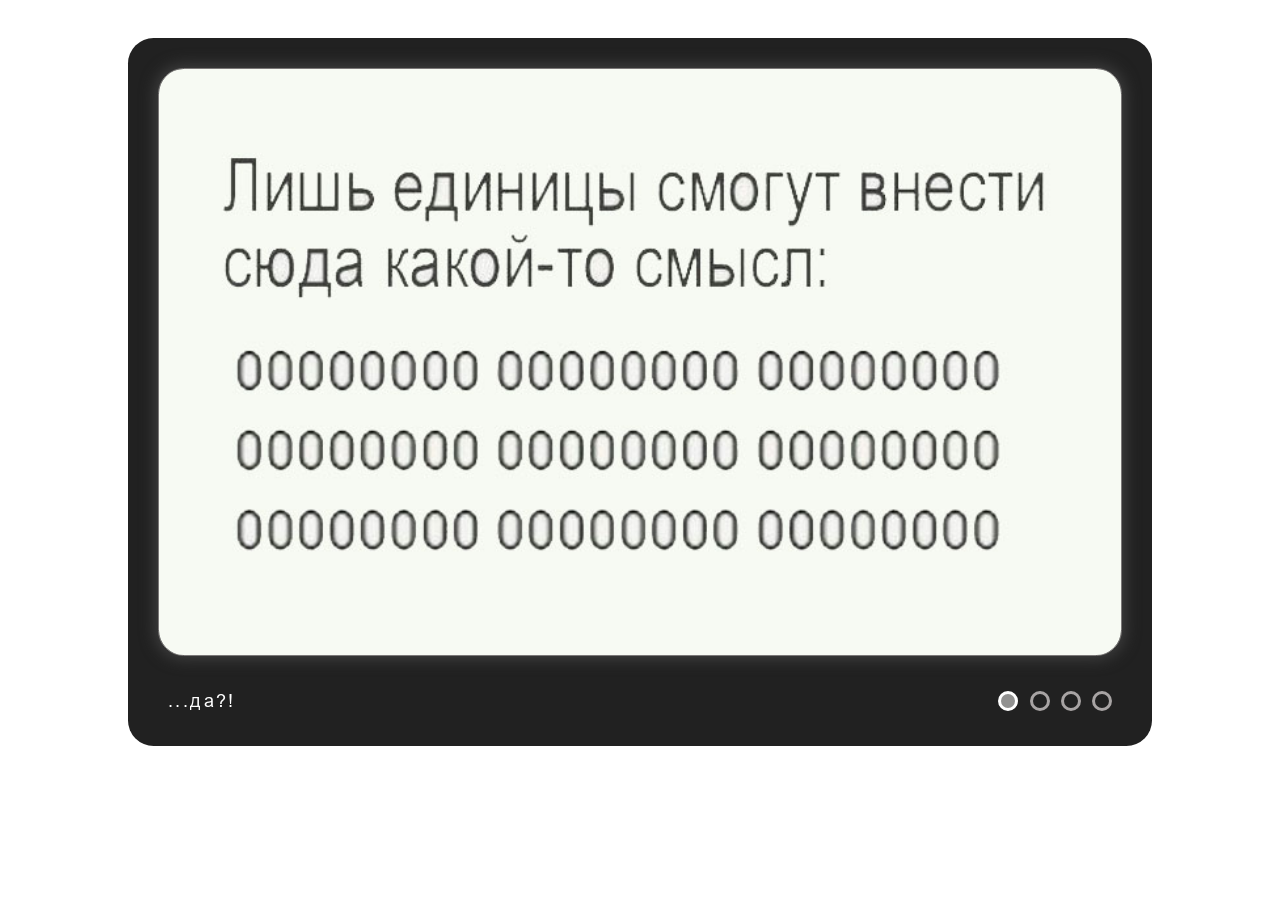
<file: projects/cssMemeSlider/index.html>
<!DOCTYPE html>
<html lang="en">

<head>
    <meta charset="UTF-8">
    <meta name="viewport" content="width=device-width, initial-scale=1.0">
    <link rel="stylesheet" href="./style.css">
    <title>CSS meme slider</title>
</head>

<body>
    <div class="up"></div>
    <div class="container">
        <div class="slider">
            <div class="images">
                <img class="img-slider" src="./img/1.jpg">
                <img class="img-slider" src="./img/2.jpg">
                <img class="img-slider" src="./img/3.jpg">
                <img class="img-slider" src="./img/4.jpg">
            </div>
        </div>
        <div class="control-comment">
            <div class="button">
                <span class="button_span bs1"></span>
                <span class="button_span bs2"></span>
                <span class="button_span bs3"></span>
                <span class="button_span bs4"></span>
            </div>
            <div class="comment">
                <p >...да?!</p>
                <p >Образование &#8800; воспитание,
                    <br>
                    образование = знания,
                    <br>
                    знания &#8800; умение применять знания,
                    <br>
                    умение применять знания = воспитание.
                </p>
                <p >Это мнение пессимиста или оптимиста?</p>
                <p >Как вариант</p>
            </div>
        </div>
    </div>
    <script src="./script.js"></script>
</body>

</html>
</file>
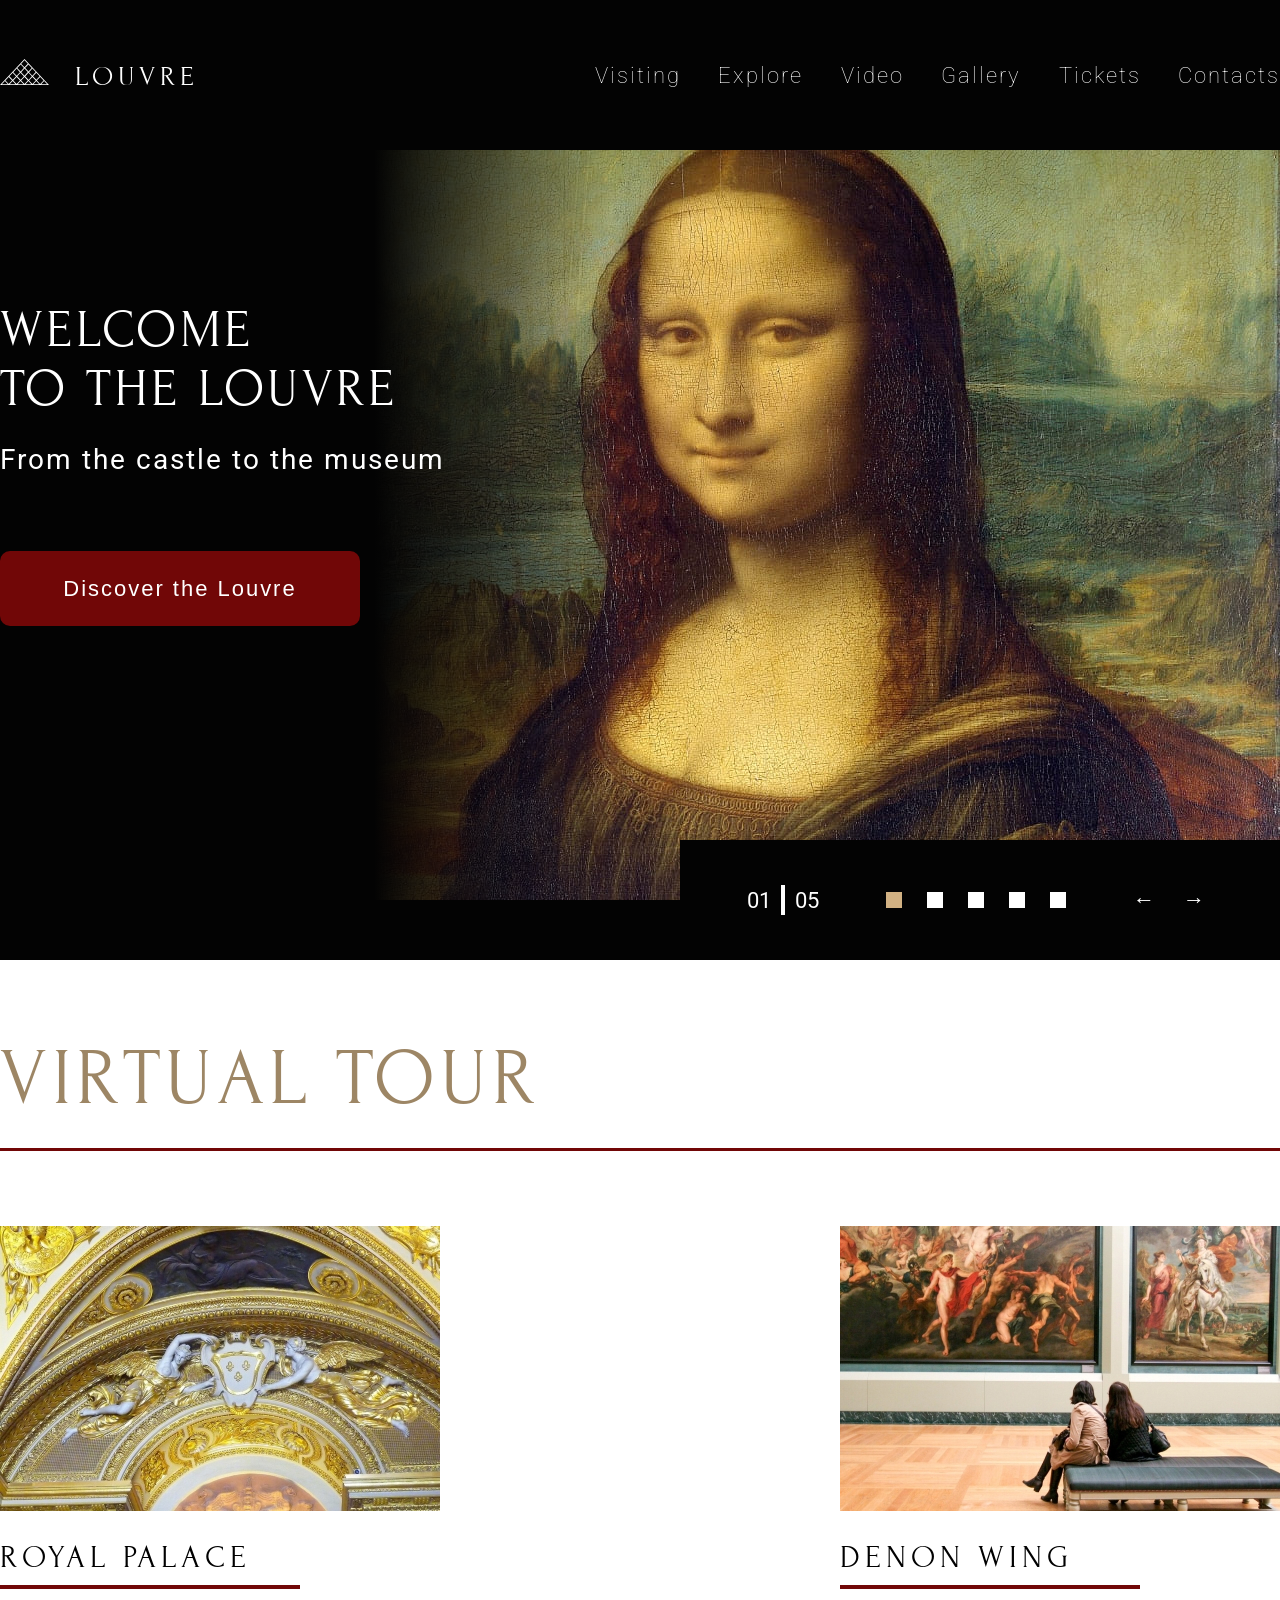
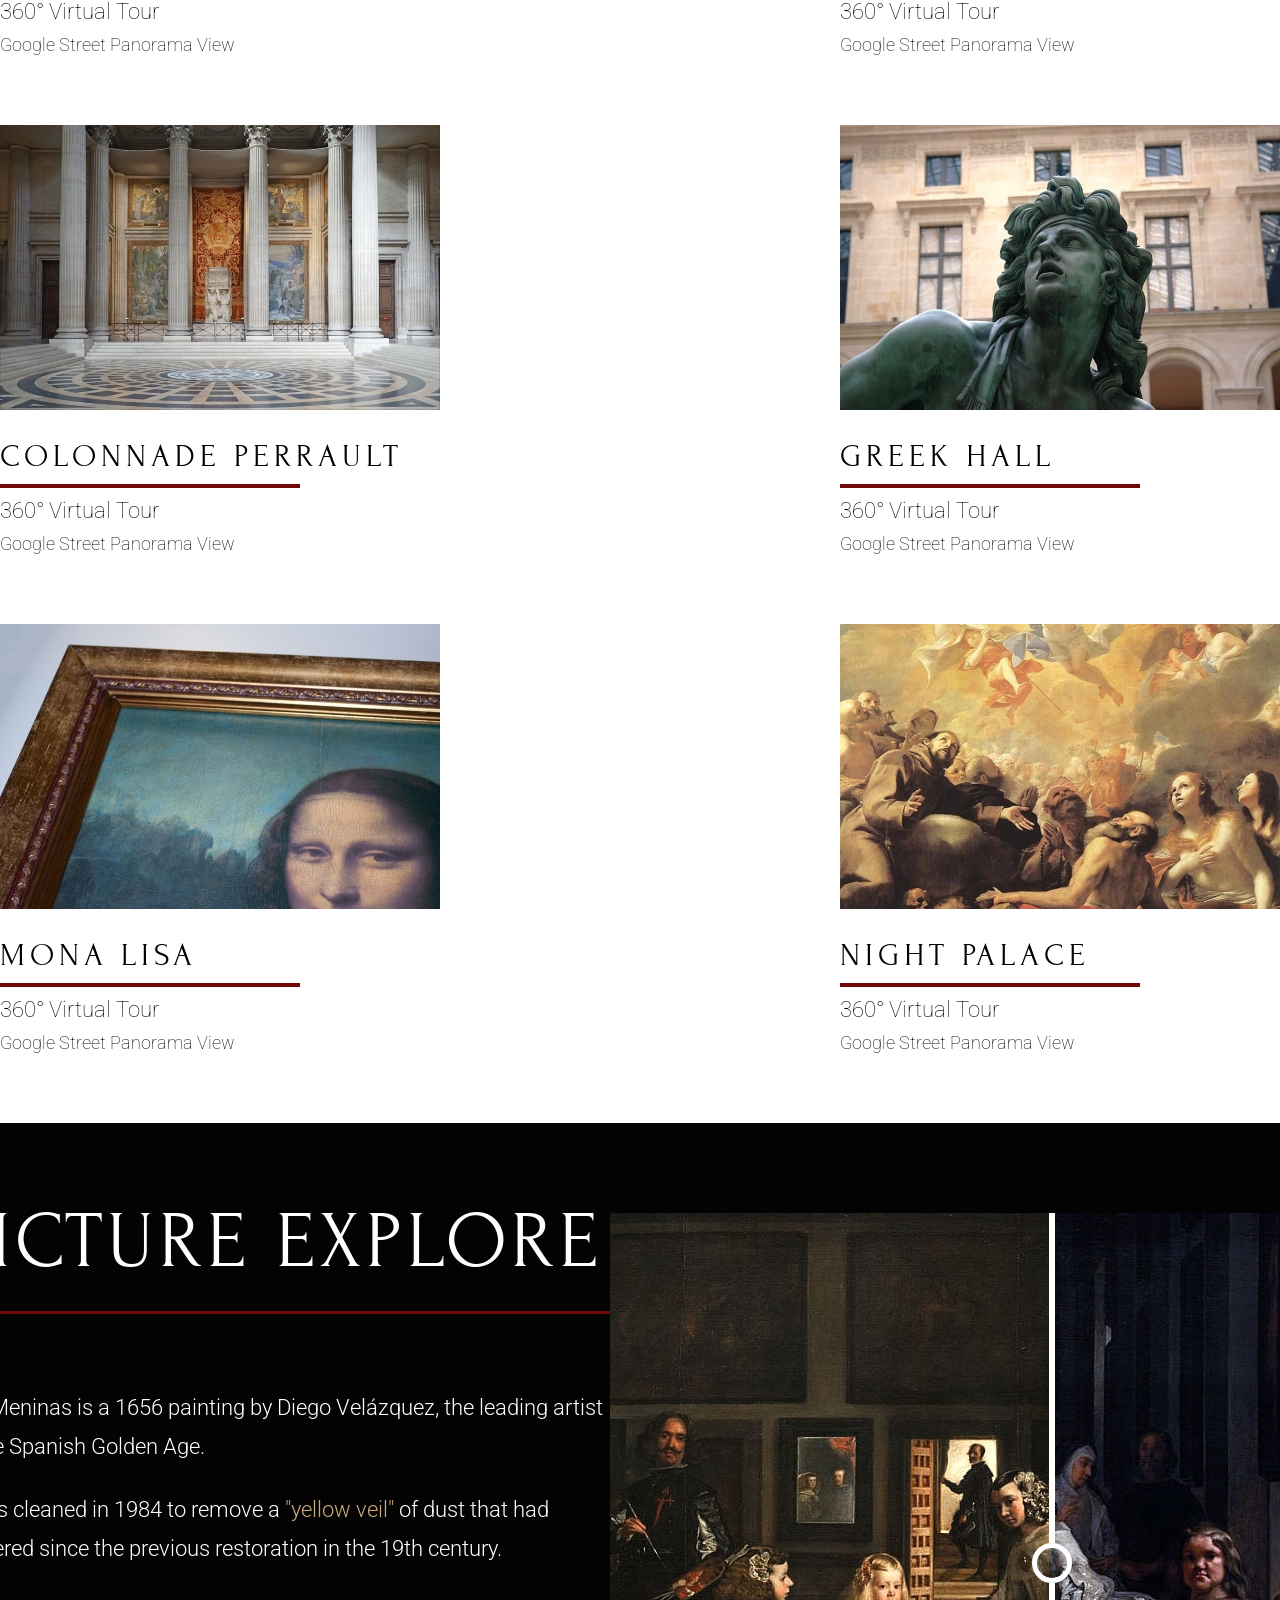
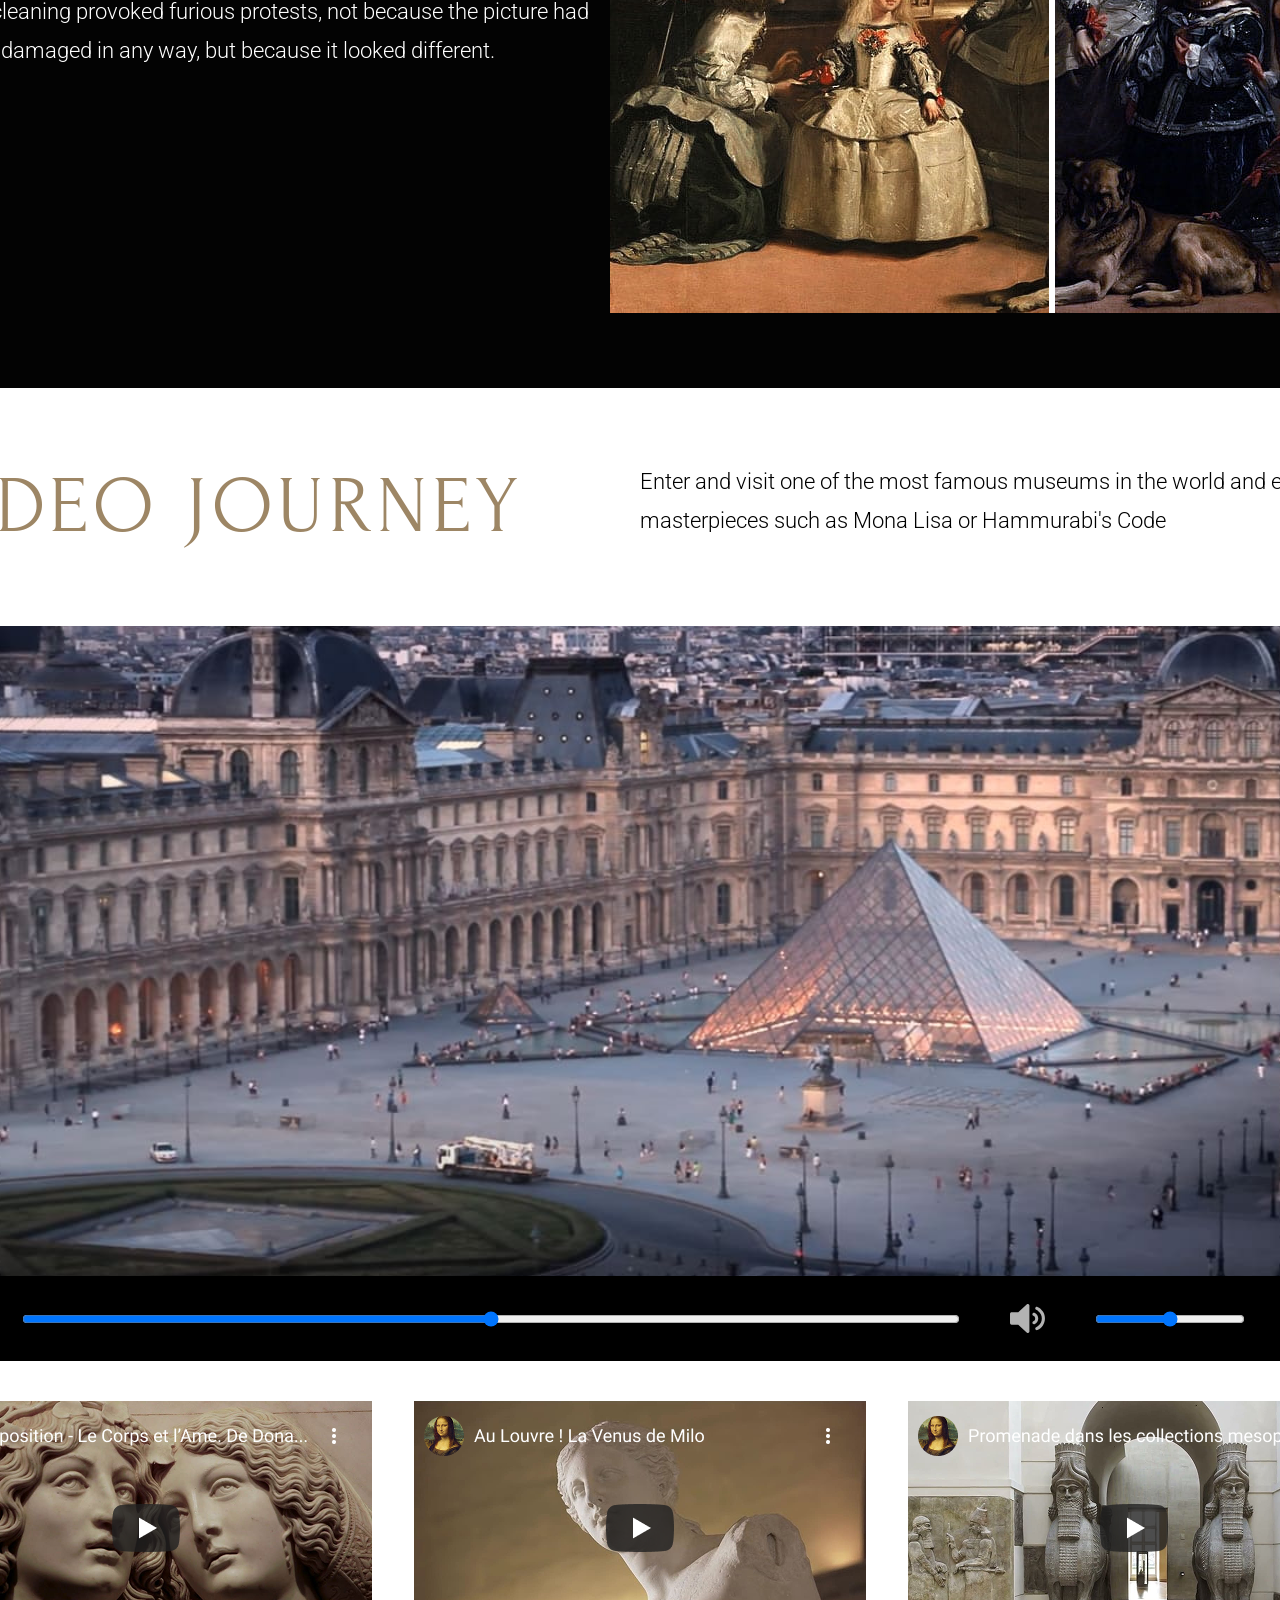
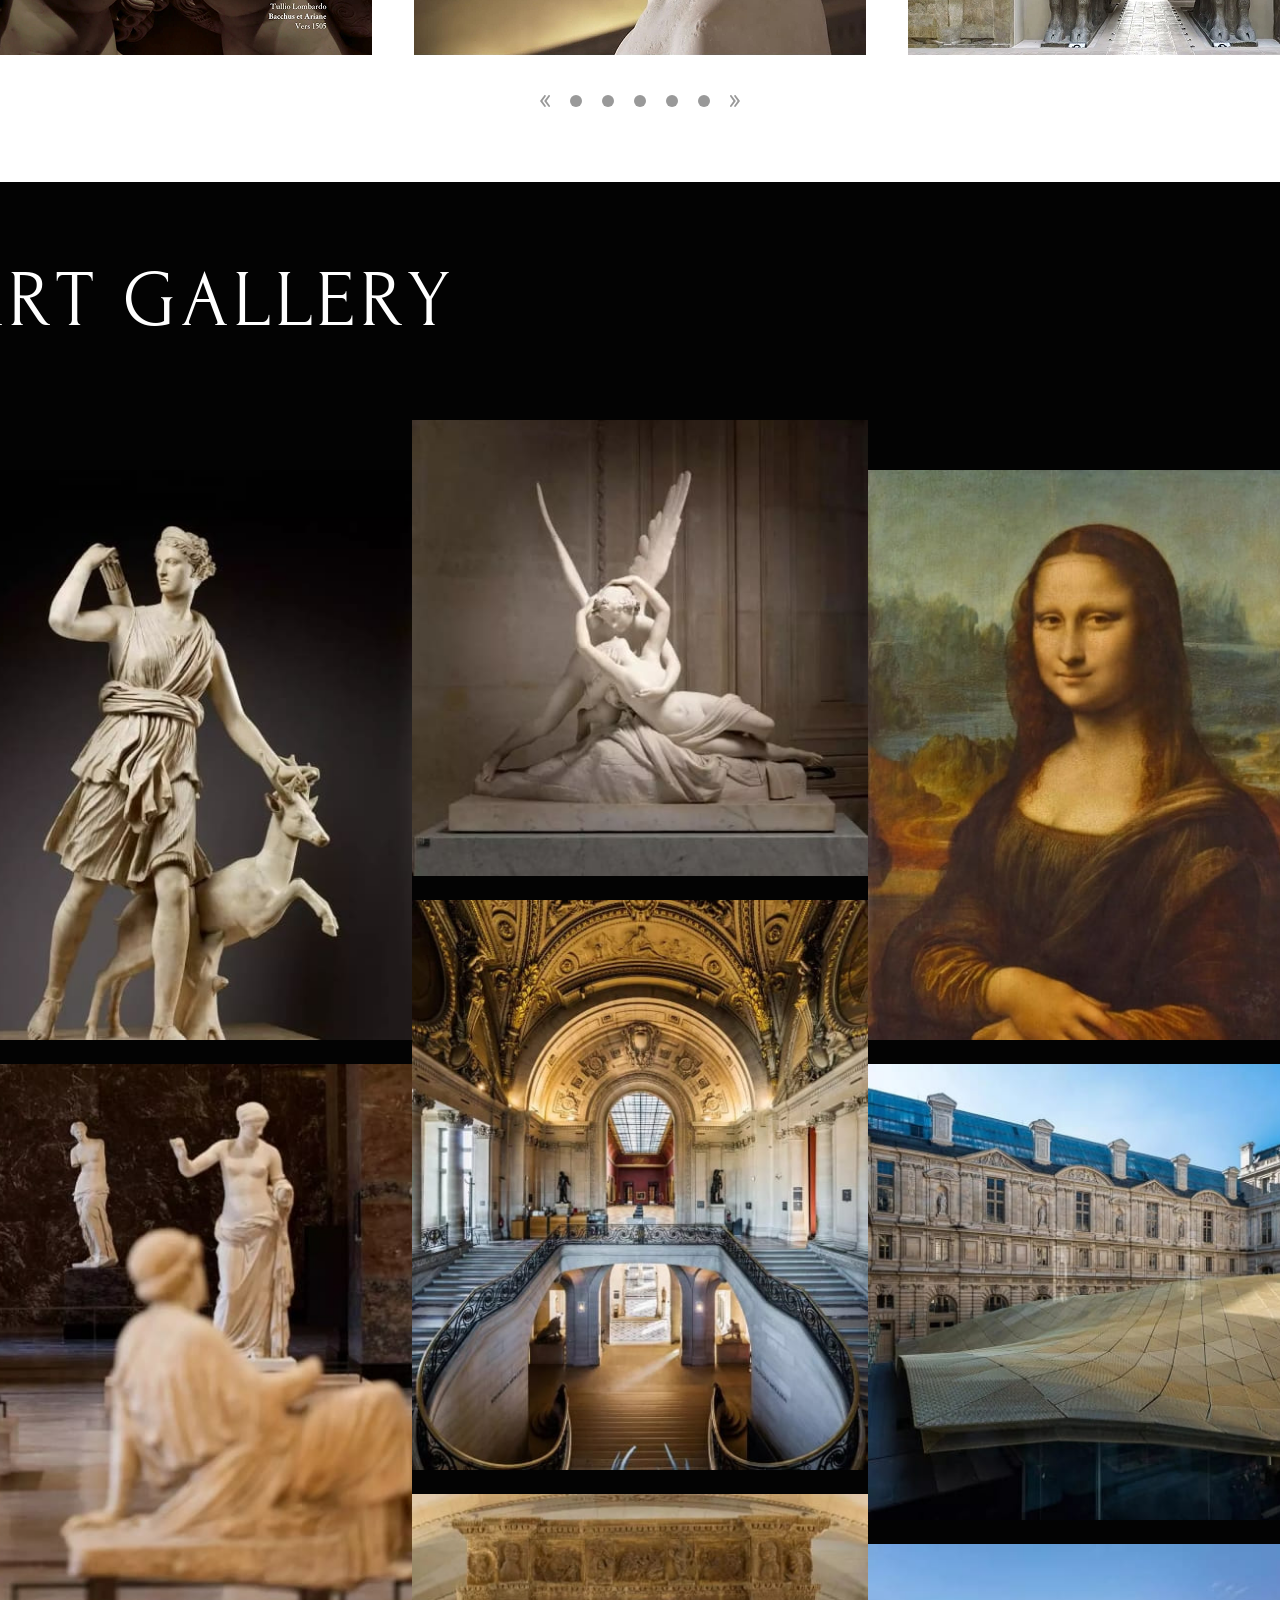
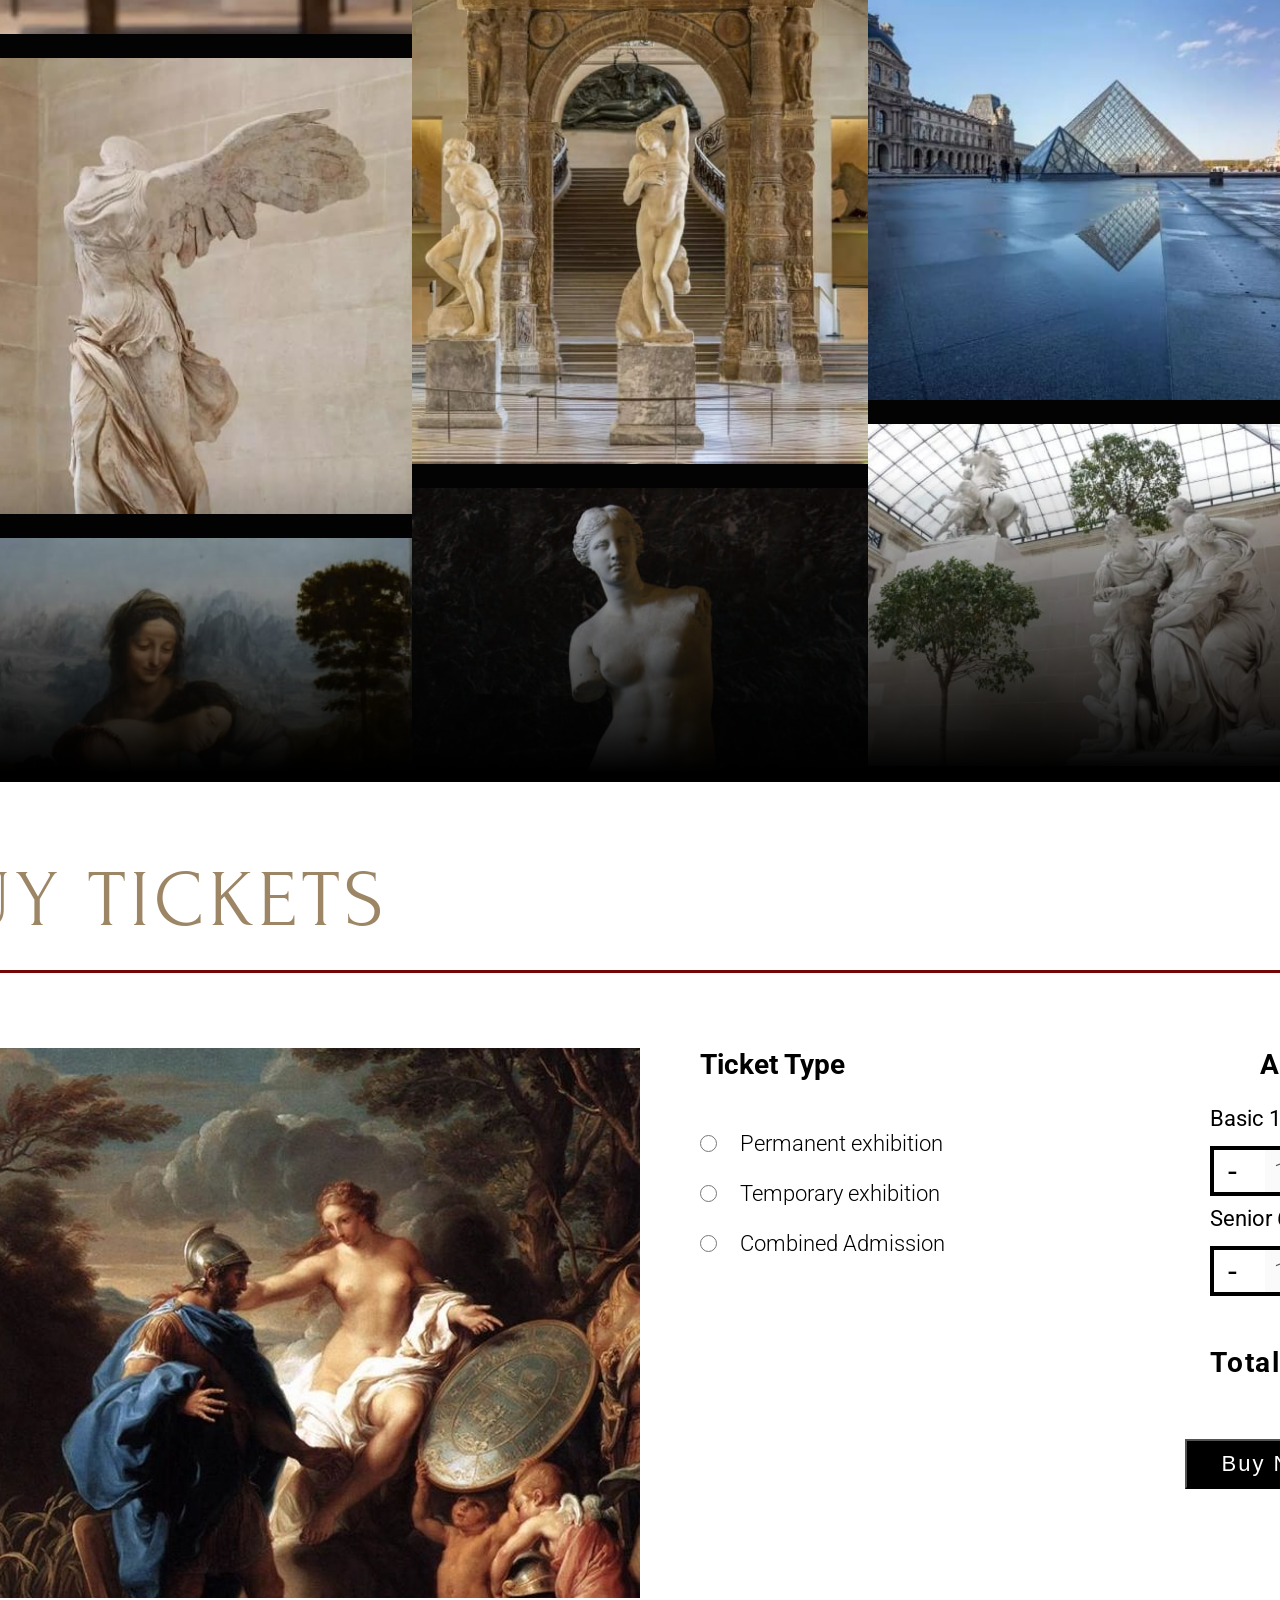
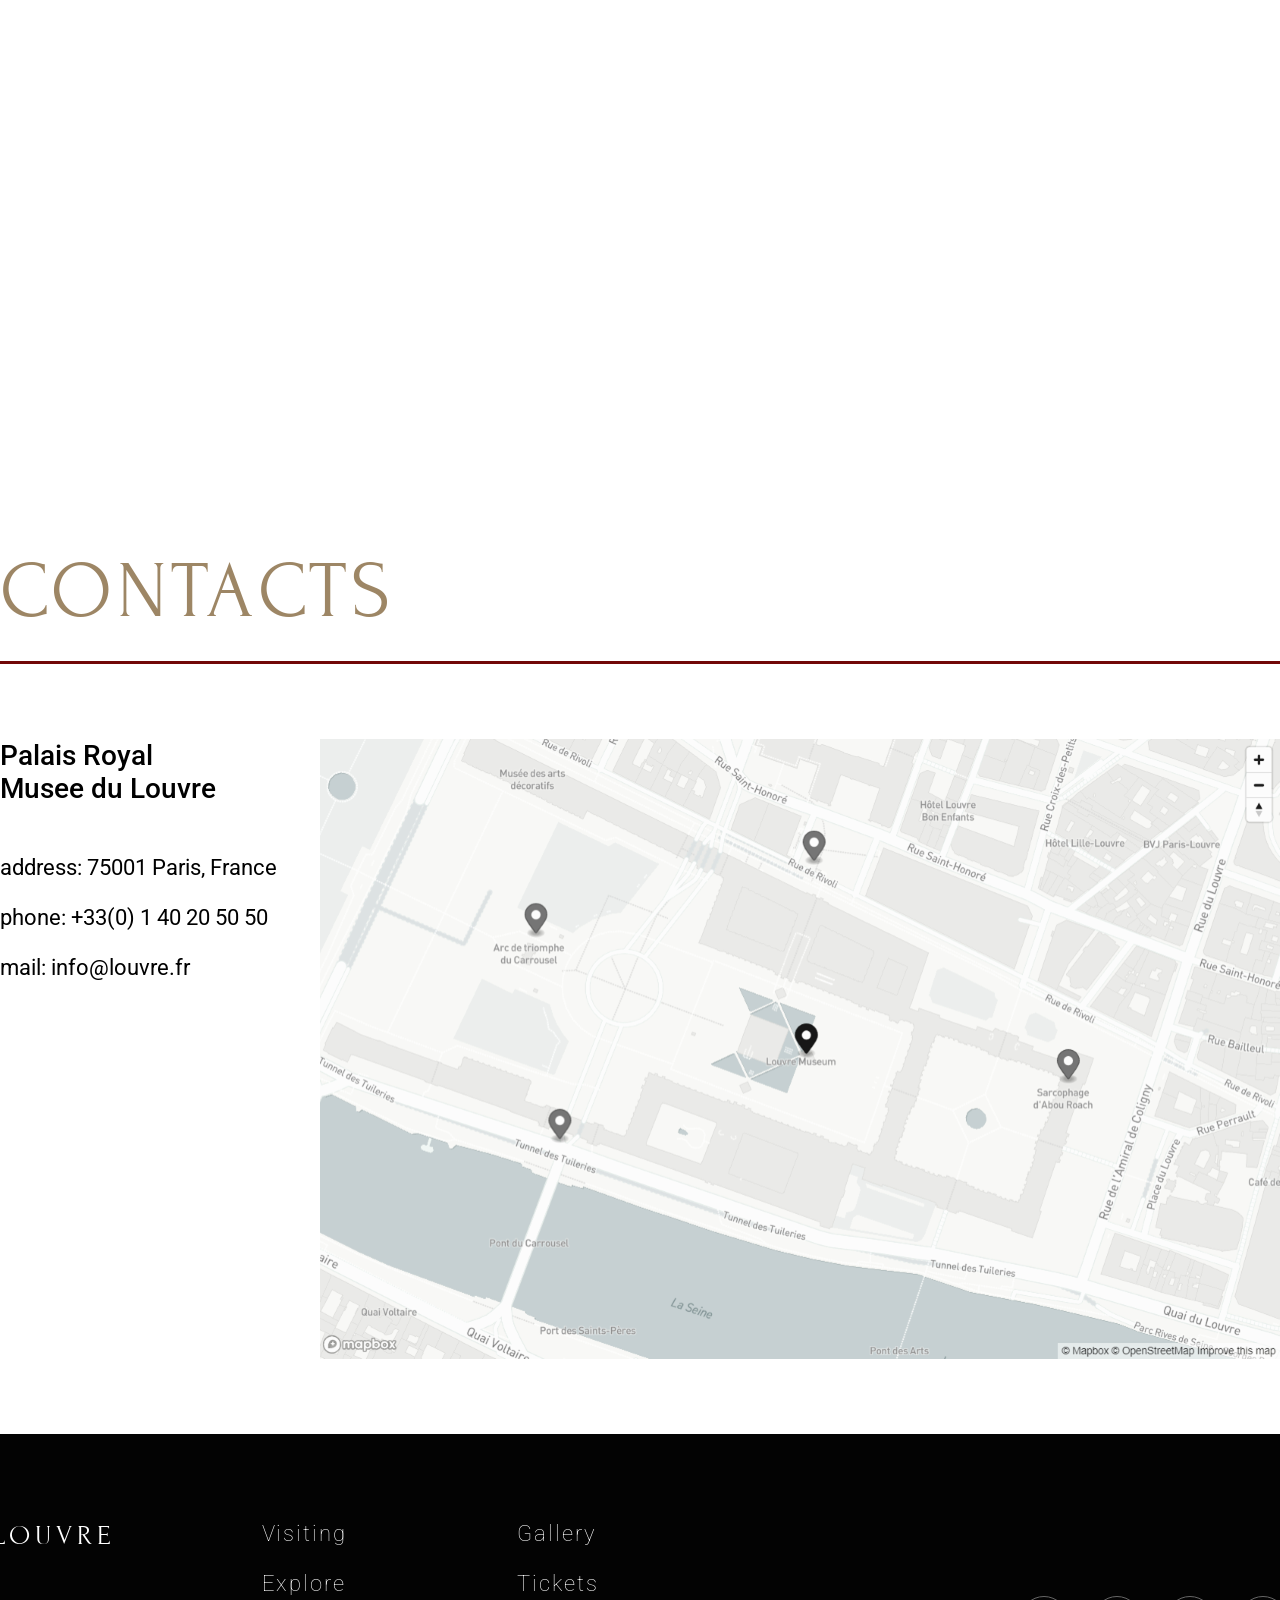
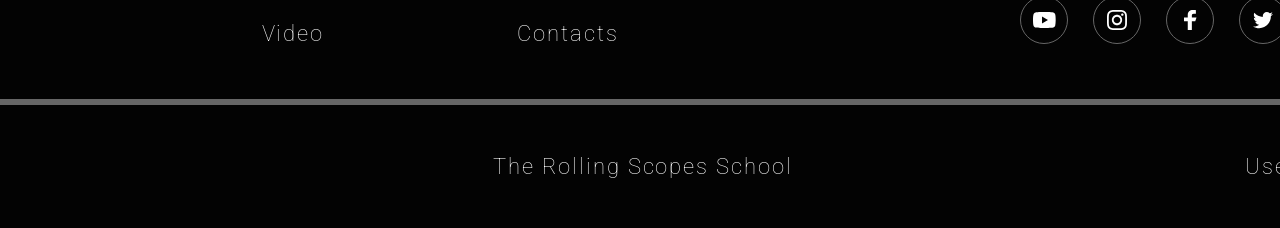
<file: projects/museum/index.html>
<!DOCTYPE html>
<html lang="en">
<head>
    <meta charset="UTF-8">
    <meta name="viewport" content="width=device-width, initial-scale=1.0">
    <title>Museum</title>
    <link rel="stylesheet" href="style.css">
    <link type="image/x-icon" rel="shortcut icon" href="./assets/favicon.ico">
</head>
<body>
    <header>
        <div class="wrapper">
            <div class="logo">
                <img src="./assets/logo.svg" alt="logo">
                <p>LOUVRE</p>
            </div>
            <nav class="burger-menu">
                <ul>
                    <li><a href="#visiting">Visiting</a></li>
                    <li><a href="#explore">Explore</a></li>
                    <li><a href="#video">Video</a></li>
                    <li><a href="#gallery">Gallery</a></li>
                    <li><a href="#tickets">Tickets</a></li>
                    <li><a href="#contacts">Contacts</a></li>
                </ul>
            </nav>
            <div class="burger-button" id="burgerButton">
                <span></span>
                <span></span>
                <span></span>
            </div>
        </div>
    </header>
    <main>
        <section class="welcome">
            <div class="wrapper">
                <div class="welcom_content">
                    <h1>WELCOME<br>TO THE LOUVRE</h1>
                    <p>From the castle to the museum</p>
                    <button type="button" onclick="window.location.href='https://www.google.com/maps/@48.8618159,2.3366818,3a,75y,81.55h,73.4t/data=!3m7!1e1!3m5!1sAF1QipOVxZQuSy3Bx9T_HpH_7FtBHDTXvI6SF-A10ocT!2e10!3e12!7i5472!8i2736'">Discover the Louvre</button>
                </div>
                <div class="img-welcome">
                    <img src="./assets/img/welcome-slider/1.jpg" alt="img">
                </div>
                <div class="slider-pagination">
                    <div class="pages">
                        <p>01</p>
                        <span class="line-vertical"></span>
                        <p>05</p>
                    </div>
                    <div class="carousel">
                        <span class="active"></span>
                        <span></span>
                        <span></span>
                        <span></span>
                        <span></span>
                    </div>
                    <div class="arrows">
                        <p>&#8592;</p>
                        <p>&#8594;</p>
                    </div>
                </div>
            </div>
        </section>
        <section class="visiting" id="visiting">
            <div class="wrapper">
                <h2>VIRTUAL TOUR</h2>
                <span class="line-horizontal-1"></span>
                <div class="visiting-box">
                    <a href="https://www.google.com/maps/@48.8606882,2.3356791,3a,90y,328.36h,87.55t/data=!3m7!1e1!3m5!1sAF1QipMZ9YgnArbwEIbTDANeSQYFu9gNqpW_2Sv8FBvY!2e10!3e12!7i4352!8i1815">
                        <div>
                            <img src="./assets/img/virtual-tour/Rectangle1.jpg" alt="Royal Palace">
                            <h3>ROYAL PALACE</h3>
                            <span class="line-horizontal-2"></span>
                            <p>360° Virtual Tour</p>
                            <p>Google Street Panorama View</p>
                        </div>
                    </a>
                    <a href="https://www.google.com/maps/@48.8563254,2.3352706,3a,75y,90t/data=!3m7!1e1!3m5!1sAF1QipNRj_CwP4coDMYdCHj6qHeBeJpI2VxU5BUsOX4F!2e10!3e12!7i11000!8i5500">
                        <div>
                            <img src="./assets/img/virtual-tour/Rectangle2.jpg" alt="Denon Wing">
                            <h3>DENON WING</h3>
                            <span class="line-horizontal-2"></span>
                            <p>360° Virtual Tour</p>
                            <p>Google Street Panorama View</p>
                        </div>
                    </a>
                    <a href="https://www.google.com/maps/@48.8601723,2.3395439,3a,88.4y,322.04h,84.25t/data=!3m7!1e1!3m5!1sAF1QipNMZGQuEA-pAUvIG_eP_2f3gWTKZEJ6XLVJ-Pgb!2e10!3e12!7i10240!8i5120">
                        <div>
                            <img src="./assets/img/virtual-tour/Rectangle3.jpg" alt="Colonnade Perrault">
                            <h3>COLONNADE PERRAULT</h3>
                            <span class="line-horizontal-2"></span>
                            <p>360° Virtual Tour</p>
                            <p>Google Street Panorama View</p>
                        </div>
                    </a>
                    <a href="https://www.google.com/maps/@48.860183,2.3356156,3a,90y,177.69h,95.61t/data=!3m7!1e1!3m5!1sAF1QipP7uFZnTITRe-7AEVAgHAfqiCL-03gvBHcYWgF3!2e10!3e12!7i5472!8i2736">
                        <div>
                            <img src="./assets/img/virtual-tour/Rectangle4.jpg" alt="Greek hall">
                            <h3>GREEK HALL</h3>
                            <span class="line-horizontal-2"></span>
                            <p>360° Virtual Tour</p>
                            <p>Google Street Panorama View</p>
                        </div>
                    </a>
                    <a href="https://www.google.com/maps/@48.8598788,2.3355157,3a,82.2y,7.53h,94t/data=!3m7!1e1!3m5!1sAF1QipO1wkUUbyzpPjj-OR0mR5etZJT-xl-40XK8rDQ3!2e10!3e12!7i10240!8i5120">
                        <div>
                            <img src="./assets/img/virtual-tour/Rectangle5.jpg" alt="Mona Lisa">
                            <h3>MONA LISA</h3>
                            <span class="line-horizontal-2"></span>
                            <p>360° Virtual Tour</p>
                            <p>Google Street Panorama View</p>
                        </div>
                    </a>
                    <a href="https://www.google.com/maps/@48.8563254,2.3352706,3a,90y,21.26h,79.91t/data=!3m7!1e1!3m5!1sAF1QipPpGAowYatVyk3MMGnZAaQkYm2EUk-Dlca06SS5!2e10!3e12!7i11304!8i5652">
                        <div>
                            <img src="./assets/img/virtual-tour/Rectangle6.jpg" alt="Night Palace">
                            <h3>NIGHT PALACE</h3>
                            <span class="line-horizontal-2"></span>
                            <p>360° Virtual Tour</p>
                            <p>Google Street Panorama View</p>
                        </div>
                    </a>
                </div>
            </div>
        </section>
        <section class="explore" id="explore">
            <div class="wrapper">
                <div class="explore-content">
                    <h2>PICTURE EXPLORE</h2>
                    <span class="line-horizontal-1"></span>
                    <div class="explore-text">
                        <p>Las Meninas is a 1656 painting by Diego Velázquez, the leading artist of the Spanish Golden Age.</p>
                        <p>It was cleaned in 1984 to remove a <span class="yellow">"yellow veil"</span> of dust that had gathered since the previous restoration in the 19th century.</p>
                        <p>The cleaning provoked furious protests, not because the picture had been damaged in any way, but because it looked different.</p>
                    </div>
                </div>
                <div class="explore-img">
                    <div class="explore-compare">
                        <div class="img-wrapper">
                            <div class="img-box after">
                                <img src="./assets/img/explore-slider/after.jpg" alt="Image after">
                            </div>
                            <div class="divider">
                                <span class="line-top"></span>
                                <span class="circle"></span>
                                <span class="line-bottom"></span>
                            </div>
                            <div class="img-box before">
                                <img src="./assets/img/explore-slider/before.jpg" alt="Image before">
                            </div>
                        </div>
                    </div>
                </div>
            </div>
        </section>
        <section class="video" id="video">
            <div class="wrapper">
                <div class="video-text">
                    <h2>VIDEO JOURNEY</h2>
                    <p>Enter and visit one of the most famous museums in the world and enjoy masterpieces such as Mona Lisa or Hammurabi's Code</p>
                </div>
                <div class="video-player">
                    <!-- <video src=""></video> -->
                    <div class="video-window">
                        <img src="./assets/video/poster0.jpg" alt="poster">
                    </div>
                    <div class="video-controls">
                        <div class="control_buttons">
                            <svg width="23" height="30" viewBox="0 0 23 30" fill="none" xmlns="http://www.w3.org/2000/svg">
                                <path d="M23 15.0051L0 0C0 22.6144 0 11.5158 0 30L23 15.0051Z" fill="#B3B3B3" />
                            </svg>
                            <input class="video" type="range">
                            <svg width="36" height="30" viewBox="0 0 36 30" fill="none" xmlns="http://www.w3.org/2000/svg">
                                <g clip-path="url(#clip0_1_34)">
                                    <path d="M18.3326 0C17.8816 0 17.4905 0.156374 17.1604 0.469123L8.48928 8.68426H1.66737C1.21531 8.68426 0.825273 8.84064 0.495164 9.15339C0.165055 9.46614 0 9.83665 0 10.2639V19.7361C0 20.1633 0.165055 20.5339 0.495164 20.8466C0.825273 21.1594 1.21636 21.3157 1.66737 21.3157H8.48928L17.1604 29.5309C17.4905 29.8436 17.8806 30 18.3326 30C18.7847 30 19.1747 29.8436 19.5048 29.5309C19.8349 29.2181 20 28.8486 20 28.4203V1.57968C20 1.15239 19.8349 0.781873 19.5059 0.469123C19.1768 0.156374 18.7857 0 18.3337 0H18.3326Z" fill="#B3B3B3" />
                                    <path d="M28.0399 18.515C28.7419 17.434 29.0929 16.266 29.0929 15.01C29.0929 13.754 28.7419 12.582 28.0399 11.492C27.3379 10.402 26.4099 9.63396 25.2529 9.18796C25.0879 9.10596 24.8809 9.06396 24.6339 9.06396C24.2049 9.06396 23.8329 9.21697 23.5189 9.52197C23.2049 9.82897 23.0479 10.203 23.0479 10.649C23.0479 10.996 23.1469 11.289 23.3459 11.528C23.5449 11.767 23.7829 11.974 24.0639 12.147C24.3439 12.32 24.6249 12.51 24.9059 12.717C25.1869 12.924 25.4259 13.216 25.6239 13.596C25.8219 13.976 25.9209 14.447 25.9209 15.008C25.9209 15.569 25.8219 16.04 25.6239 16.42C25.4259 16.8 25.1869 17.093 24.9059 17.299C24.6249 17.505 24.3439 17.696 24.0639 17.869C23.7829 18.042 23.5439 18.249 23.3459 18.488C23.1479 18.727 23.0479 19.021 23.0479 19.367C23.0479 19.813 23.2059 20.188 23.5189 20.494C23.8329 20.798 24.2039 20.953 24.6339 20.953C24.8809 20.953 25.0879 20.912 25.2529 20.829C26.4089 20.366 27.3379 19.594 28.0399 18.512V18.515Z" fill="#B3B3B3" />
                                    <path d="M33.8744 22.1208C35.2915 19.9463 36 17.5714 36 14.999C36 12.4276 35.2915 10.0547 33.8744 7.87713C32.4574 5.70262 30.5822 4.11727 28.2497 3.12618C28.0337 3.04274 27.8167 3 27.5997 3C27.1667 3 26.7913 3.15976 26.4744 3.47927C26.1574 3.79878 26 4.17629 26 4.61384C26 5.26914 26.325 5.76469 26.975 6.1015C27.9075 6.58891 28.5414 6.95828 28.8744 7.21063C30.1078 8.11829 31.0707 9.25592 31.762 10.6255C32.4534 11.9952 32.7996 13.4523 32.7996 15C32.7996 16.5457 32.4534 18.0038 31.762 19.3745C31.0707 20.7441 30.1078 21.8817 28.8744 22.7894C28.5414 23.0417 27.9075 23.4111 26.975 23.8985C26.325 24.2353 26 24.7298 26 25.3862C26 25.8227 26.1585 26.2012 26.4744 26.5207C26.7903 26.8402 27.1738 27 27.6239 27C27.8238 27 28.0327 26.9573 28.2487 26.8738C30.5811 25.8817 32.4574 24.2984 33.8734 22.1219L33.8744 22.1208Z" fill="#B3B3B3" />
                                </g>
                                <defs>
                                    <clipPath id="clip0_1_34">
                                        <rect width="36" height="30" fill="white"/>
                                    </clipPath>
                                </defs>
                            </svg>
                            <input class="volume" type="range">
                            <svg width="36" height="36" viewBox="0 0 36 36" fill="none" xmlns="http://www.w3.org/2000/svg">
                                <g clip-path="url(#clip0_1_28)">
                                    <path d="M31.744 31.7534H23.2432V35.9999H35.9995V23.2402H31.744V31.7534Z" fill="#B3B3B3" />
                                    <path d="M4.25546 23.2402H0V35.9999H12.7563V31.7534H4.25546V23.2402Z" fill="#B3B3B3" />
                                    <path d="M0 12.7597H4.25546V4.25656H12.7563V0H0V12.7597Z" fill="#B3B3B3" />
                                    <path d="M23.2432 0V4.25656H31.744V12.7597H35.9995V0H23.2432Z" fill="#B3B3B3" />
                                </g>
                                <defs>
                                    <clipPath id="clip0_1_28">
                                        <rect width="36" height="36" fill="white"/>
                                    </clipPath>
                                </defs>
                            </svg>
                        </div>
                    </div>
                </div>
                <div class="video-slide">
                    <img src="./assets/img/video/video_slide_item_1.png" alt="video">
                    <img src="./assets/img/video/video_slide_item_2.png" alt="video">
                    <img src="./assets/img/video/video_slide_item_3.png" alt="video">
                </div>
                <div class="video-nav">
                    <svg width="10" height="12" viewBox="0 0 10 12" fill="none" xmlns="http://www.w3.org/2000/svg">
                        <path fill-rule="evenodd" clip-rule="evenodd" d="M5.4777 0.219168C5.87773 0.564178 5.94259 1.19347 5.62256 1.62473L2.37578 6.00004L5.62256 10.3753C5.94259 10.8066 5.87773 11.4359 5.4777 11.7809C5.07766 12.1259 4.49394 12.056 4.17391 11.6247L0 6.00004L4.17391 0.375342C4.49394 -0.0559202 5.07766 -0.125842 5.4777 0.219168ZM9.65184 0.219168C10.0519 0.564178 10.1167 1.19347 9.7967 1.62473L6.54992 6.00004L9.7967 10.3753C10.1167 10.8066 10.0519 11.4359 9.65184 11.7809C9.2518 12.1259 8.66808 12.056 8.34805 11.6247L4.17414 6.00004L8.34805 0.375342C8.66808 -0.0559202 9.2518 -0.125842 9.65184 0.219168Z" fill="#999999" />
                    </svg>
                    <span class="video-circle active"></span>
                    <span class="video-circle"></span>
                    <span class="video-circle"></span>
                    <span class="video-circle"></span>
                    <span class="video-circle"></span>
                    <svg width="10" height="12" viewBox="0 0 10 12" fill="none" xmlns="http://www.w3.org/2000/svg">
                        <path fill-rule="evenodd" clip-rule="evenodd" d="M0.348163 0.219168C0.748196 -0.125842 1.33192 -0.0559202 1.65195 0.375342L5.82586 6.00004L1.65194 11.6247C1.33192 12.056 0.748195 12.1259 0.348162 11.7809C-0.0518709 11.4359 -0.116729 10.8066 0.203297 10.3753L3.45008 6.00004L0.203298 1.62473C-0.116728 1.19347 -0.05187 0.564177 0.348163 0.219168ZM4.5223 0.219168C4.92234 -0.125841 5.50606 -0.0559197 5.82609 0.375342L10 6.00004L5.82609 11.6247C5.50606 12.056 4.92234 12.1259 4.5223 11.7809C4.12227 11.4359 4.05741 10.8066 4.37744 10.3753L7.62422 6.00004L4.37744 1.62473C4.05741 1.19347 4.12227 0.564178 4.5223 0.219168Z" fill="#999999" />
                    </svg>
                </div>
            </div>
        </section>
        <section class="gallery" id="gallery">
            <div class="wrapper">
                <h2>ART GALLERY</h2>
                <div class="gallery-box">
                    <div class="column-1">
                        <img src="./assets/img/galery/galery2.jpg" alt="galery2">
                        <img src="./assets/img/galery/galery9.jpg" alt="galery9">
                        <img src="./assets/img/galery/galery4.jpg" alt="galery4">
                        <img src="./assets/img/galery/galery6.jpg" alt="galery6">
                    </div>
                    <div class="column-2">
                        <img src="./assets/img/galery/galery1.jpg" alt="galery1">
                        <img src="./assets/img/galery/galery8.jpg" alt="galery8">
                        <img src="./assets/img/galery/galery3.jpg" alt="galery3">
                        <img src="./assets/img/galery/galery5.jpg" alt="galery5">
                    </div>
                    <div class="column-3">
                        <img src="./assets/img/galery/galery7.jpg" alt="galery7">
                        <img src="./assets/img/galery/galery10.jpg" alt="galery10">
                        <img src="./assets/img/galery/galery15.jpg" alt="galery15">
                        <img src="./assets/img/galery/galery12.jpg" alt="galery12">
                    </div>
                    <div class="overlay-gradient"></div>
                </div>
            </div>
        </section>
        <section class="tickets" id="tickets">
            <div class="wrapper">
                <h2>BUY TICKETS</h2>
                <span class="line-horizontal-1"></span>
                <div class="tickets-content">
                    <div class="tickets-img-box">
                        <img src="./assets/img/tickets/tickets.png" alt="tickets image">
                    </div>
                    <div class="tickets-type">
                        <h3>Ticket Type</h3>
                        <label>
                            <input type="radio" name="exhibition" value="permanent">
                            Permanent exhibition
                        </label>
                        <label>
                            <input type="radio" name="exhibition" value="temporary">
                            Temporary exhibition
                        </label>
                        <label>
                            <input type="radio" name="exhibition" value="combined">
                            Combined Admission
                        </label>
                    </div>
                    <div class="tickets-amount">
                         <div class="box-amount">
                            <h3>Amount</h3>
                            <div class="counter-group">
                                <p class="counter-label">Basic 18+</p>
                                <div class="count">
                                    <button class="btn-minus">-</button>
                                    <input name="basic_18+" type="number" value="1" min="1" max="10" disabled>
                                    <button class="btn-plus">+</button>
                                </div>
                            </div>
                            <div class="counter-group">
                                <p class="counter-label">Senior 65+</p>
                                <div class="count">
                                    <button class="btn-minus">-</button>
                                    <input name="senior_65+" type="number" value="1" min="1" max="10" disabled>
                                    <button class="btn-plus">+</button>                                    
                                </div>
                            </div>
                            <h3 class="total">Total €220</h3>
                         </div>
                         <button>Buy Now</button>
                    </div>
                </div>
            </div>
        </section>
        <div class="parallax">
            <div>
                <img src="./assets/img/parallax.jpg" alt="parallax">
            </div>
        </div>
        <section class="contacts" id="contacts">
            <div class="wrapper">
                <h2>CONTACTS</h2>
                <span class="line-horizontal-1"></span>
                <div class="contacts-content">
                    <div class="contacts-text">
                        <h3>Palais Royal Musee du Louvre</h3>
                        <p>address: 75001 Paris, France</p>
                        <p>phone: <a href="tel:+330140205050">+33(0) 1 40 20 50 50</a></p>
                        <p>mail: <a href="mailto:info@louvre.fr">info@louvre.fr</a></p>
                    </div>
                    <div class="contacts-box-map">
                        <img src="./assets/img/map/map.png" alt="map">
                    </div>
                </div>
            </div>
        </section>
    </main>
    <footer>
        <div class="wrapper">
            <div class="footer-top">
                <div class="logo">
                    <img src="./assets/logo.svg" alt="logo">
                    <p>LOUVRE</p>
                </div>
                <div class="footer-nav">
                    <nav>
                        <ul>
                            <li><a href="#visiting">Visiting</a></li>
                            <li><a href="#explore">Explore</a></li>
                            <li><a href="#video">Video</a></li>
                            <li><a href="#gallery">Gallery</a></li>
                            <li><a href="#tickets">Tickets</a></li>
                            <li><a href="#contacts">Contacts</a></li>
                        </ul>
                    </nav>
                </div>
                <div class="social">
                    <nav>
                        <ul>
                            <li>
                                <a href="https://www.youtube.com/user/louvre">
                                    <svg width="24" height="24" viewBox="0 0 24 24" fill="none" xmlns="http://www.w3.org/2000/svg">
                                        <path d="M10.03 15.38V8.62L15.97 12L10.03 15.38ZM23.23 6.5C23.1026 6.01772 22.8508 5.57733 22.4998 5.22285C22.1488 4.86838 21.711 4.61222 21.23 4.48C19.46 4 12.35 4 12.35 4C12.35 4 5.25 4 3.48 4.48C2.99901 4.61222 2.56115 4.86838 2.21018 5.22285C1.85921 5.57733 1.60743 6.01772 1.48 6.5C1 8.28 1 12 1 12C1 12 1 15.72 1.47 17.5C1.5983 17.9835 1.85159 18.4247 2.20441 18.7793C2.55723 19.1338 2.99717 19.3893 3.48 19.52C5.25 20 12.36 20 12.36 20C12.36 20 19.46 20 21.23 19.52C21.711 19.3878 22.1488 19.1316 22.4998 18.7771C22.8508 18.4227 23.1026 17.9823 23.23 17.5C23.71 15.72 23.71 12 23.71 12C23.71 12 23.71 8.28 23.24 6.5H23.23Z" fill="white" />
                                    </svg>
                                </a>
                            </li>
                            <li>
                                <a href="https://www.instagram.com/museelouvre/">
                                    <svg width="24" height="24" viewBox="0 0 24 24" fill="none" xmlns="http://www.w3.org/2000/svg">
                                        <path d="M13.0202 2C14.8202 2 15.2002 2.02 16.1202 2.06C17.1802 2.11 17.9102 2.28 18.5402 2.53C19.2002 2.78 19.7602 3.13 20.3102 3.68C20.8702 4.23 21.2102 4.79 21.4702 5.45C21.7202 6.08 21.8802 6.81 21.9302 7.88C21.9802 8.83 21.9902 9.2 21.9902 11.2V12.8C21.9902 14.8 21.9802 15.17 21.9302 16.12C21.9144 16.9468 21.7589 17.7651 21.4702 18.54C21.2102 19.2 20.8702 19.76 20.3202 20.31C19.7602 20.87 19.2002 21.21 18.5402 21.47C17.9102 21.72 17.1802 21.88 16.1202 21.93C15.1702 21.98 14.7902 21.99 12.7902 21.99H11.2002C9.20015 21.99 8.83015 21.98 7.87015 21.93C7.04333 21.9141 6.22515 21.7586 5.45015 21.47C4.78376 21.2195 4.17981 20.8271 3.68015 20.32C3.16796 19.8186 2.77199 19.211 2.52015 18.54C2.23177 17.765 2.07626 16.9468 2.06015 16.12C2.01113 15.0874 1.99112 14.0537 2.00015 13.02V10.97C2.00015 9.17 2.02015 8.79 2.06015 7.87C2.11015 6.81 2.28015 6.08 2.52015 5.45C2.78015 4.79 3.12015 4.23 3.68015 3.68C4.17533 3.16743 4.78059 2.77418 5.45015 2.53C6.22461 2.23821 7.04278 2.07931 7.87015 2.06C8.79015 2.02 9.17015 2 10.9702 2H13.0202ZM13.0402 3.8H10.9502C9.22015 3.8 8.85015 3.82 7.95015 3.86C6.98015 3.9 6.45015 4.06 6.10015 4.2C5.63015 4.38 5.30015 4.6 4.95015 4.95C4.60015 5.3 4.38015 5.63 4.20015 6.1C4.07015 6.45 3.90015 6.98 3.86015 7.96C3.82015 8.86 3.80015 9.22 3.80015 10.96V13.04C3.80015 14.78 3.82015 15.14 3.86015 16.04C3.90015 17.01 4.06015 17.54 4.20015 17.89C4.38015 18.36 4.60015 18.69 4.95015 19.04C5.30015 19.39 5.63015 19.61 6.10015 19.79C6.45015 19.93 6.98015 20.09 7.96015 20.13C8.93015 20.18 9.28015 20.19 11.4402 20.19H12.5502C14.7202 20.19 15.0602 20.18 16.0402 20.13C17.0102 20.09 17.5402 19.93 17.8902 19.79C18.3602 19.61 18.6902 19.39 19.0402 19.04C19.3902 18.69 19.6102 18.36 19.7902 17.89C19.9302 17.54 20.0902 17.01 20.1302 16.04C20.1802 15.06 20.1902 14.72 20.1902 12.55V11.45C20.1902 9.28 20.1802 8.93 20.1302 7.95C20.0902 6.98 19.9302 6.45 19.7902 6.1C19.6292 5.66543 19.373 5.27246 19.0402 4.95C18.7179 4.61692 18.3249 4.3606 17.8902 4.2C17.2971 3.98317 16.6716 3.86822 16.0402 3.86C15.0409 3.81227 14.0405 3.79226 13.0402 3.8ZM12.0002 6.86C13.362 6.86 14.6681 7.40101 15.6311 8.36401C16.5941 9.32701 17.1352 10.6331 17.1352 11.995C17.1352 13.3569 16.5941 14.663 15.6311 15.626C14.6681 16.589 13.362 17.13 12.0002 17.13C10.6383 17.13 9.33216 16.589 8.36916 15.626C7.40616 14.663 6.86515 13.3569 6.86515 11.995C6.86515 10.6331 7.40616 9.32701 8.36916 8.36401C9.33216 7.40101 10.6383 6.86 12.0002 6.86ZM12.0002 8.66C11.1157 8.66 10.2674 9.01136 9.64195 9.6368C9.01652 10.2622 8.66515 11.1105 8.66515 11.995C8.66515 12.8795 9.01652 13.7278 9.64195 14.3532C10.2674 14.9786 11.1157 15.33 12.0002 15.33C12.8847 15.33 13.7329 14.9786 14.3584 14.3532C14.9838 13.7278 15.3352 12.8795 15.3352 11.995C15.3352 11.1105 14.9838 10.2622 14.3584 9.6368C13.7329 9.01136 12.8847 8.66 12.0002 8.66ZM17.3302 5.46C17.6484 5.46 17.9536 5.58643 18.1787 5.81147C18.4037 6.03652 18.5302 6.34174 18.5302 6.66C18.5302 6.97826 18.4037 7.28348 18.1787 7.50853C17.9536 7.73357 17.6484 7.86 17.3302 7.86C17.0119 7.86 16.7067 7.73357 16.4816 7.50853C16.2566 7.28348 16.1302 6.97826 16.1302 6.66C16.1302 6.34174 16.2566 6.03652 16.4816 5.81147C16.7067 5.58643 17.0119 5.46 17.3302 5.46Z" fill="white" />
                                    </svg>
                                </a>
                            </li>
                            <li>
                                <a href="https://www.facebook.com/museedulouvre">
                                    <svg width="24" height="24" viewBox="0 0 24 24" fill="none" xmlns="http://www.w3.org/2000/svg">
                                        <path d="M9.78 22L9.75 13.25H6V9.5H9.75V7C9.75 3.63 11.84 2 14.85 2C16.29 2 17.53 2.1 17.89 2.15V5.68H15.8C14.17 5.68 13.85 6.46 13.85 7.6V9.5H18.5L17.25 13.25H13.85V22H9.78Z" fill="white" />
                                    </svg>
                                </a>
                            </li>
                            <li>
                                <a href="http://twitter.com/museelouvre">
                                    <svg width="24" height="24" viewBox="0 0 24 24" fill="none" xmlns="http://www.w3.org/2000/svg">
                                        <path d="M22 5.88C21.25 6.25 20.5 6.38 19.62 6.5C20.5 6 21.12 5.25 21.37 4.25C20.5606 4.73131 19.6743 5.06959 18.75 5.25C17.9485 4.46227 16.8737 4.01446 15.75 4C13.62 4 11.75 5.88 11.75 8.13C11.75 8.5 11.75 8.75 11.88 9C10.2422 8.93823 8.63643 8.52707 7.17046 7.79408C5.70448 7.0611 4.41212 6.02321 3.38 4.75C3.00812 5.39563 2.83425 6.13634 2.88 6.88C2.89162 7.55196 3.06825 8.21077 3.39434 8.79842C3.72043 9.38608 4.18597 9.88456 4.75 10.25C4.12 10.25 3.5 10 2.87 9.75C2.87 11.75 4.25 13.38 6.12 13.75C5.75 13.88 5.37 13.88 5 13.88C4.75 13.88 4.5 13.88 4.25 13.75C4.75 15.38 6.25 16.63 8.13 16.63C6.67779 17.7963 4.8622 18.4156 3 18.38H2C3.87496 19.5591 6.03554 20.2056 8.25 20.25C15.75 20.25 19.88 14 19.88 8.62V8.12C20.7387 7.53355 21.4617 6.76969 22 5.88Z" fill="white" />
                                    </svg>
                                </a>
                            </li>
                            <li>
                                <a href="https://www.pinterest.fr/museedulouvre/">
                                    <svg width="24" height="24" viewBox="0 0 24 24" fill="none" xmlns="http://www.w3.org/2000/svg">
                                        <path d="M12.0002 2C9.67571 2.00824 7.42667 2.82602 5.63977 4.31277C3.85286 5.79952 2.63972 7.86234 2.20891 10.1466C1.77809 12.4309 2.15652 14.7939 3.27913 16.8293C4.40174 18.8648 6.1984 20.4456 8.36023 21.3C8.26023 20.51 8.19023 19.3 8.39023 18.43L9.56023 13.46C9.56023 13.46 9.26023 12.86 9.26023 11.98C9.26023 10.59 10.0702 9.56 11.0802 9.56C11.9302 9.56 12.3502 10.2 12.3502 10.96C12.3502 11.82 11.8002 13.1 11.5102 14.29C11.2702 15.29 12.0102 16.1 13.0002 16.1C14.7802 16.1 16.1402 14.23 16.1402 11.53C16.1402 9.13 14.4202 7.47 11.9602 7.47C11.3758 7.44433 10.7923 7.53734 10.2448 7.74342C9.69733 7.94951 9.19729 8.26438 8.77487 8.66904C8.35245 9.07371 8.01641 9.55977 7.78702 10.0979C7.55763 10.636 7.43966 11.215 7.44023 11.8C7.44023 12.66 7.77023 13.58 8.18023 14.08C8.26023 14.18 8.27023 14.27 8.24023 14.37L7.96023 15.5C7.92023 15.68 7.81023 15.73 7.63023 15.64C6.37023 15.05 5.59023 13.24 5.59023 11.76C5.59023 8.61 7.89023 5.72 12.2102 5.72C15.6702 5.72 18.3802 8.18 18.3802 11.49C18.3802 14.94 16.2002 17.71 13.1802 17.71C12.1802 17.71 11.2202 17.18 10.9002 16.56L10.2702 18.93C9.97509 19.8577 9.55811 20.7421 9.03023 21.56C10.4041 21.9816 11.8526 22.1021 13.2772 21.9133C14.7018 21.7245 16.069 21.2309 17.2856 20.4661C18.5023 19.7014 19.5398 18.6833 20.3275 17.4814C21.1152 16.2795 21.6346 14.9219 21.8504 13.5011C22.0661 12.0804 21.9731 10.6298 21.5776 9.24822C21.1822 7.86664 20.4936 6.58652 19.5588 5.49506C18.6241 4.40359 17.465 3.52642 16.1607 2.9233C14.8563 2.32017 13.4373 2.00525 12.0002 2Z" fill="white" />
                                    </svg>
                                </a>
                            </li>
                        </ul>
                    </nav>
                </div>
            </div>
            <span class="line-horizontal-3"></span>
            <div class="footer-bottom">
                <time datetime="2021">© 2021</time>
                <a href="https://rs.school/courses/javascript-ru">The Rolling Scopes School</a>
                <a href="#">Username</a>
            </div>
        </div>
    </footer>
    <script src="script.js"></script>
</body>
</html>
</file>
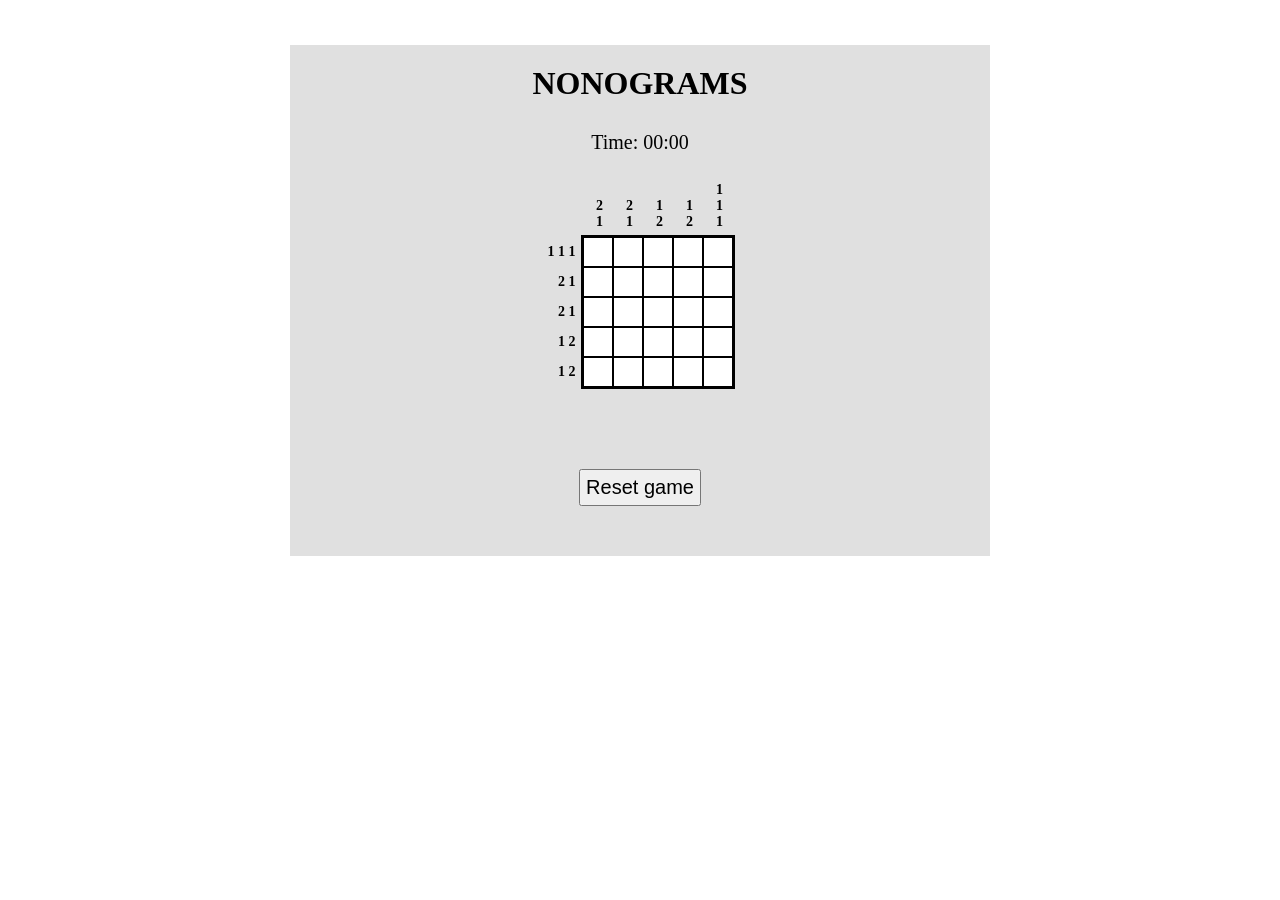
<file: projects/nonograms/index.html>
<!DOCTYPE html>
<html lang="en">
<head>
    <meta charset="UTF-8">
    <meta name="viewport" content="width=device-width, initial-scale=1.0">
    <title>Nonograms</title>
    <link rel="stylesheet" href="./styles.css">
    <link rel="icon" href="./favicon.ico" type="image/x-icon">
    <script src="./script.js" defer></script>
</head>
<body>
    
</body>
</html>
</file>
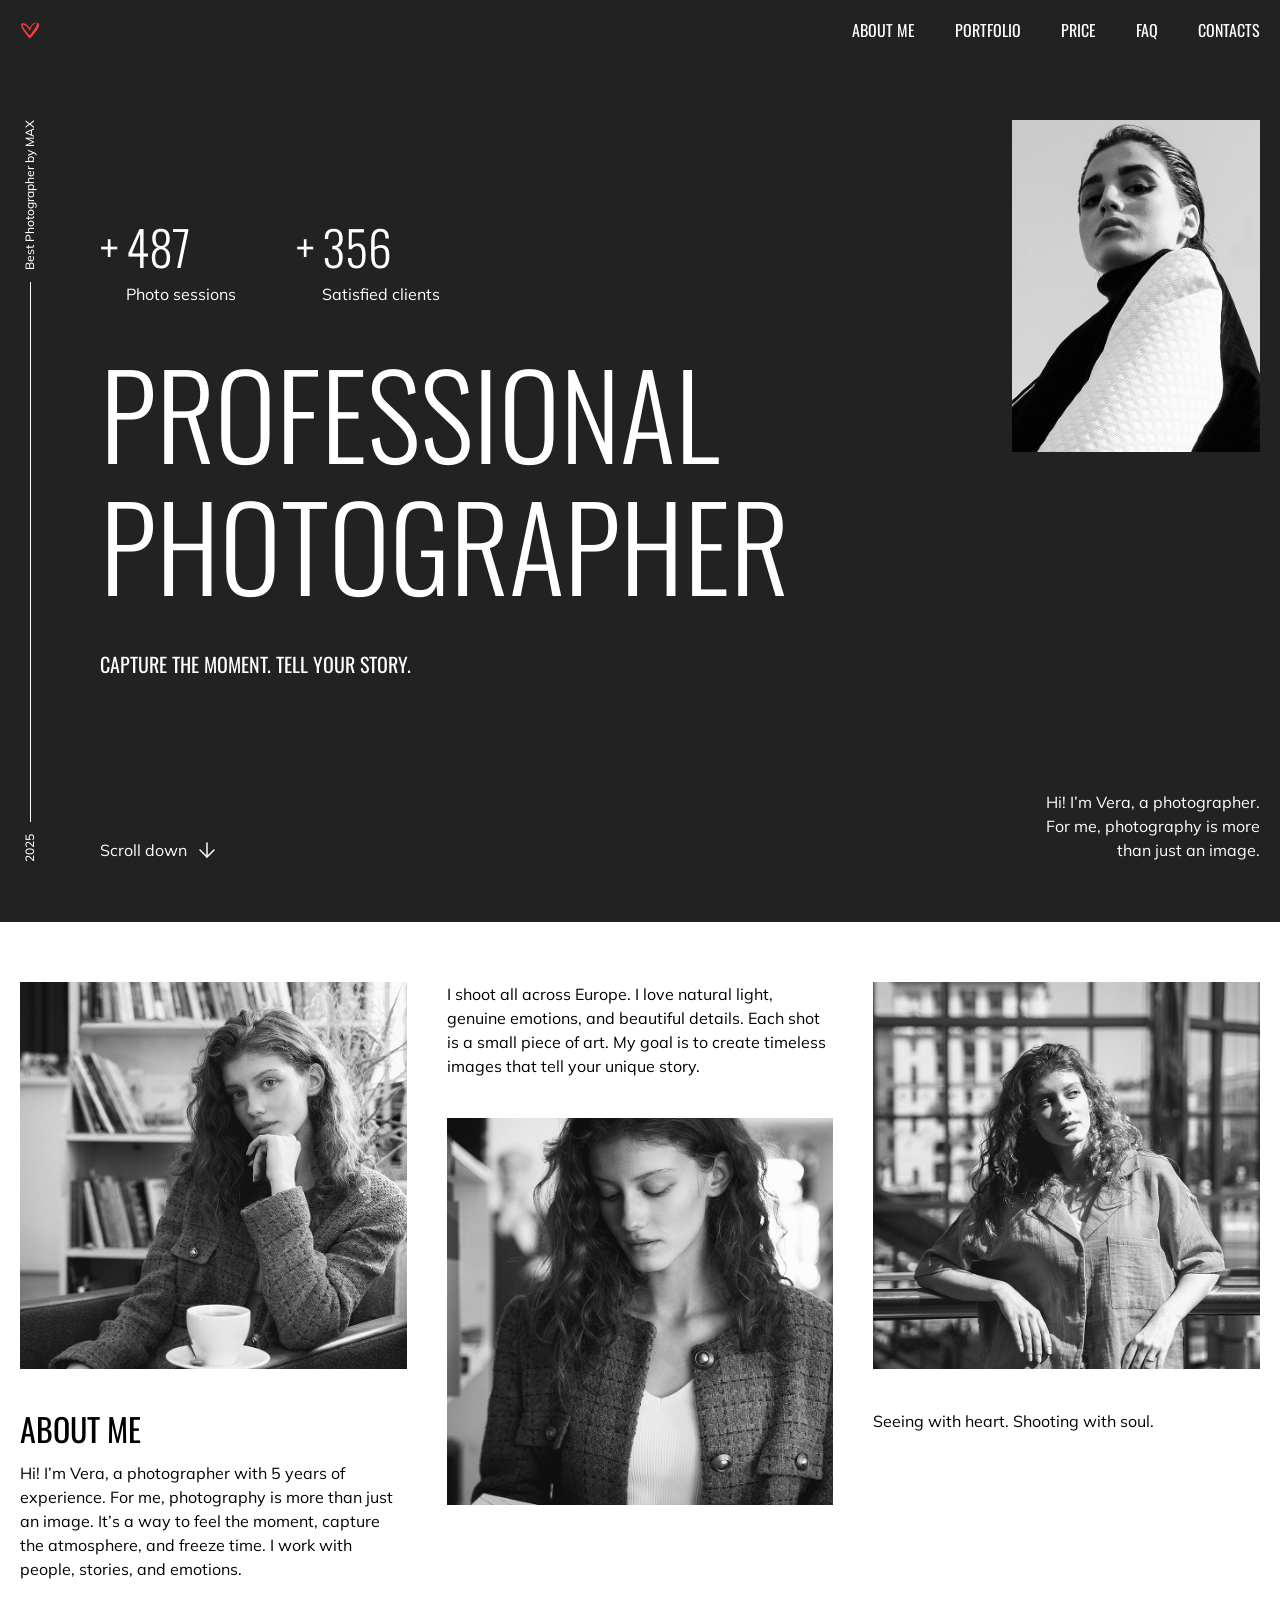
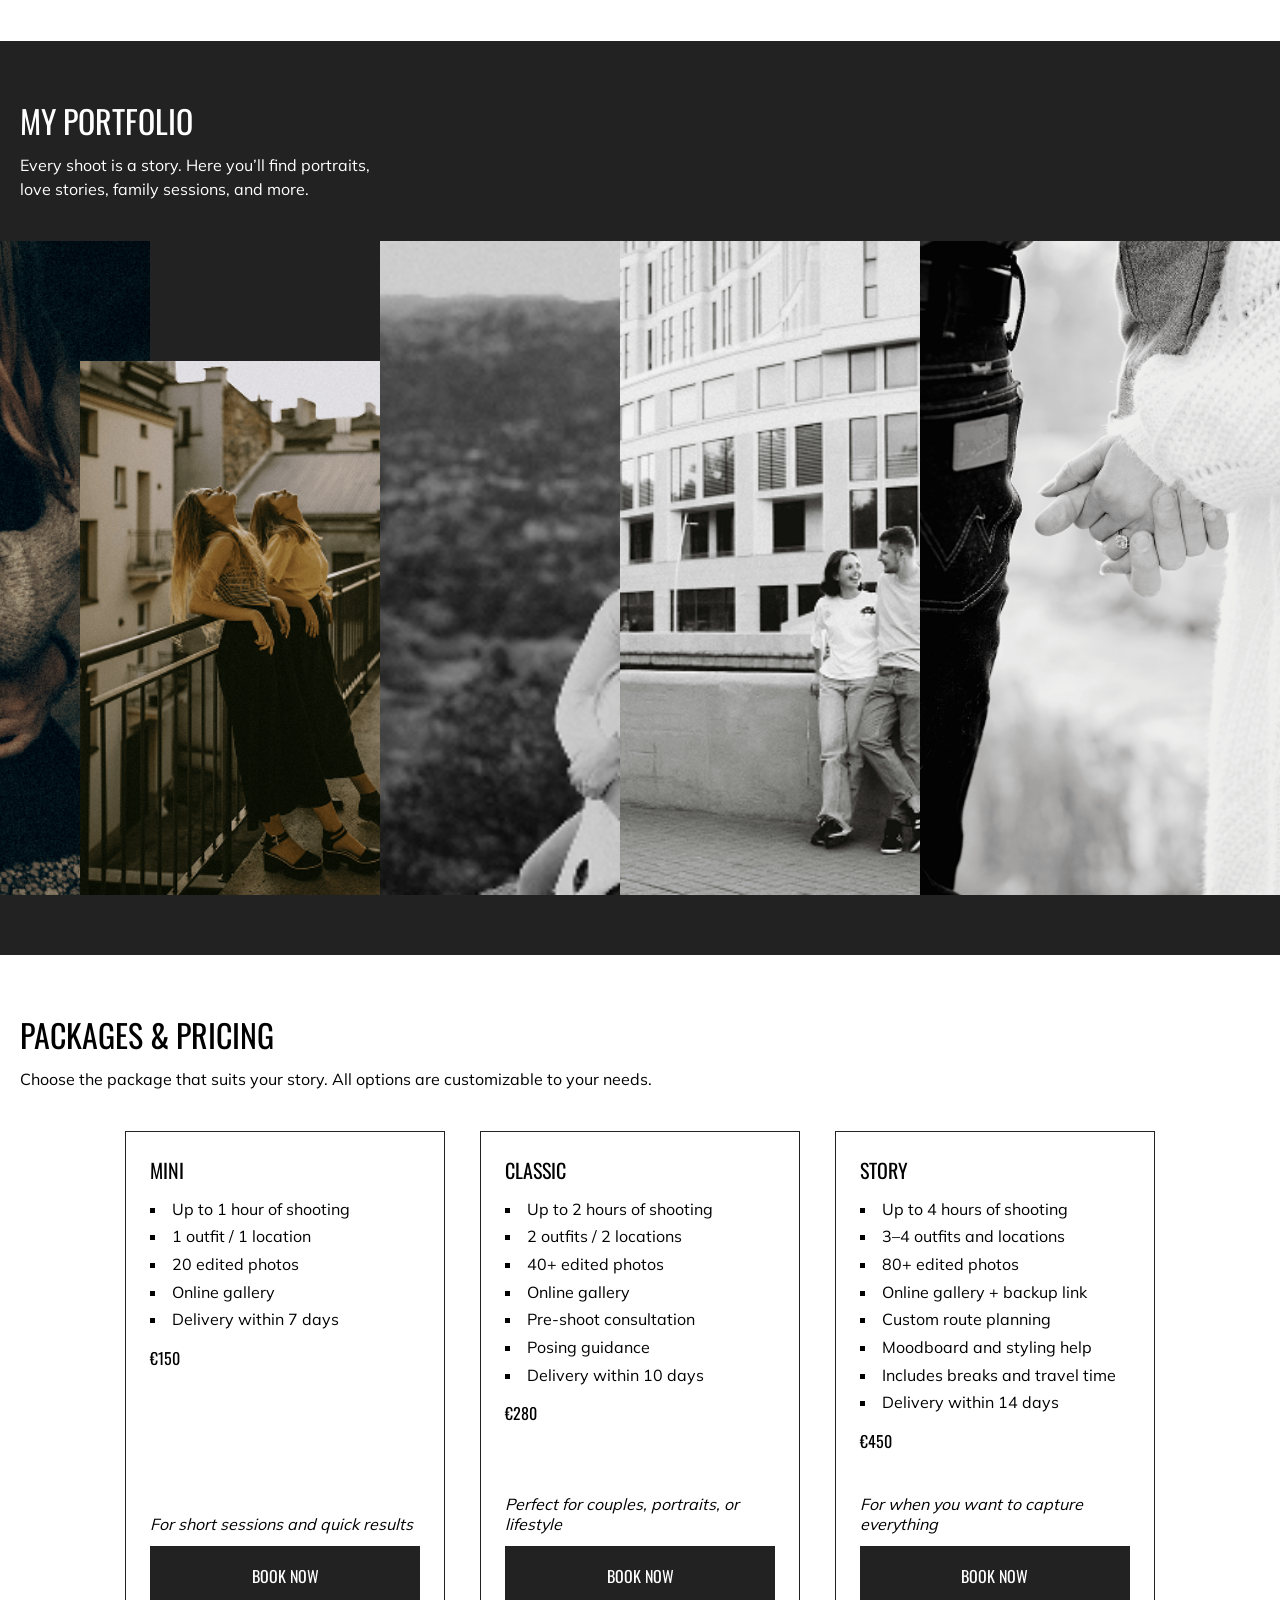
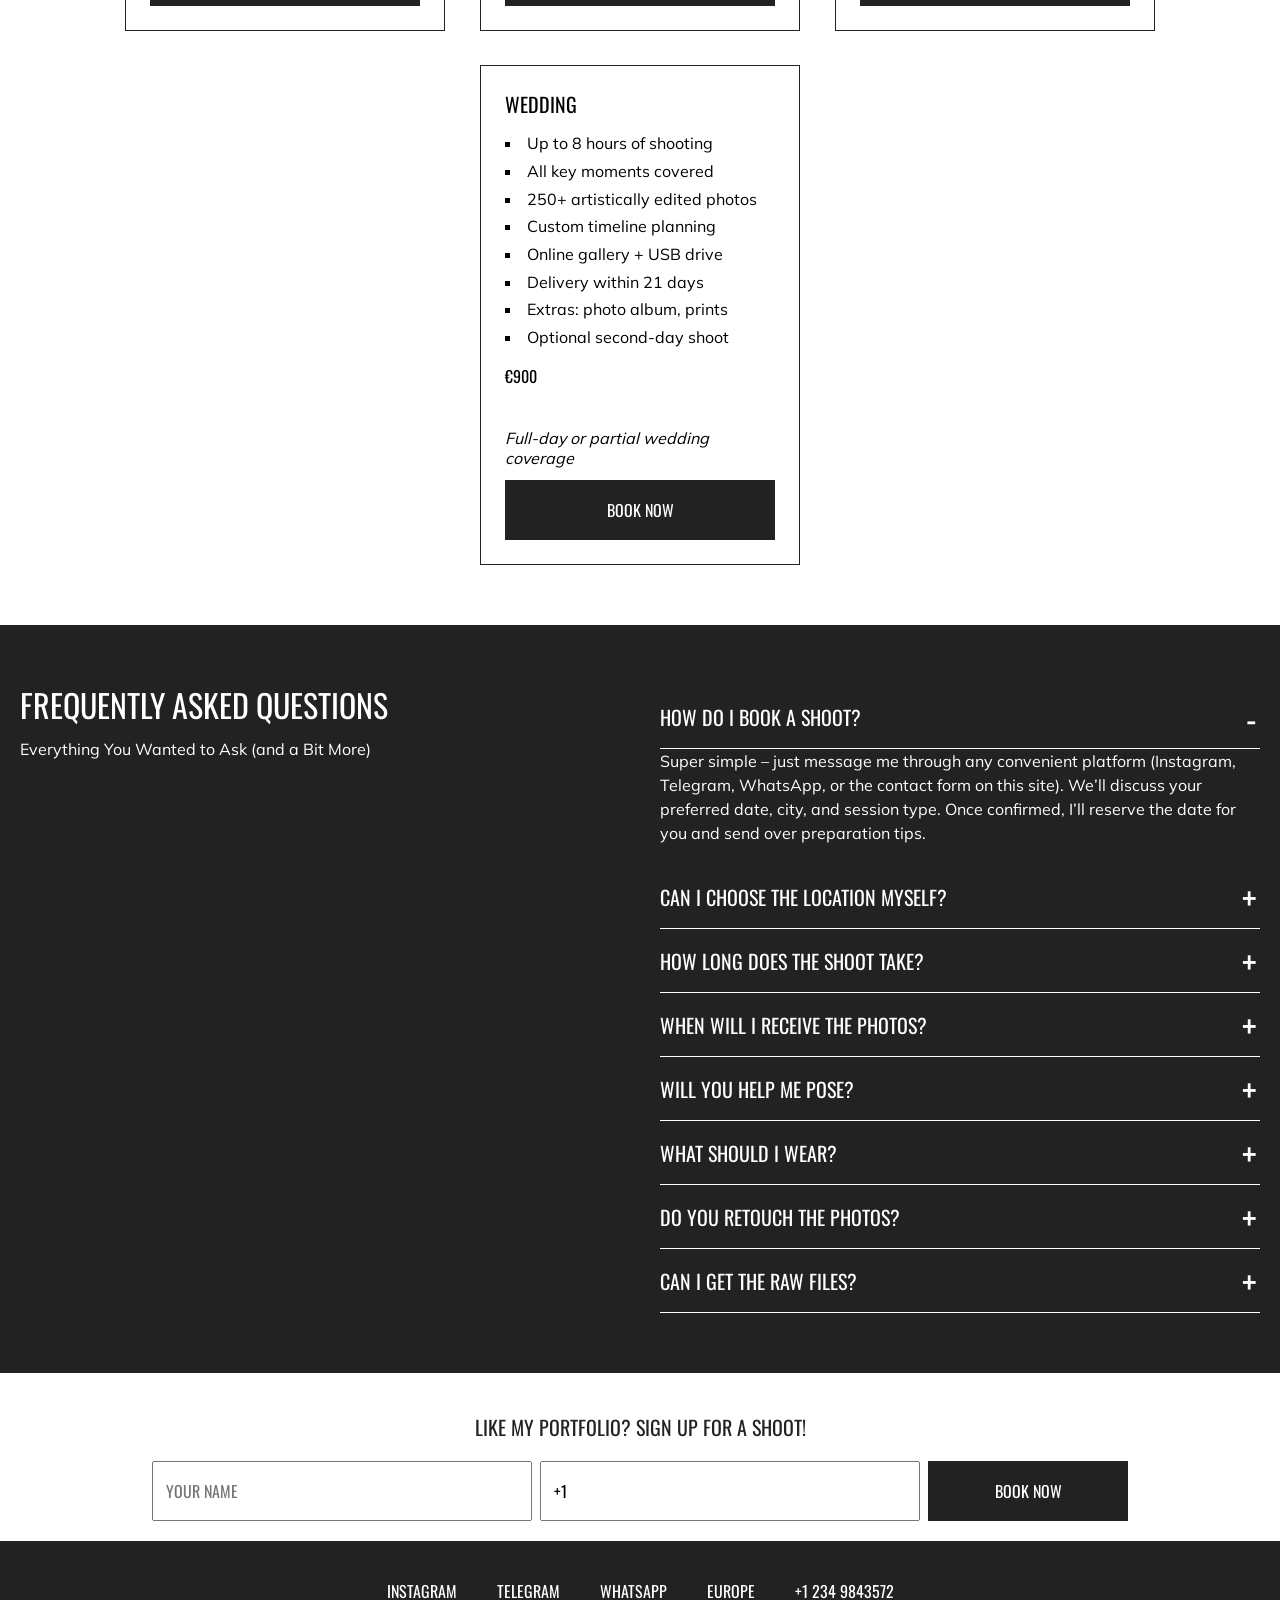
<file: projects/portfolio/index.html>
<!DOCTYPE html>
<html lang="en">
<head>
    <meta charset="UTF-8">
    <meta name="viewport" content="width=device-width, initial-scale=1.0">
    <title>Portfolio</title>
    <link rel="stylesheet" href="./style.css">
    <link type="image/x-icon" rel="shortcut icon" href="./favicon.ico">
</head>
<body>
    <header>
        <div class="wrapper">
            <div class="logo">
                <img src="./assets/icons/logo.svg" alt="logo">
            </div>
            <div class="burger-button">
                <span></span>
                <span></span>
            </div>
            <nav class="navigation">
                <ul>
                    <li><a href="#about">ABOUT ME</a></li>
                    <li><a href="#portfolio">PORTFOLIO</a></li>
                    <li><a href="#price">PRICE</a></li>
                    <li><a href="#faq">FAQ</a></li>
                    <li><a href="#contacts">CONTACTS</a></li>
                </ul>
            </nav>
        </div>
    </header>
    <main>
        <section class="hero">
            <div class="wrapper">
                <div class="vertical-container">
                    <p>2025</p>
                    <span></span>
                    <p>Best Photographer by MAX</p>
                </div>
                <div class="horizontal-container">
                    <div class="box-1">
                        <div>
                            <div class="meters">
                                <div class="counter-sessions">
                                    <p class="decoration">+</p>
                                    <div>
                                        <p class="decoration">487</p>
                                        <p>Photo sessions</p>
                                    </div>
                                </div>
                                <div class="content-clients">
                                    <p class="decoration">+</p>
                                    <div>
                                        <p class="decoration">356</p>
                                        <p>Satisfied clients</p>
                                    </div>
                                </div>
                            </div>
                            <h1>Professional photographer</h1>
                            <h3>Capture the Moment. Tell Your Story.</h3>
                        </div>
                        <div>
                            <p>Scroll down</p>
                            <svg width="24" height="24" viewBox="0 0 24 24" fill="none" xmlns="http://www.w3.org/2000/svg">
                                <path d="M12 5V19" stroke="white" stroke-width="1.5" stroke-linecap="round" stroke-linejoin="round"/>
                                <path d="M19 12L12 19L5 12" stroke="white" stroke-width="1.5" stroke-linecap="round" stroke-linejoin="round"/>
                            </svg>
                        </div>
                    </div>
                    <div class="box-2">
                        <img src="./assets/images/img_1.png" alt="image">
                    </div>
                    <div class="box-3">
                        <img src="./assets/images/img_2.png" alt="image">
                        <p>Hi! I’m Vera, a photographer. For me, photography is more than just an image.</p>
                    </div>
                </div>
            </div>
        </section>
        <section class="about" id="about">
            <div class="wrapper">
                <div class="about-first">
                    <img src="./assets/images/about-1.png" alt="image">
                    <h2>about me</h2>
                    <p>Hi! I’m Vera, a photographer with 5 years of experience. For me, photography is more than just an image. It’s a way to feel the moment, capture the atmosphere, and freeze time. I work with people, stories, and emotions.</p>
                </div>                
                <div class="about-second">
                    <p>I shoot all across Europe. I love natural light, genuine emotions, and beautiful details. Each shot is a small piece of art. My goal is to create timeless images that tell your unique story.</p>
                    <img src="./assets/images/about-2.png" alt="image">
                </div>                
                <div class="about-third">
                    <img src="./assets/images/about-3.png" alt="image">
                    <p>Seeing with heart. Shooting with soul.</p>
                </div>                
            </div>
        </section>
        <section class="portfolio" id="portfolio">
            <div class="wrapper">
                <div class="portfolio-content">
                    <h2>my portfolio</h2>
                    <p>Every shoot is a story. Here you’ll find portraits, love stories, family sessions, and more.</p>
                </div>
                <div class="slider">
                    <div class="slider-track">
                        <div>
                            <img src="./assets/images/slider-img-1.png" alt="image">
                        </div>
                        <div>
                            <img src="./assets/images/slider-img-2.png" alt="image">
                        </div>
                        <div>
                            <img src="./assets/images/slider-img-3.png" alt="image">
                        </div>
                        <div>
                            <img src="./assets/images/slider-img-4.png" alt="image">
                        </div>
                        <div>
                            <img src="./assets/images/slider-img-5.png" alt="image">
                        </div>
                        <div>
                            <img src="./assets/images/slider-img-6.png" alt="image">
                        </div>
                        <div>
                            <img src="./assets/images/slider-img-7.png" alt="image">
                        </div>
                        <div>
                            <img src="./assets/images/slider-img-8.png" alt="image">
                        </div>
                        <div>
                            <img src="./assets/images/slider-img-9.png" alt="image">
                        </div>
                        <div>
                            <img src="./assets/images/slider-img-10.png" alt="image">
                        </div>
                        <div>
                            <img src="./assets/images/slider-img-11.png" alt="image">
                        </div>
                        <div>
                            <img src="./assets/images/slider-img-12.png" alt="image">
                        </div>
                    </div>
                </div>
            </div>
        </section>
        <section class="price" id="price">
            <div class="wrapper">
                <div class="price-content">
                    <h2>Packages & Pricing</h2>
                    <p>Choose the package that suits your story. All options are customizable to your needs.</p>
                </div>
                <div class="price-cards">
                    <div class="card card-1">
                        <div>
                            <h3>Mini</h3>
                            <ul>
                                <li>Up to 1 hour of shooting</li>
                                <li>1 outfit / 1 location</li>
                                <li>20 edited photos</li>
                                <li>Online gallery</li>
                                <li>Delivery within 7 days</li>
                            </ul>
                            <h4>€150</h4>
                        </div>
                        <div>
                            <p>For short sessions and quick results</p>
                            <button>Book now</button>
                        </div>
                    </div>
                    <div class="card card-2">
                        <div>
                            <h3>Classic</h3>
                            <ul>
                                <li>Up to 2 hours of shooting</li>
                                <li>2 outfits / 2 locations</li>
                                <li>40+ edited photos</li>
                                <li>Online gallery</li>
                                <li>Pre-shoot consultation</li>
                                <li>Posing guidance</li>
                                <li>Delivery within 10 days</li>
                            </ul>
                            <h4>€280</h4>
                        </div>
                        <div>
                            <p>Perfect for couples, portraits, or lifestyle</p>
                            <button>Book now</button>
                        </div>
                    </div>
                    <div class="card card-3">
                        <div>
                            <h3>Story</h3>
                            <ul>
                                <li>Up to 4 hours of shooting</li>
                                <li>3–4 outfits and locations</li>
                                <li>80+ edited photos</li>
                                <li>Online gallery + backup link</li>
                                <li>Custom route planning</li>
                                <li>Moodboard and styling help</li>
                                <li>Includes breaks and travel time</li>
                                <li>Delivery within 14 days</li>
                            </ul>
                            <h4>€450</h4>
                        </div>
                        <div>
                            <p>For when you want to capture everything</p>
                            <button>Book now</button>
                        </div>
                    </div>
                    <div class="card card-4">
                        <div>
                            <h3>Wedding</h3>
                            <ul>
                                <li>Up to 8 hours of shooting</li>
                                <li>All key moments covered</li>
                                <li>250+ artistically edited photos</li>
                                <li>Custom timeline planning</li>
                                <li>Online gallery + USB drive</li>
                                <li>Delivery within 21 days</li>
                                <li>Extras: photo album, prints</li>
                                <li>Optional second-day shoot</li>
                            </ul>
                            <h4>€900</h4>
                        </div>
                        <div>
                            <p>Full-day or partial wedding coverage</p>
                            <button>Book now</button>
                        </div>
                    </div>
                </div>
            </div>
        </section>
        <section class="faq" id="faq">
            <div class="wrapper">
                <div>
                    <h2>Frequently Asked Questions</h2>
                    <p>Everything You Wanted to Ask (and a Bit More)</p>
                </div>
                <div class="questions">
                    <div>
                        <div>
                            <h3>How do I book a shoot?</h3>
                            <h3>-</h3>
                        </div>
                        <p>Super simple – just message me through any convenient platform (Instagram, Telegram, WhatsApp, or the contact form on this site). We’ll discuss your preferred date, city, and session type. Once confirmed, I’ll reserve the date for you and send over preparation tips.</p>
                    </div>
                    <div>
                        <div>
                            <h3>Can I choose the location myself?</h3>
                            <h3>+</h3>
                        </div>
                    </div>
                    <div>
                        <div>
                            <h3>How long does the shoot take?</h3>
                            <h3>+</h3>
                        </div>
                    </div>
                    <div>
                        <div>
                            <h3>When will I receive the photos?</h3>
                            <h3>+</h3>
                        </div>
                    </div>
                    <div>
                        <div>
                            <h3>Will you help me pose?</h3>
                            <h3>+</h3>
                        </div>
                    </div>
                    <div>
                        <div>
                            <h3>What should I wear?</h3>
                            <h3>+</h3>
                        </div>
                    </div>
                    <div>
                        <div>
                            <h3>Do you retouch the photos?</h3>
                            <h3>+</h3>
                        </div>
                    </div>
                    <div>
                        <div>
                            <h3>Can I get the raw files?</h3>
                            <h3>+</h3>
                        </div>
                    </div>
                </div>
            </div>
        </section>
    </main>
    <footer>
        <div>
            <div class="wrapper">
                <div class="form-container">
                    <h3>Like my portfolio? Sign up for a shoot!</h3>
                    <div>
                        <input name="username" type="text" placeholder="your name">
                        <input name="tel" type="tel" value="+1">
                        <button>book now</button>
                    </div>
                </div>
            </div>
        </div>
        <div>
            <div class="wrapper">
                <div class="contacts" id="contacts">
                    <a href="#">instagram</a>
                    <a href="#">telegram</a>
                    <a href="#">whatsapp</a>
                    <a href="#">Europe</a>
                    <a href="#">+1 234 9843572</a>
                </div>
            </div>
        </div>
    </footer>
    <script src="./script.js"></script>
</body>
</html>
</file>
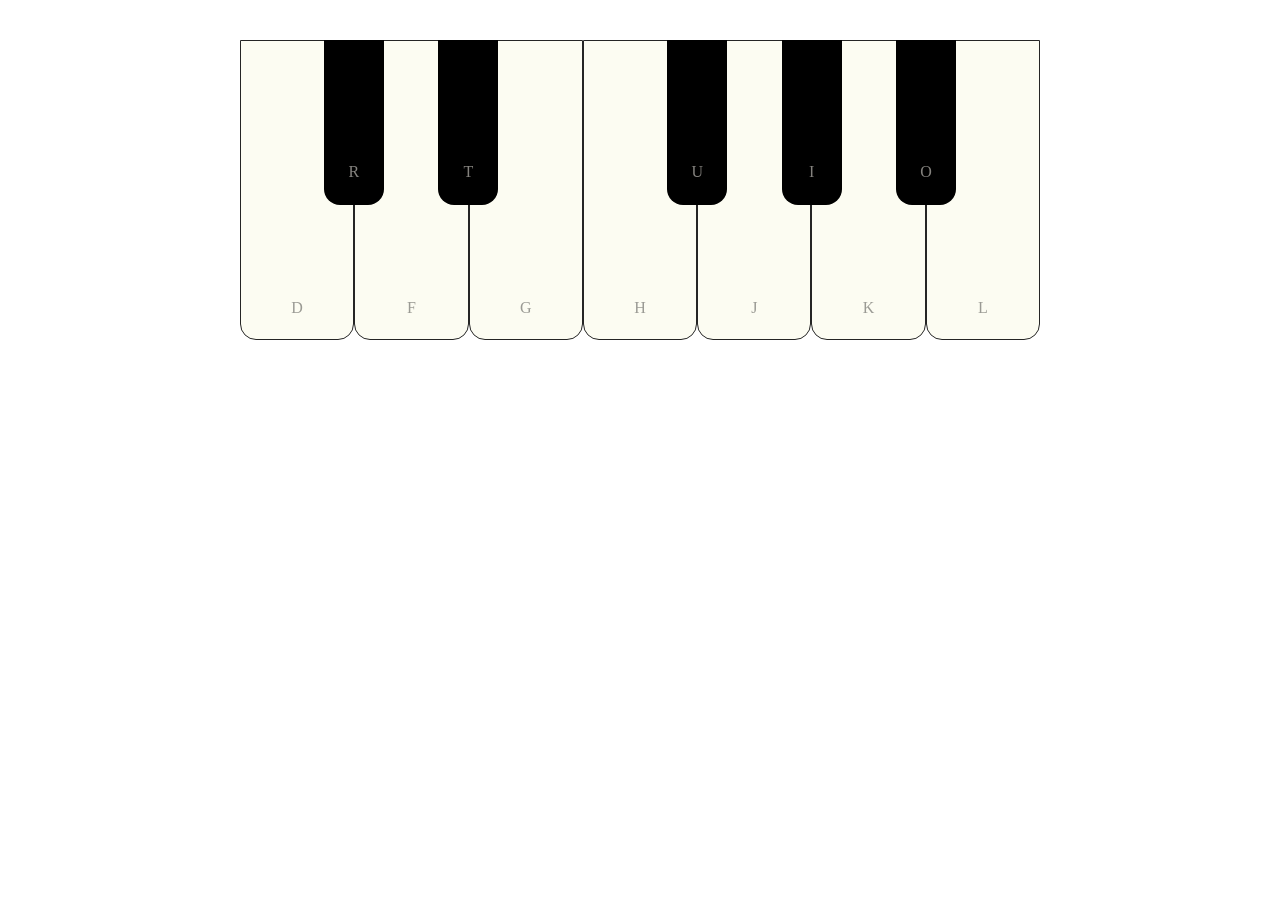
<file: projects/virtual-music-kit/index.html>
<!DOCTYPE html>
<html lang="en">
<head>
    <meta charset="UTF-8">
    <meta name="viewport" content="width=device-width, initial-scale=1.0">
    <link rel="stylesheet" href="style.css">
    <link rel="icon" href="favicon-32x32.png" type="image/x-icon">
    <title>Virual music kit</title>
</head>
<body>
    <script src="script.js"></script>
</body>
</html>
</file>
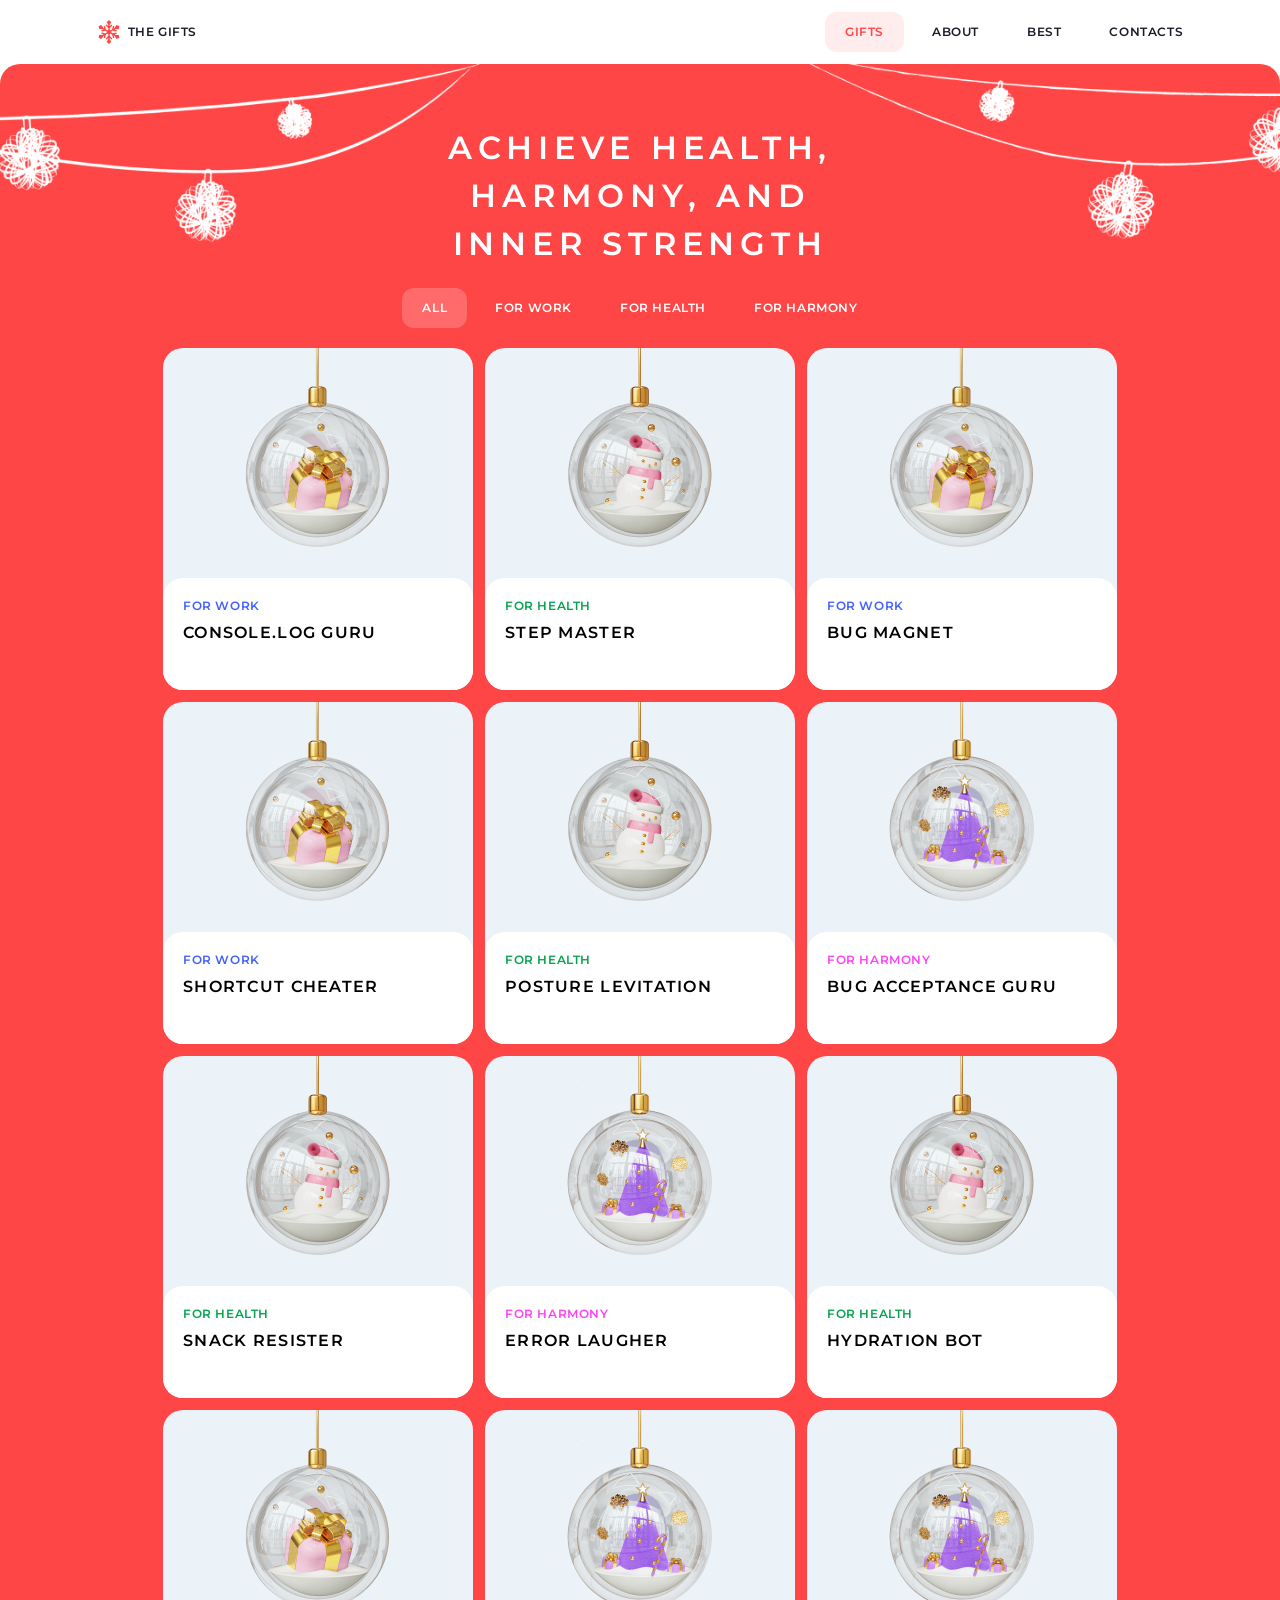
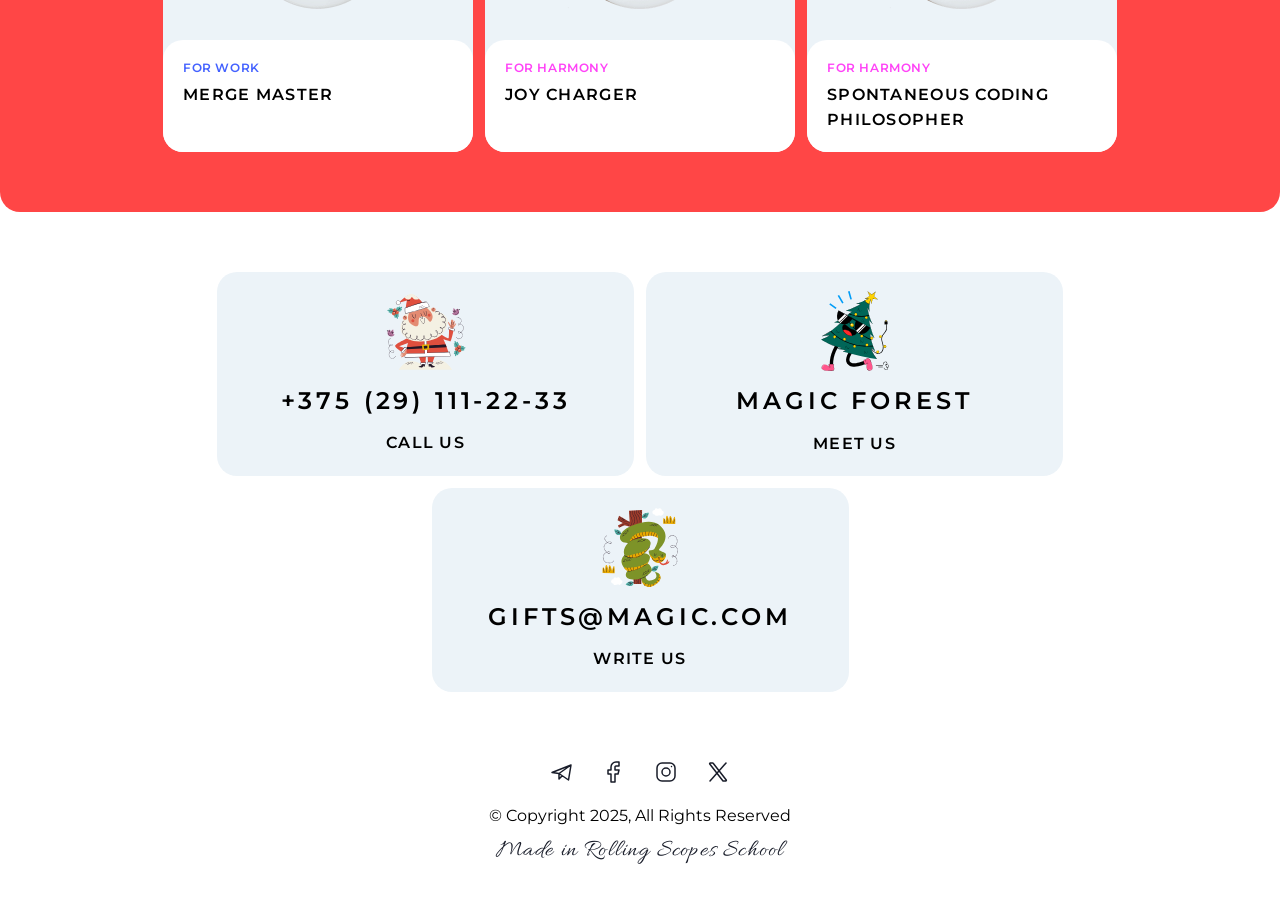
<file: projects/christmas-shop/pages/gifts/index.html>
<!DOCTYPE html>
<html lang="en">

<head>
    <meta charset="UTF-8">
    <meta name="viewport" content="width=device-width, initial-scale=1.0">
    <link type="image/x-icon" rel="shortcut icon" href="../../assets/icons/favicon-16x16.png">
    <link rel="stylesheet" href="style.css">
    <title>Christmas Shop</title>
</head>

<body>
    <header class="header wrapper">
        <div class="box">
            <a class="logo" href="../home/index.html">
                <img src="../../assets/icons/logo.png" alt="logo">
                <div class="action-small">THE GIFTS</div>
            </a>
            <nav class="navigation">
                <div class="burger" id="burgerButton">
                    <span class="burger__line"></span>
                    <span class="burger__line"></span>
                </div>
                <ul>
                    <li>
                        <p class="action-small active">GIFTS</p>
                    </li>
                    <li>
                        <a class="action-small" href="../home/index.html#about">ABOUT</a>
                    </li>
                    <li>
                        <a class="action-small" href="../home/index.html#best">BEST</a>
                    </li>
                    <li>
                        <a class="action-small" href="#contacts">CONTACTS</a>
                    </li>
                </ul>
            </nav>
            <nav class="burger-menu" id="burgerMenu">
                <ul class="burger-menu__list">
                    <li>
                        <p class="action-large active">GIFTS</p>
                    </li>
                    <li>
                        <a class="action-large" href="../home/index.html#about">ABOUT</a>
                    </li>
                    <li>
                        <a class="action-large" href="../home/index.html#best">BEST</a>
                    </li>
                    <li>
                        <a class="action-large" href="#contacts">CONTACTS</a>
                    </li>
                </ul>
            </nav>
        </div>
    </header>

    <section class="gifts wrapper">
        <div class="gifts-content">
            <div class="gifts-title">
                <h1>Achieve health, harmony, and inner strength</h1>
            </div>
            <div class="tabs">
                <div class="tab tab_activ action-small">All</div>
                <div class="tab tab_hover action-small">for work</div>
                <div class="tab tab_hover action-small">for health</div>
                <div class="tab tab_hover action-small">for harmony</div>
            </div>
            <div class="gifts-cards">
                <div class="card">
                    <img src="../../assets/images/gift-for-work.png" alt="Image gift for work">
                    <div class="card-content">
                        <h4 class="card-work">For work</h4>
                        <h3>Console.log Guru</h3>
                    </div>
                </div>
                <div class="card">
                    <img src="../../assets/images/gift-for-health.png" alt="Image gift for health">
                    <div class="card-content">
                        <h4 class="card-health">For health</h4>
                        <h3>Step Master</h3>
                    </div>
                </div>
                <div class="card">
                    <img src="../../assets/images/gift-for-work.png" alt="Image gift for work">
                    <div class="card-content">
                        <h4 class="card-work">For work</h4>
                        <h3>Bug Magnet</h3>
                    </div>
                </div>
                <div class="card">
                    <img src="../../assets/images/gift-for-work.png" alt="Image gift for work">
                    <div class="card-content">
                        <h4 class="card-work">For work</h4>
                        <h3>Shortcut Cheater</h3>
                    </div>
                </div>
                <div class="card">
                    <img src="../../assets/images/gift-for-health.png" alt="Image gift for health">
                    <div class="card-content">
                        <h4 class="card-health">For health</h4>
                        <h3>Posture Levitation</h3>
                    </div>
                </div>
                <div class="card">
                    <img src="../../assets/images/gift-for-harmony.png" alt="Image gift for harmony">
                    <div class="card-content">
                        <h4 class="card-harmony">For harmony</h4>
                        <h3>Bug Acceptance Guru</h3>
                    </div>
                </div>
                <div class="card">
                    <img src="../../assets/images/gift-for-health.png" alt="Image gift for health">
                    <div class="card-content">
                        <h4 class="card-health">For health</h4>
                        <h3>Snack Resister</h3>
                    </div>
                </div>
                <div class="card">
                    <img src="../../assets/images/gift-for-harmony.png" alt="Image gift for harmony">
                    <div class="card-content">
                        <h4 class="card-harmony">For harmony</h4>
                        <h3>Error Laugher</h3>
                    </div>
                </div>
                <div class="card">
                    <img src="../../assets/images/gift-for-health.png" alt="Image gift for health">
                    <div class="card-content">
                        <h4 class="card-health">For health</h4>
                        <h3>Hydration Bot</h3>
                    </div>
                </div>
                <div class="card">
                    <img src="../../assets/images/gift-for-work.png" alt="Image gift for work">
                    <div class="card-content">
                        <h4 class="card-work">For work</h4>
                        <h3>Merge Master</h3>
                    </div>
                </div>
                <div class="card">
                    <img src="../../assets/images/gift-for-harmony.png" alt="Image gift for harmony">
                    <div class="card-content">
                        <h4 class="card-harmony">For harmony</h4>
                        <h3>Joy Charger</h3>
                    </div>
                </div>
                <div class="card">
                    <img src="../../assets/images/gift-for-harmony.png" alt="Image gift for harmony">
                    <div class="card-content">
                        <h4 class="card-harmony">For harmony</h4>
                        <h3>Spontaneous Coding Philosopher</h3>
                    </div>
                </div>
            </div>
        </div>
    </section>

    <footer class="footer wrapper" id="contacts">
        <div class="footer-content">
            <div class="footer-box">
                <a class="footer-card" href="tel:+375291112233">
                    <img src="../../assets/icons/santa-claus.svg" alt="icon santa claus">
                    <span class="action-large">+375 (29) 111-22-33</span>
                    <h3>Call Us</h3>
                </a>
                <a class="footer-card" href="https://maps.app.goo.gl/bgTuiJ8fLsxG6Qs86" target="_blank">
                    <img src="../../assets/icons/christmas-tree.svg" alt="icon christmas tree">
                    <span class="action-large">Magic forest</span>
                    <h3>meet us</h3>
                </a>
                <a class="footer-card" href="mailto:gifts@magic.com">
                    <img src="../../assets/icons/snake.svg" alt="icon snake">
                    <span class="action-large">gifts@magic.com</span>
                    <h3>write us</h3>
                </a>
            </div>
            <div class="footer-info">
                <div class="social-links">
                    <a href="https://telegram.com" target="_blank" class="icon-svg">
                        <svg width="24" height="24" viewBox="0 0 24 24" fill="none"
                            xmlns="http://www.w3.org/2000/svg">
                            <path d="M21 5L2 12.5L9 13.5M21 5L18.5 20L9 13.5M21 5L9 13.5M9 13.5V19L12.2488 15.7229"
                            stroke-width="1.5" stroke-linecap="round" stroke-linejoin="round"/>
                        </svg>
                    </a>
                    <a href="https://facebook.com" target="_blank">
                        <svg width="24" height="24" viewBox="0 0 24 24" fill="none"
                        xmlns="http://www.w3.org/2000/svg">
                            <path d="M17 2H14C12.6739 2 11.4021 2.52678 10.4645 3.46447C9.52678 4.40215 9 5.67392 9 7V10H6V14H9V22H13V14H16L17 10H13V7C13 6.73478 13.1054 6.48043 13.2929 6.29289C13.4804 6.10536 13.7348 6 14 6H17V2Z"
                            stroke-width="1.5" stroke-linecap="round" stroke-linejoin="round"/>
                        </svg>
                    </a>
                    <a href="https://instagram.com" target="_blank">
                        <svg width="24" height="24" viewBox="0 0 24 24" fill="none"
                        xmlns="http://www.w3.org/2000/svg">
                            <path d="M12 16C14.2091 16 16 14.2091 16 12C16 9.79086 14.2091 8 12 8C9.79086 8 8 9.79086 8 12C8 14.2091 9.79086 16 12 16Z" 
                            stroke-width="1.5" stroke-linecap="round" stroke-linejoin="round"/>
                            <path d="M3 16V8C3 5.23858 5.23858 3 8 3H16C18.7614 3 21 5.23858 21 8V16C21 18.7614 18.7614 21 16 21H8C5.23858 21 3 18.7614 3 16Z"
                            stroke-width="1.5"/>
                            <path d="M17.5 6.51L17.51 6.49889"
                            stroke-width="1.5" stroke-linecap="round" stroke-linejoin="round"/>
                        </svg>
                    </a>
                    <a href="https://x.com" target="_blank">
                        <svg width="24" height="24" viewBox="0 0 24 24" fill="none" xmlns="http://www.w3.org/2000/svg">
                            <path d="M16.8198 20.7684L3.75317 3.96836C3.44664 3.57425 3.72749 3 4.22678 3H6.70655C6.8917 3 7.06649 3.08548 7.18016 3.23164L20.2468 20.0316C20.5534 20.4258 20.2725 21 19.7732 21H17.2935C17.1083 21 16.9335 20.9145 16.8198 20.7684Z"
                            stroke-width="1.5"/>
                            <path d="M20 3L4 21" 
                            stroke-width="1.5" stroke-linecap="round"/>
                        </svg>
                    </a>
                </div>
                <p class="copyright">© Copyright 2025, All Rights Reserved</p>
                <p class="caption"><a href="https://rs.school" target="_blank">Made in Rolling Scopes School</a></p>
            </div>
        </div>
    </footer>
    <script src="script.js"></script>

</body>

</html>
</file>
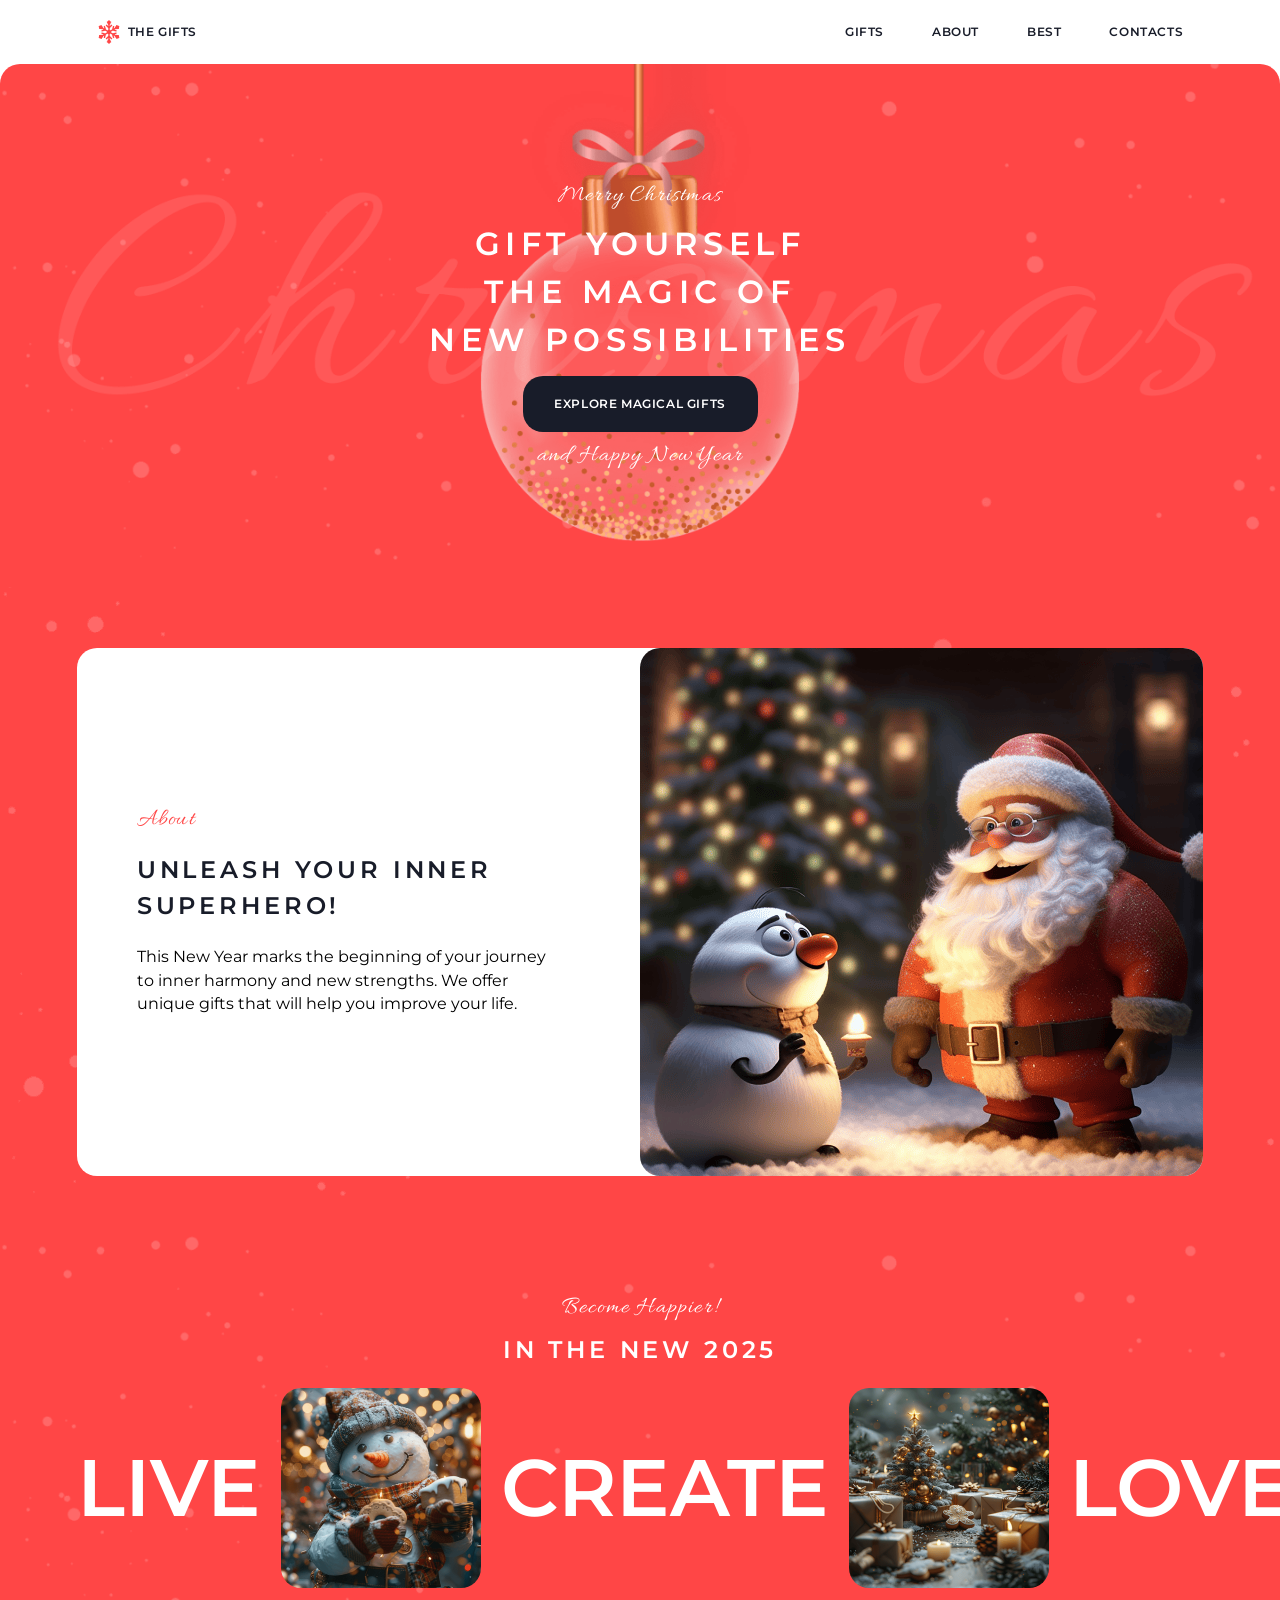
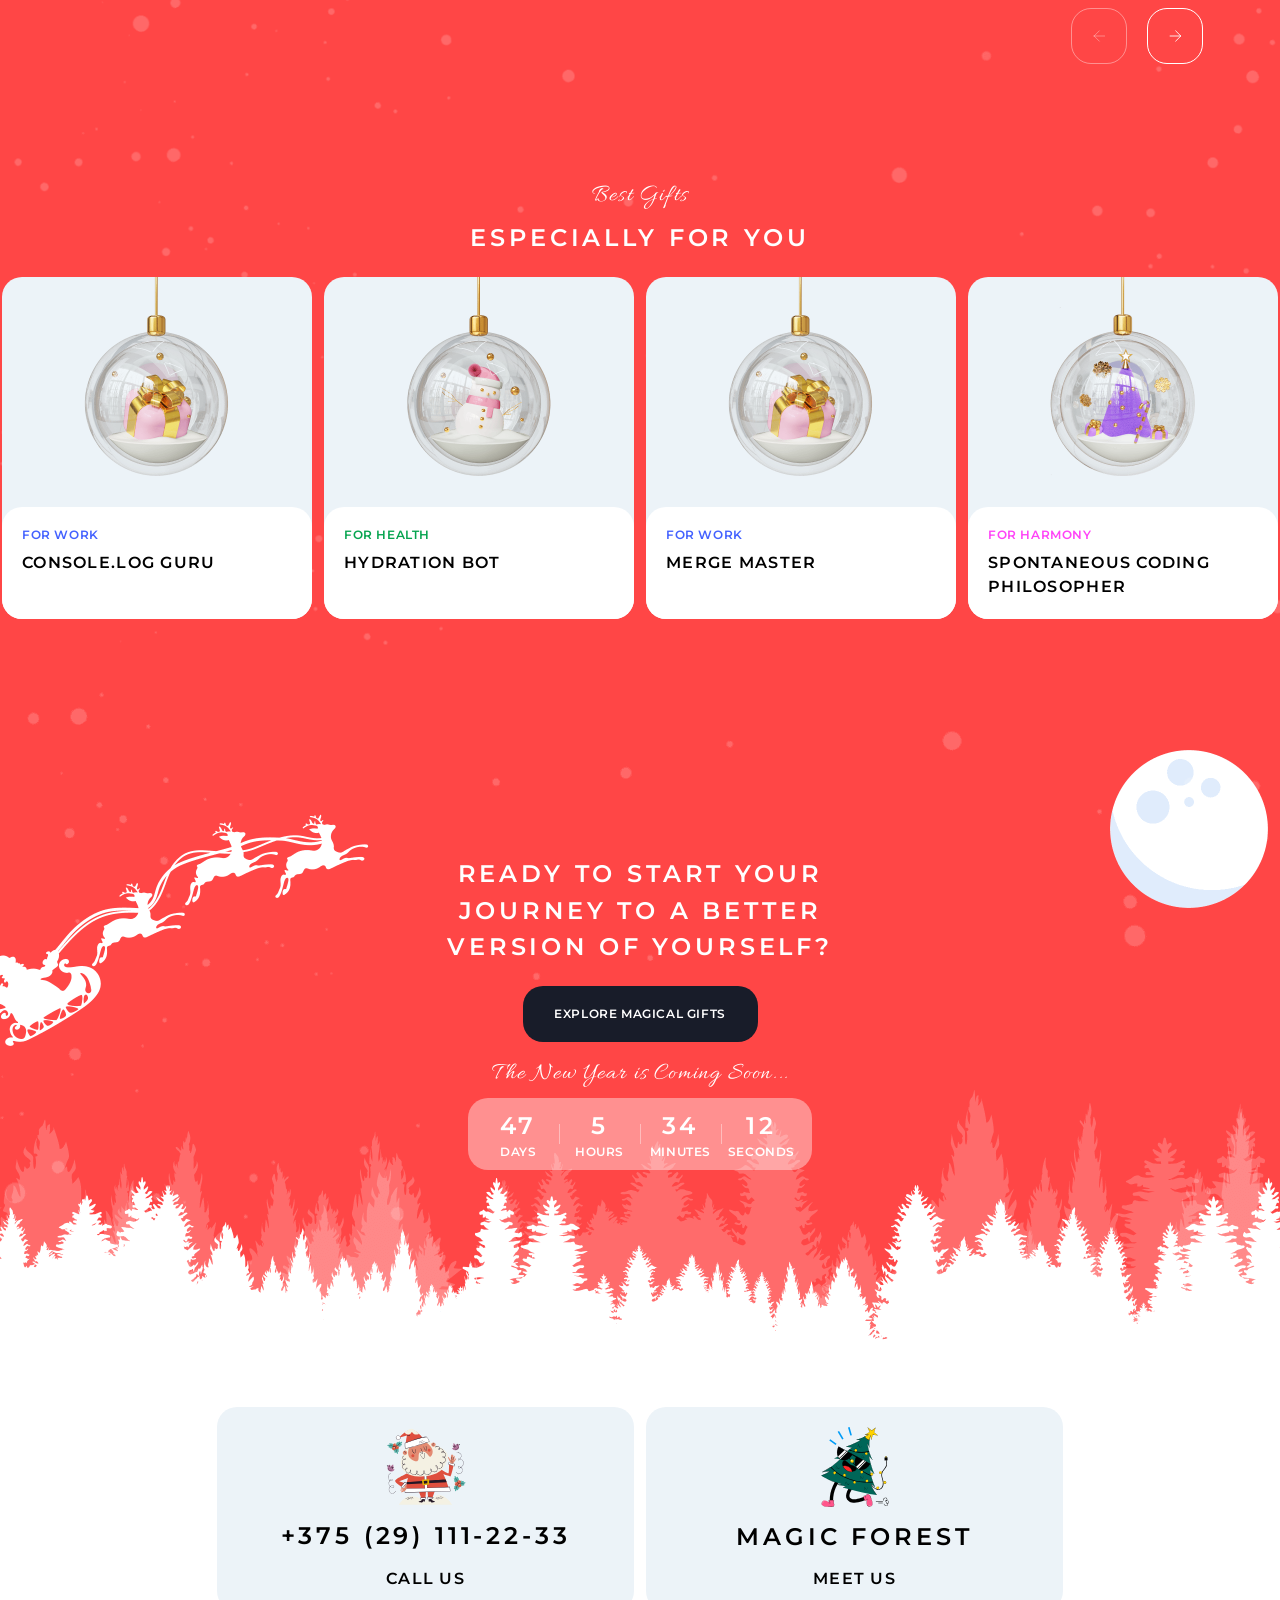
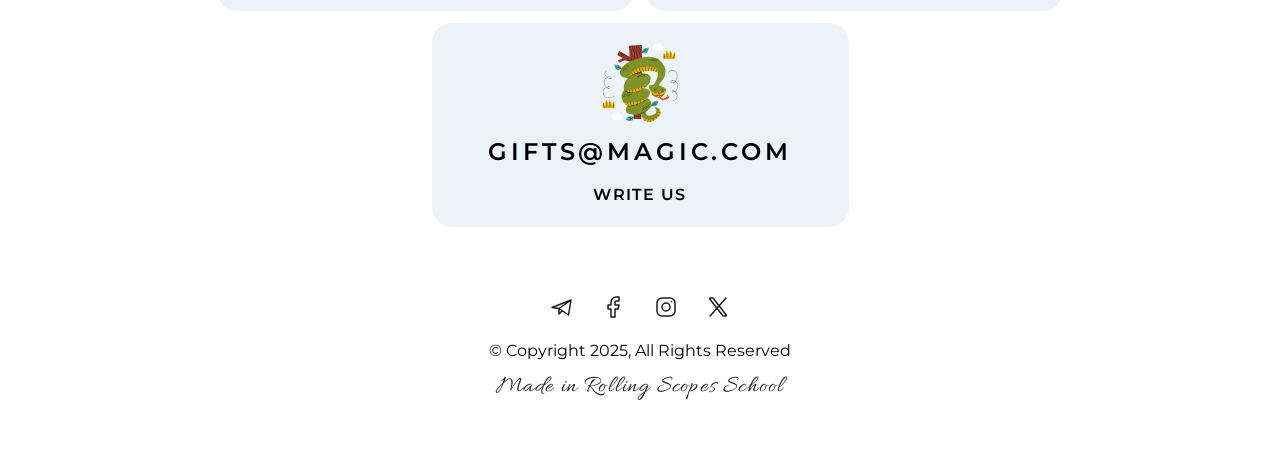
<file: projects/christmas-shop/pages/home/index.html>
<!DOCTYPE html>
<html lang="en">

<head>
    <meta charset="UTF-8">
    <meta name="viewport" content="width=device-width, initial-scale=1.0">
    <link type="image/x-icon" rel="shortcut icon" href="../../assets/icons/favicon-16x16.png">
    <link rel="stylesheet" href="style.css">
    <title>Christmas Shop</title>
</head>

<body>
    <header class="header wrapper">
        <div class="box">
            <a class="logo" href="../home/index.html">
                <img src="../../assets/icons/logo.png" alt="logo">
                <div class="action-small">THE GIFTS</div>
            </a>
            <nav class="navigation">
                <div class="burger" id="burgerButton">
                    <span class="burger__line"></span>
                    <span class="burger__line"></span>
                </div>
                <ul>
                    <li>
                        <a class="action-small" href="../gifts/index.html">GIFTS</a>
                    </li>
                    <li>
                        <a class="action-small" href="#about">ABOUT</a>
                    </li>
                    <li>
                        <a class="action-small" href="#best">BEST</a>
                    </li>
                    <li>
                        <a class="action-small" href="#contacts">CONTACTS</a>
                    </li>
                </ul>
            </nav>
            <nav class="burger-menu" id="burgerMenu">
                <ul class="burger-menu__list">
                    <li>
                        <a class="action-large" href="../gifts/index.html">GIFTS</a>
                    </li>
                    <li>
                        <a class="action-large" href="#about">ABOUT</a>
                    </li>
                    <li>
                        <a class="action-large" href="#best">BEST</a>
                    </li>
                    <li>
                        <a class="action-large" href="#contacts">CONTACTS</a>
                    </li>
                </ul>
            </nav>
        </div>
    </header>

    <section class="hero wrapper ">
        <div class="hero-content">
            <p class="caption">Merry Christmas</p>
            <h1>Gift yourself the magic of new possibilities</h1>
            <div class="button button-dark">
                <a class="action-small" href="../gifts/index.html">Explore Magical Gifts</a>
            </div>
            <p class="caption">and Happy New Year</p>
        </div>
    </section>

    <section class="about wrapper" id="about">
        <div class="about-content">
            <div class="about-content-box">
                <div class="about-text">
                    <p class="caption">About</p>
                    <h2>Unleash your inner superhero!</h2>
                    <p>This New Year marks the beginning of your journey to inner harmony and new strengths. We offer
                        unique
                        gifts that will help you improve your life.</p>
                </div>
            </div>
            <div class="image-container">
                <img src="../../assets/images/santa.png" alt="Image of Santa">
            </div>
        </div>
    </section>

    <section class="slider wrapper">
        <div class="slider-content">
            <div class="slider-subtitle">
                <p class="caption">Become Happier!</p>
                <h2>in the new 2025</h2>
            </div>
            <div class="slider-carousel">
                <p class="slider-text">Live</p>
                <img src="../../assets/images/snowman.png" alt="Image of snowman">
                <p class="slider-text">create</p>
                <img src="../../assets/images/christmas-trees.png" alt="Image of christmas trees">
                <p class="slider-text">Love</p>
                <img src="../../assets/images/christmas-tree-ball.png" alt="Image of christmas trees ball">
                <p class="slider-text">dream</p>
                <img src="../../assets/images/fairytale-house.png" alt="Image of fairytale house">
            </div>
            <div class="slider-bullet">
                <button class="slider-button slider-button_inactive" id="sliderButtonLeft">
                    <svg width="14" height="14" viewBox="0 0 14 14" fill="none" xmlns="http://www.w3.org/2000/svg">
                        <path d="M13.5 7H1M1 7L7 1M1 7L7 13" stroke="currentColor" stroke-linecap="round"
                            stroke-linejoin="round" />
                    </svg>
                </button>
                <button class="slider-button slider-button_active" id="sliderButtonRight">
                    <svg width="14" height="14" viewBox="0 0 14 14" fill="none" xmlns="http://www.w3.org/2000/svg">
                        <path d="M1 7H13.5M13.5 7L7.5 1M13.5 7L7.5 13" stroke="currentColor" stroke-linecap="round"
                            stroke-linejoin="round" />
                    </svg>
                </button>
            </div>
        </div>
    </section>

    <section class="best-gifts wrapper" id="best">
        <div class="best-gifts-content">
            <div class="best-gifts-subtitle">
                <p class="caption">Best Gifts</p>
                <h2>especially for you</h2>
            </div>
            <div class="best-gifts-cards">
                <div class="card">
                    <img src="../../assets/images/gift-for-work.png" alt="Image gift for work">
                    <div class="card-content">
                        <h4 class="card-work">For work</h4>
                        <h3>Console.log Guru</h3>
                    </div>
                </div>
                <div class="card">
                    <img src="../../assets/images/gift-for-health.png" alt="Image gift for health">
                    <div class="card-content">
                        <h4 class="card-health">For health</h4>
                        <h3>Hydration Bot</h3>
                    </div>
                </div>
                <div class="card">
                    <img src="../../assets/images/gift-for-work.png" alt="Image gift for work">
                    <div class="card-content">
                        <h4 class="card-work">For work</h4>
                        <h3>Merge Master</h3>
                    </div>
                </div>
                <div class="card">
                    <img src="../../assets/images/gift-for-harmony.png" alt="Image gift for harmony">
                    <div class="card-content">
                        <h4 class="card-harmony">For harmony</h4>
                        <h3>Spontaneous Coding Philosopher</h3>
                    </div>
                </div>
            </div>
        </div>
    </section>

    <section class="cta wrapper">
        <div class="cta-content">
            <h2>Ready to start your journey to a better version of yourself?</h2>
            <div class="button button-dark">
                <a class="action-small" href="../gifts/index.html">Explore Magical Gifts</a>
            </div>
            <div class="cta-timer">
                <p class="caption">The New Year is Coming Soon...</p>
                <div class="timer">
                    <div class="timer-box">
                        <h2>47</h2>
                        <h4>days</h4>
                    </div>
                    <div class="vertical-line"></div>
                    <div class="timer-box">
                        <h2>5</h2>
                        <h4>hours</h4>
                    </div>
                    <div class="vertical-line"></div>
                    <div class="timer-box">
                        <h2>34</h2>
                        <h4>minutes</h4>
                    </div>
                    <div class="vertical-line"></div>
                    <div class="timer-box">
                        <h2>12</h2>
                        <h4>seconds</h4>
                    </div>
                </div>
            </div>
        </div>
    </section>

    <footer class="footer wrapper" id="contacts">
        <div class="footer-content">
            <div class="footer-box">
                <a class="footer-card" href="tel:+375291112233">
                    <img src="../../assets/icons/santa-claus.svg" alt="icon santa claus">
                    <span class="action-large">+375 (29) 111-22-33</span>
                    <h3>Call Us</h3>
                </a>
                <a class="footer-card" href="https://maps.app.goo.gl/bgTuiJ8fLsxG6Qs86" target="_blank">
                    <img src="../../assets/icons/christmas-tree.svg" alt="icon christmas tree">
                    <span class="action-large">Magic forest</span>
                    <h3>meet us</h3>
                </a>
                <a class="footer-card" href="mailto:gifts@magic.com">
                    <img src="../../assets/icons/snake.svg" alt="icon snake">
                    <span class="action-large">gifts@magic.com</span>
                    <h3>write us</h3>
                </a>
            </div>
            <div class="footer-info">
                <div class="social-links">
                    <a href="https://telegram.com" target="_blank" class="icon-svg">
                        <svg width="24" height="24" viewBox="0 0 24 24" fill="none" xmlns="http://www.w3.org/2000/svg">
                            <path d="M21 5L2 12.5L9 13.5M21 5L18.5 20L9 13.5M21 5L9 13.5M9 13.5V19L12.2488 15.7229"
                                stroke-width="1.5" stroke-linecap="round" stroke-linejoin="round" />
                        </svg>
                    </a>
                    <a href="https://facebook.com" target="_blank">
                        <svg width="24" height="24" viewBox="0 0 24 24" fill="none" xmlns="http://www.w3.org/2000/svg">
                            <path
                                d="M17 2H14C12.6739 2 11.4021 2.52678 10.4645 3.46447C9.52678 4.40215 9 5.67392 9 7V10H6V14H9V22H13V14H16L17 10H13V7C13 6.73478 13.1054 6.48043 13.2929 6.29289C13.4804 6.10536 13.7348 6 14 6H17V2Z"
                                stroke-width="1.5" stroke-linecap="round" stroke-linejoin="round" />
                        </svg>
                    </a>
                    <a href="https://instagram.com" target="_blank">
                        <svg width="24" height="24" viewBox="0 0 24 24" fill="none" xmlns="http://www.w3.org/2000/svg">
                            <path
                                d="M12 16C14.2091 16 16 14.2091 16 12C16 9.79086 14.2091 8 12 8C9.79086 8 8 9.79086 8 12C8 14.2091 9.79086 16 12 16Z"
                                stroke-width="1.5" stroke-linecap="round" stroke-linejoin="round" />
                            <path
                                d="M3 16V8C3 5.23858 5.23858 3 8 3H16C18.7614 3 21 5.23858 21 8V16C21 18.7614 18.7614 21 16 21H8C5.23858 21 3 18.7614 3 16Z"
                                stroke-width="1.5" />
                            <path d="M17.5 6.51L17.51 6.49889" stroke-width="1.5" stroke-linecap="round"
                                stroke-linejoin="round" />
                        </svg>
                    </a>
                    <a href="https://x.com" target="_blank">
                        <svg width="24" height="24" viewBox="0 0 24 24" fill="none" xmlns="http://www.w3.org/2000/svg">
                            <path
                                d="M16.8198 20.7684L3.75317 3.96836C3.44664 3.57425 3.72749 3 4.22678 3H6.70655C6.8917 3 7.06649 3.08548 7.18016 3.23164L20.2468 20.0316C20.5534 20.4258 20.2725 21 19.7732 21H17.2935C17.1083 21 16.9335 20.9145 16.8198 20.7684Z"
                                stroke-width="1.5" />
                            <path d="M20 3L4 21" stroke-width="1.5" stroke-linecap="round" />
                        </svg>
                    </a>
                </div>
                <p class="copyright">© Copyright 2025, All Rights Reserved</p>
                <p class="caption"><a href="https://rs.school" target="_blank">Made in Rolling Scopes School</a></p>
            </div>
        </div>
    </footer>
    <script src="script.js"></script>

</body>

</html>
</file>
<file: projects/cssMemeSlider/style.css>
* {
    margin: 0;
    padding: 0;
    box-sizing: border-box;
}

@font-face {
    font-family: "Arial";
    font-weight: normal;
    font-style: normal;
    src: url("../cssMemeSlider/assets/fonts/arial/arial-regular.ttf")
}

p {
    font-family: Arial, sans-serif;
    font-size: 1.1rem;
    letter-spacing: 0.15rem;
}

.up {
    height: 3vw;
}

.container {
    max-width: 1024px;
    width: 90vw;
    height: auto;
    background-color: rgb(33, 33, 33);
    display: flex;
    flex-direction: column;
    justify-content: space-evenly;
    margin: auto;
    border-radius: 2vw;
}

.slider {
    max-height: 768px;
    margin: 30px 30px;
    overflow: hidden;
    display: flex;
    border: 1px solid rgb(123, 120, 120);
    box-shadow: 0 0 15px 3px rgb(64 64 64);
    border-radius: 2vw;
}

.images {
    display: flex;
    transition: transform 0.3s ease-in-out;
    height: auto;
}

.img-slider {
    min-width: 100%;
    width: 100%;
    height: auto;
    object-fit: contain;
    background-color: rgb(44, 44, 44);
}

.control-comment {
    display: flex;
    align-items: center;
    justify-content: space-between;
    margin: 0 40px 30px;
    height: auto;
    flex-direction: row-reverse;
    min-height: 30px;
}

.button {
    display: flex;
    gap: 0.7rem;
}

.button_span {
    display: inline-block;
    border-radius: 50%;
    height: 20px;
    width: 20px;
    border: 3px solid rgb(168, 164, 164);
    cursor: pointer;
    transition: 0.3s;
}

.button_span:hover {
    border: 3px solid white;
    transition: 0.3s;
}

.button_span::after {
    display: flex;
    content: '';
    transform: translate(-25%, -40%);
    width: 30px;
    height: 60px;
}

.button_span.active {
    border: 3px solid white;
    background: rgb(145, 145, 144);
    transition: 0.3s;
}

.comment {
    color: white;
}

.comment p {
    opacity: 0;
    height: 0;
    visibility: hidden;
    transition: opacity 0.4s ease;
}

.comment p.active {
    opacity: 1;
    height: auto;
    visibility: visible;    
}

@media (max-width: 1024px) {
    .control-comment {
        margin: 0 4vw 30px;
    }
}

@media (max-width: 568px) {

    .control-comment {
        flex-direction: column;
        margin: 0 8vw 10vw 8vw;
        height: auto;
        gap: 30px;
    }

    .comment {
        width: 100%;
    }
}
</file>
<file: projects/museum/style.css>
* {
    box-sizing: border-box;
    margin: 0;
    padding: 0;
    text-decoration: none;
    list-style-type: none;
}

a {
    text-decoration: none;
    color: #FFFFFF;
    transition: 0.3s;
}

a:hover {
    color: #CAAA7D;
    transition: 0.3s;
}

@font-face {
    font-family: 'Roboto';
    src: url("./fonts/roboto/Roboto-Thin.woff2") format("woff2");
    font-weight: 100;  /* Thin */
    font-style: normal;
    font-display: swap;
}

@font-face {
    font-family: 'Roboto';
    src: url("./fonts/roboto/Roboto-Light.woff2") format("woff2");
    font-weight: 300;   /* Light */
    font-style: normal;
    font-display: swap;
}

@font-face {
    font-family: 'Roboto';
    src: url("./fonts/roboto/Roboto-Regular.woff2") format("woff2");
    font-weight: 400;   /* Normal */
    font-style: normal;
    font-display: swap;
}

@font-face {
    font-family: 'Roboto';
    src: url("./fonts/roboto/Roboto-Medium.woff2") format("woff2");
    font-weight: 500;   /* Medium */
    font-style: normal;
    font-display: swap;
}

@font-face {
    font-family: 'Roboto';
    src: url("./fonts/roboto/Roboto-Bold.woff2") format("woff2");
    font-weight: 700;   /* Bold */
    font-style: normal;
    font-display: swap;
}    

@font-face {
    font-family: 'Forum';
    src: url("./fonts/forum/Forum.woff2") format("woff2");
    font-weight: 400;   /* Normal */
    font-style: normal;
    font-display: swap;
}

html {
    scroll-behavior: smooth;
}

.wrapper {
    width: 1440px;
}

.line-horizontal-1 {
    display: flex;
    border-top: 3px solid #710707;
    margin: 25px 0 75px 0;
}

body {
    display: flex;
    flex-direction: column;
    margin: 0 auto;
    font-family: Roboto, Arial, sans-serif;
}

header {
    width: 100%;
    display: flex;
    height: 150px;
    background-color: #030303;
    justify-content: center;
}

header .wrapper {
    display: flex;
    align-items: center;
    background-color: #030303;
    justify-content: space-between;
}

header .logo {
    display: flex;
    justify-content: space-between;
    height: 33px;
    width: 199px;
}

header .logo img {
    height: 26px;
    width: 49px;
    margin-bottom: 7px;
}

header .logo p {
    margin-top: 2px;
    text-align: center;
    font-family: Forum;
    font-size: 28px;
    letter-spacing: 0.18em;
    color: #FFFFFF;
}

header ul {    
    display: flex;
    column-gap: 2.92vw;
}

header li {
    font-weight: 100;
    font-size: 22px;
    color: #FFFFFF;
    letter-spacing: 0.091em;
}

.burger-button {
    display: none;
}

/*   main section Welcome */

.welcome {
    background-color: #030303;
    height: 810px;
    display: flex;
    justify-content: center;
}

.welcome .wrapper {
    display: flex;
    justify-content: space-between;
    background-image: url('./assets/img/welcome-slider/1.jpg');
    background-repeat: no-repeat;
    background-position: top right;
    background-size: auto;
    align-items: self-end;
}

.welcom_content {
    display: flex;
    flex-direction: column;
    height: 100%;
    width: 100%;
    padding-top: 150px;
    background: linear-gradient(to right, #030303 55%, #03030300 90%);
    color: #FFFFFF;
}

.welcom_content h1 {
    font-family: Forum;
    font-weight: 400;
    letter-spacing: 0.063em;
    font-size: 4.17vw;
    margin-bottom: 25px;
}

.welcom_content p {
    font-size: 28px;
    letter-spacing: 0.071em;
    margin-bottom: 75px;
}

.welcome .img-welcome {
    display: none;
}

.welcom_content button {
    width: 360px;
    height: 75px;
    background-color: #710707;
    border-width: 0;
    border-radius: 10px;
    color: #FFFFFF;
    font-size: 22px;
    font-weight: 300;
    letter-spacing: 0.09em;
    transition: 0.3s;
}

.welcom_content button:hover {
    background-color: #9D8665;
    transition: 0.3s;
}

.welcome .slider-pagination {
    background-color: #030303;
    display: flex;
    justify-content: space-evenly;
    align-items: center;
    height: 120px;
    min-width: 600px;
    font-size: 22px;
}

.welcome .pages {
    display: flex;
    column-gap: 10px;
}

.welcome .slider-pagination p {
    margin: auto 0;
    color: #FFFFFF;
}

.welcome .line-vertical {
    display: flex;
    height: 30px;
    border: 2px solid #FFFFFF;
}

.welcome .carousel {
    display: flex;
    align-items: center;
    column-gap: 25px;
}

.welcome .carousel span {
    display: inline-block;
    height: 16px;
    width: 16px;
    background-color: #FFFFFF;
    transition: 0.3s;
}

.welcome .slider-pagination .active {
    background-color: #D2B183;
    transition: 0.3s;
}

.welcome .slider-pagination .active:hover,
.welcome .carousel span:hover {
    background-color: #9D8665;
    transition: 0.3s;
}

.welcome .arrows {
    display: flex;
    align-items: center;
    column-gap: 20px;
}

.welcome .arrows p {
    display: flex;
    align-items: center;
    margin-bottom: 0;
    width: 30px;
    height: 16px;
    background-color: rgba(255, 255, 255, 0);
    transition: 0.3s;
}

.welcome .arrows p:hover {
    cursor: pointer;
    color: #9D8665;
    transition: 0.3s;
}

 /*   main section Visiting */

.visiting {
    color: red;
    background-color: #ffffff;
    display: flex;
    justify-content: center;
}

.visiting .wrapper {
    display: flex;
    flex-direction: column;
}

.visiting h2 {
    font-family: Forum;
    font-weight: 400;
    font-size: 80px;
    letter-spacing: 0.06em;
    color: #9D8665;
    margin-top: 75px;
}

.visiting-box {
    display: flex;
    flex-direction: row;
    flex-wrap: wrap;
    justify-content: space-between;
    row-gap: 75px;
    margin-bottom: 75px;
}

.visiting-box div {
    height: 424px;
}

.visiting-box h3 {
    font-family: Forum;
    font-weight: 400;
    font-size: 32px;
    letter-spacing: 0.157em;
    color: #000000;
    margin-top: 25px;
    transition: 0.3s;
}

.visiting-box div:hover h3 {
    color: #9D8665;
    transition: 0.3s;
}


.visiting-box .line-horizontal-2 {
    display: flex;
    border: 2px solid #710707;
    width: 300px;
    margin-top: 10px;
    transition: 0.3s;
}

.visiting-box div:hover .line-horizontal-2 {
    width: 100%;
    transition: 0.5s;
}

.visiting-box .line-horizontal-2 + p {    
    font-size: 22px;
    font-weight: 100;
    color: #000000;
    margin-top: 10px;
}

.visiting-box p {    
    font-size: 18px;
    font-weight: 100;
    color: #000000;
    margin-top: 10px;
}

 /*   main section Explore */

.explore {
    background-color: #030303;
    height: 865px;
    display: flex;
    justify-content: center;
}

.explore .wrapper {
    display: flex;
    flex-direction: row;
    justify-content: space-between;
}

.explore-content h2 {
    font-family: Forum;
    font-weight: 400;
    font-size: 80px;
    letter-spacing: 0.06em;
    color: #FFFFFF;
    margin-top: 75px;
}

.yellow {
    color: #CAAA7D;
}

.explore-text {
    width: 660px;
}

.explore-text p {
    color: #FFFFFF;
    font-size: 22px;
    font-weight: 300;
    line-height: 1.75em;
    margin-bottom: 25px;
}

.explore-img {
    width: 720px;
    height: 700px;
    margin-top: 90px;
}

.explore-compare {
    position: relative;
    width: 100%;
    height: 100%;
    overflow: hidden;
}

.img-wrapper {
    width: 100%;
    height: 100%;
    position: relative;
}

.img-box {
    position: absolute;
    top: 0;
    height: 100%;
    overflow: hidden;
}

.img-box img {
    height: 100%;
    object-fit: cover;
    display: block;
}

.img-box.after {
    z-index: 1;
    width: 39%;
    right: 0;
}

.img-box.after img {
    width: 100%;
    object-position: right;
}

.img-box.before {
    z-index: 1;
    width: 61%;
    left: 0;
}

.img-box.before img {
    width: 100%;
    object-position: left;
}

.divider {
    position: absolute;
    top: 0;
    left: 61%;
    height: 100%;
    background-color: transparent;
    z-index: 2;
    display: flex;
    flex-direction: column;
    align-items: center;
    justify-content: center;
    row-gap: 40px;
}

.divider:hover .line-top,
.divider:hover .line-bottom,
.divider:hover .circle {
    cursor: pointer;
    border-color: #9D8665;
    transition: 0.3s;
}

.line-top,
.line-bottom {
    border: 3px solid #FFFFFF;
    height: 100%;
    width: 0;
    transition: 0.3s;
}

.circle {
    position: absolute;
    z-index: 2;
    width: 40px;
    height: 40px;
    background-color: transparent;
    border: 5px solid #FFFFFF;
    border-radius: 50%;
    transition: 0.3s;
}

/*   main section Video */

.video {
    background-color: #FFFFFF;
    height: auto;
    display: flex;
    justify-content: center;
}

.video-text {
    display: flex;
    flex-direction: row;
    justify-content: space-between;
    margin-top: 75px;
}

.video-text h2 {
    font-family: Forum;
    font-weight: 400;
    font-size: 80px;
    letter-spacing: 0.06em;
    color: #9D8665;
}

.video-text p {
    color: #000000;
    font-size: 22px;
    font-weight: 300;
    line-height: 1.75em;
    width: 720px;
}

.video-window {
    display: flex;
    height: 650px;
    width: 100%;
    overflow: hidden;
    margin-top: 75px;
}

.video-track {
    display: none;
}

.video-player img {
    width: 100%;
    height: auto;
    object-fit: cover;
}

.video-controls {
    display: flex;
    justify-content: center;
    height: 85px;
    background-color: #000000;
}

.control_buttons {
    width: 100%;
    display: flex;
    flex-direction: row;
    flex-wrap: nowrap;
    align-items: center;
    justify-content: space-between;
    column-gap: 50px;
    margin: 25px 30px;
}

.control_buttons svg {
    height: 35px;
}

.control_buttons .video {
    width: 70%;
}

.control_buttons .volume {
    width: 155px;
}

.video-slide {
    display: flex;
    flex-direction: row;
    align-items: center;
    height: 254px;
    width: 100%;
    margin-top: 40px;
    column-gap: 42px;
}

.video-nav {
    display: flex;
    justify-content: center;
    column-gap: 20px;
    margin-top: 40px;
    margin-bottom: 75px;
}

.video-circle {
    display: flex;
    width: 12px;
    height: 12px;
    border-radius: 50%;
    background-color: #999999;
    transition: 0.3s;
}

.video-circle:hover {
    background-color: #710707;
    transition: 0.3s;
}

/*   main section Gallery */

.gallery {
    background-color: #030303;
    height: 2200px;
    display: flex;
    justify-content: center;    
    overflow: hidden;
}

.gallery h2 {
    font-family: Forum;
    font-weight: 400;
    font-size: 80px;
    letter-spacing: 0.06em;
    color: #FFFFFF;
    margin: 75px 0;
}

.gallery-box {
    height: 100%;
    display: flex;
    flex-direction: row;
    justify-content: space-between;
    position: relative;
}

.gallery-box div {
    display: flex;
    flex-direction: column;
    row-gap: 24px;
}

.gallery-box img {
    width: 456px;
}

.column-1,
.column-3 {
    margin-top: 50px;
}

.overlay-gradient {
    position: absolute;
    bottom: 0;
    left: 0;
    width: 100%;
    height: 25%;
    background: linear-gradient(to top, rgba(0, 0, 0) 45%, transparent);
    pointer-events: none;
    z-index: 1;
}

/*   main section Tickets */

.tickets {
    background-color: #FFFFFF;
    display: flex;
    justify-content: center;    
    overflow: hidden;
}

.tickets h2 {
    font-family: Forum;
    font-weight: 400;
    font-size: 80px;
    letter-spacing: 0.06em;
    color: #9D8665;
    margin-top: 75px;
}

.tickets-content {
    display: flex;
    justify-content: space-between;
    margin-bottom: 75px;
}

.tickets-img-box {
    height: 550px;
    width: 720px;
}

.tickets-type {
    width: 270px;
    display: flex;
    flex-direction: column;
    margin-left: 60px;
}

.tickets-type h3 {
    margin-bottom: 50px;
    font-size: 28px;
    font-weight: 700;
}

.tickets-type label {
    margin-bottom: 25px;
    display: flex;
    align-items: center;
    gap: 23px;
    font-size: 22px;
    font-weight: 300;
    transition: 0.3s;
}

.tickets-type label:hover {
    cursor: pointer;
    color: #9D8665;
    transition: 0.3s;
}

.tickets-type input {
    width: 17px;
    height: 17px;
}

.tickets-amount {
    width: 390px;
}

.tickets-amount,
.box-amount {
    display: flex;
    flex-direction: column;
    align-items: flex-end;    
}

.box-amount h3 {
    font-size: 28px;
    font-weight: 700;
    margin-bottom: 25px;
}

.counter-group {
    display: flex;
    flex-direction: column;
}

.total {
    letter-spacing: 0.06em;
    margin-top: 40px;
}

.counter-label {
    font-size: 22px;
}

.counter-group .count {
    height: 50px;
    display: flex;
    flex-direction: row;
    justify-content: space-around;
    align-items: center;
    min-width: 150px;
    font-size: 32px;
    border: 4px solid #000000;
    margin-top: 15px;
    margin-bottom: 10px;
    transition: 0.3s;
}

.counter-group .count:hover {
    cursor: pointer;
    border: 4px solid #9D8665;
    transition: 0.3s;
}

.count button {
    all: unset;
    cursor: pointer;
}

.count input[type="number"]::-webkit-outer-spin-button,
.count input[type="number"]::-webkit-inner-spin-button {
    -webkit-appearance: none;
}

.count input {
    font-family: Roboto;
    font-weight: 300;
    text-align: center;
    border: none;
    height: 100%;
    font-size: 22px;
    width: 30px;
    cursor: default;
}


.box-amount + button {
    margin-top: 35px;
    font-size: 22px;
    font-weight: 300;
    letter-spacing: 0.09em;
    width: 175px;
    height: 50px;
    background-color: #000000;
    color: #FFFFFF;
    transition: 0.3s;
}

.box-amount + button:hover {
    background-color: #9D8665;
    color: #000000;
    transition: 0.3s;
}

/*   main section Parallax */

.parallax div {
    height: 400px;    
    overflow: hidden;
    position: relative;
}

.parallax img {
    width: 100vw;
    height: 100vh;
    object-fit: cover;
    position: fixed;
    bottom: 0;
    z-index: -1;
}

/*   main section Contacts */

.contacts {
    background-color: #FFFFFF;
    display: flex;
    justify-content: center;    
    overflow: hidden;
}

.contacts h2 {
    font-family: Forum;
    font-weight: 400;
    font-size: 80px;
    letter-spacing: 0.06em;
    color: #9D8665;
    margin-top: 75px;
}

.contacts-content {
    display: flex;
    flex-direction: row;
    justify-content: space-between;
    margin-bottom: 75px;
}

.contacts-text h3 {
    font-size: 28px;
    font-weight: 500;
    width: 227px;
    margin-bottom: 50px;
}

.contacts-text p {
    font-size: 22px;
    margin-bottom: 25px;
}

.contacts-text a {
    color: #000000;
    transition: 0.3s;
}

.contacts-text a:hover {
    color: #9D8665;
    transition: 0.3s;
}

.contacts-box-map {
    width: 960px;
    height: 620px;
}

/*   footer */

footer {
    background-color: #030303;   
    display: flex;
    justify-content: center;
    color: #FFFFFF;
    position: relative;
}

footer .wrapper {
    display: flex;
    flex-direction: column;
}

.footer-top {
    height: 265px;
    display: flex;
}

footer .logo {
    margin-top: 84px;
    display: flex;
    justify-content: space-between;
    height: 33px;
    width: 199px;
}

footer .logo img {
    height: 26px;
    width: 49px;
    margin-bottom: 7px;
}

footer .logo p {
    margin-top: 2px;
    text-align: center;
    font-family: Forum;
    font-size: 28px;
    letter-spacing: 0.18em;
    color: #FFFFFF;
}

.footer-nav {
    margin-top: 87px;
    margin-left: 145px;
    display: flex;
    width: 363px;
    height: 128px;
}

.footer-nav ul {
    display: grid;
    grid-auto-flow: column;
    grid-auto-rows: auto;
    grid-template-rows: repeat(3, auto);
    gap: 25px 170px;
}

.footer-nav li {
    font-size: 22px;
    font-weight: 100;
    letter-spacing: 0.09em;

}

.footer-top .social {
    margin-top: 162px;
    margin-left: 400px;
}

.footer-top .social ul {
    display: flex;
    flex-direction: row;
    column-gap: 25px;
}

.footer-top .social li {
    display: flex;
    align-items: center;
    justify-content: center;
    border: 1px solid #666666;
    height: 48px;
    width: 48px;
    border-radius: 50%;
    transition: 0.3s;
}

.footer-top .social a {
    display: flex;
    align-items: center;
    justify-content: center;
}

.footer-top .social li:hover {
    cursor: pointer;
    border: 1px solid #9D8665;
    fill: #9D8665;
    transition: 0.3s;
}

.footer-top .social li path {
    transition: 0.3s;
}

.footer-top .social li:hover path {
    fill: #9D8665;
    transition: 0.3s;
}

footer .line-horizontal-3 {
    position: absolute;
    left: 0;
    top: 265px;
    display: flex;
    width: 100%;
    border: 3px solid #666666;
}

.footer-bottom {
    margin-top: 5px;
    display: flex;
    height: 124px;
    justify-content: space-between;
    align-items: center;    
}

.footer-bottom time,
.footer-bottom a {
    color: #FFFFFF;
    font-size: 22px;
    font-weight: 100;
    letter-spacing: 0.09em;
}

.footer-bottom time + a {
    margin-left: 38px;
}

.footer-bottom a {
    transition: 0.3s;
}

.footer-bottom a:hover {
    color: #9D8665;
    transition: 0.3s;   
}



/*    Ширина до 1024px   */

@media (max-width: 1030px) {
    .wrapper {
        max-width: 984px;
    }

    .no_scroll {
        overflow: hidden;
    }

    header {
        position: relative;
        height: 130px;
    }

    .burger-menu {
        position: absolute;
        top: 100%;
        left: -160px;
        z-index: 1;
        margin: 35px auto auto 35px;
        width: 122px;
        transition: 0.3s linear;
    }
    
    .burger-menu.active {
        left: 0;
        transition: 0.3s linear;
    }

    .burger-menu ul {
        flex-direction: column;
        row-gap: 1.47em;
    }

    .burger-menu li {
        font-size: 20px;
        display: flex;
        justify-content: space-between;
        transition: 0.3s;
    }

    .burger-menu li::after {
        content: '>';
    }
    
    .burger-menu li:hover,
    .burger-menu li:hover a {
        cursor: pointer;
        color: #CAAA7D;
        transition: 0.3s;
    }

    .burger-button {
        position: relative;
        background: transparent;
        display: flex;
        flex-direction: column;
        height: 25px;
        width: 25px;
        row-gap: 6px;
        align-items: flex-end;
        justify-content: center;
    }

    .burger-button:hover {
        cursor: pointer;
    }
    
    .burger-button span {
        transform-origin: center;
        background-color: #FFFFFF;
        width: 32px;
        height: 2px;
        transition: 0.3s all;
    }
    
    .burger-button.pressed {
        position: relative;
        background: transparent;
        transition: 0.3s all;
    }
    
    .burger-button.pressed span {
        position: absolute;
        justify-content: center;
        transform-origin: center;
    }
    
    .burger-button.pressed span:first-child {
        transform: rotate(45deg);
        transition: 0.3s all;
    }
    
    .burger-button.pressed span:nth-child(2) {
        display: none;
    }
    
    .burger-button.pressed span:last-child {
        transform: rotate(-45deg);
        transition: 0.3s all;
    }

    .welcome {
        height: 585px;
    }

    .welcome .wrapper {
        background-size: 700px;
        flex-direction: column;
        position: relative;
    }

    .welcom_content {
    padding-top: 50px;
    background: linear-gradient(to right, #030303 29%, #03030300 55%);
    }

    .welcom_content h1 {
        font-size: 50px;
        margin-bottom: 25px;
        line-height: 1.8em;
        letter-spacing: 0.1em;
    }

    .welcom_content p {
        font-size: 24px;
        letter-spacing: 0.083em;
        margin-bottom: 50px;
    }

    .not_visible {
        display: none;
        transition: 0.3s;
    }

    .welcom_content button {
        height: 60px;
        width: 300px;
        font-size: 20px;
        letter-spacing: 0.1em;
    }

    .welcome .slider-pagination {
        width: 700px;
        position: absolute;
        bottom: 0;
        right: 0;
        justify-content: flex-end;
        column-gap: 45px;
        padding-right: 75px;
    }

    .welcome .carousel span {
        height: 12px;
        width: 12px;
    }

    .line-horizontal-1 {
        margin: 25px 0 60px 0;
    }

    .visiting .wrapper {
        height: auto;
    }
    
    .visiting-box {
        justify-content: space-evenly;
        margin-bottom: 57px;
        row-gap: 60px;
    }

    .visiting-box img {
        height: 215px;
        width: 100%;
    }

    .visiting-box div {
        height: auto;
        max-width: 330px;
    }

    .visiting h2,
    .explore-content h2,
    .video-text h2,
    .gallery h2,
    .tickets h2,
    .contacts h2 {
        font-size: 50px;
        letter-spacing: 0.1em;
        margin-top: 73px;
    }
    
    .visiting-box h3 {
        font-size: 28px;
        letter-spacing: 0.107em;
        margin-top: 21px;
    }

    .visiting-box .line-horizontal-2 {
        margin-top: 8px;
        width: 150px;
    }

    .visiting-box .line-horizontal-2 + p {
        font-size: 20px;
    }

    .visiting-box p {
        font-size: 16px;
    }

    .explore {
        height: auto;
    }

    .explore .wrapper {
        flex-direction: column;
    }

    .explore-text {
        width: 100%;
    }

    .explore-text p {
        font-size: 20px;
        margin-bottom: 0;
    }

    .explore-text p:nth-child(3n) {
        display: none;
    }

    .explore-img {
        margin: 63px auto;
    }

    .video {
        height: auto;
    }

    .video-text {
        margin-top: 0;
    }

    .video-text p {
        display: none;
    }

    .video-window {
        margin-top: 45px;
        height: auto;
    }

    .video-player img {
        height: 444px;
    }

    .video-controls {
        height: 60px;
    }

    .control_buttons {
        column-gap: 30px;
        margin: auto 40px;
    }

    .control_buttons .volume {
        width: 143px;
    }

    .video-slide {
        height: 170px;
    }

    .video-slide img {
        width: 300px;
    }

    .video-nav {
        margin-bottom: 60px;
    }

    .gallery {
        height: 1460px;
        width: 100%;
    }    

    .gallery-box {
        width: 100%;
        column-gap: 36px;
    }

    .gallery-box div {
        width: 100%;
        row-gap: 24px;
    }

    .gallery-box img {
        width: 304px;
        height: auto;
    }

    .tickets-content {
        justify-content: flex-start;
        margin-bottom: 60px;
    }

    .tickets-img-box {
        height: 440px;
        min-width: 700px;
        display: flex;
        align-items: center;
        overflow: hidden
    }

    .tickets-img-box img {
        object-fit: cover;
        width: 100%;
        height: auto;
    }

    .tickets-type {
        display: none;
    }

    .tickets-amount {
        width: 100%;
        align-items: flex-start;
        margin-left: 80px;        
    }

    .box-amount {
        align-items: flex-start;
        width: 175px;
    }

    .counter-group {
        width: 100%;
    }

    .counter-group .count {
        width: 100%;
        margin-bottom: 25px;

    }

    .box-amount h3 {
        margin-top: 0px;
    }
    
    .box-amount + button {
        margin-top: 40px;
    }

    .contacts-content {
        margin-bottom: 60px;
    }

    .contacts-text {
        min-width: 275px;
    }

    .contacts-text h3 {
        font-size: 24px;
        margin-bottom: 35px;
        width: 190px;
    }
    
    .contacts-text p {
        font-size: 20px;
        margin-bottom: 15px;
    }

    .contacts-box-map {
        display: flex;
        width: 694px;
        height: 454px;
        overflow: hidden;
    }

    .footer-top {
        height: 243px;
    }

    footer .logo {
        min-width: 194px;
        margin-top: 60px;
    }

    .footer-nav {
        margin-top: 65px;
        margin-left: 45px;
    }

    .footer-nav ul {
        gap: 25px 120px;
    }

    .footer-top .social {
        margin-top: 145px;
        margin-left: 92px;
    } 

    footer .line-horizontal-3 {
        top: 243px;
    }

}

/*    Ширина до 768px   */

@media (max-width: 770px) {
    .wrapper {
        max-width: 728px;
    }

    header {
        height: 110px;
    }

    .welcome {
        flex-direction: column;
        height: auto;
        align-items: center;
    }

    .welcome .wrapper {
        background: none;
    }

    .welcom_content {
        align-items: center;
        padding-top: 0px;
    }

    .welcom_content h1 {
        text-align: center;
        font-size: 40px;
        letter-spacing: 0.125em;
        line-height: 1.5em;
        margin-bottom: 25px;
    }

    .welcom_content p {
        font-size: 20px;
        letter-spacing: 0.1em;
        margin-bottom: 46px;
    }

    .welcom_content button {
        display: none;
    }

    .welcome .img-welcome {
        display: flex;
        width: auto;
        height: auto;
    }

    .welcome .img-welcome img {
        width: 100%;
    }

    .welcome .slider-pagination {
        width: 100%;
        height: 100px;
        position: relative;
        padding: 0 164px;
    }

    .welcome .slider-pagination p {
        font-size: 20px;
    }

    .visiting .wrapper {
        margin-bottom: 23px;
    }

    .visiting h2, .explore-content h2, .video-text h2, .gallery h2, .tickets h2, .contacts h2 {
        font-size: 40px;
        letter-spacing: 0.125em;
        margin-top: 50px;
    }

    .line-horizontal-1 {
        margin: 25px 0 40px 0;
    }

    .visiting-box {
        row-gap: 38px;
    }
    
    .visiting-box div {
        width: auto;
        max-width: 280px;
    }

    .visiting-box img {
        height: auto;
    }

    .visiting-box h3 {
        font-size: 22px;
        letter-spacing: 0.136em;
        margin-top: 20px;
    }

    .visiting-box .line-horizontal-2 + p  {
        font-size: 18px;
    }

    .explore-text p {
        display: none;
    }

    .explore-img {
        display: flex;
        margin: 0 auto 44px;
        width: 730px;
    }

    .video-window {
        margin-top: 27px;        
    }

    .video-player {
        position: relative;
    }

    .video-player img {
        height: 329px;
    }

    .video-controls {
        height: 55px;
    }

    .control_buttons {
        margin: auto 30px;
    }

    .control_buttons .video {
        position: absolute;
        top: 321px;
        left: 0;
        width: 100%;
    }

    .control_buttons .volume {
        width: 100%;
    }

    .video-slide {
        height: 200px;
        justify-content: space-between;
        column-gap: 20px;
        overflow: hidden;
        margin-top: 20px;
    }

    .video-slide img {
        width: auto;
        height: 100%;
        object-fit: contain;
    }

    .video-nav {
        margin-top: 20px;
        margin-bottom: 80px;
        align-items: center;
        column-gap: 20px;
    }

    .video-circle {
        width: 10px;
        height: 10px;
    }

    .gallery {
        height: 1220px;
    }

    .gallery-box {
        column-gap: 24px;
    }

    .gallery-box img {
        width: 352px;
    }

    .gallery-box .column-3 {
        display: none;
    }

    .tickets-content {
        justify-content: space-between;
        margin-bottom: 40px;
    }

    .tickets-img-box {
        min-width: auto;
        height: 340px;
        width: 444px;
        align-items: normal;
    }

    .tickets-img-box img {
        object-fit: contain;
        width: auto;
        height: auto;
    }

    .tickets-amount {
        width: 175px;
        margin-left: 0;
        margin-right: 49px;
    }

    .box-amount h3 {
        margin-bottom: 37px;
    }

    .counter-group + h3 {
        margin-top: 12px;
        margin-bottom: 0;
    }

    .counter-group .count {
        margin-top: 10px;
        margin-bottom: 25px;
    }

    .parallax div {
        height: 300px;
    }

    .contacts-content {
        flex-direction: column;
        margin-bottom: 69px;
    }

    .contacts-text h3 {
        font-size: 20px;
        width: 155px;
        line-height: 1.1em;
        margin-bottom: 42px;
    }

    .contacts-text p {
        font-size: 18px;
    }

    .contacts-box-map {
        margin-top: 20px;
        width: 100%;
        height: 476px;
    }

    .footer-top {
        flex-direction: row;
        flex-wrap: wrap;
        height: 308px;
        align-content: flex-start;
    }

    footer .logo {
        margin-top: 48px;
    }

    .footer-nav {
        margin-top: 57px;
        margin-left: 99px;
    }

    .footer-nav ul {
        gap: 25px 184px;
    }

    .footer-nav li {
        font-size: 18px;
    }

    .footer-top .social {
        margin-top: 38px;
        margin-left: 298px;
    }

    footer .line-horizontal-3 {
        top: 308px;
    }

    .footer-bottom {
        height: 102px;
    }

}

/*    Ширина до 420px    */

@media (max-width: 425px) {

    header {
        height: 90px;
    }

    .wrapper {
        max-width: 380px;
    }

    header .logo {
        height: 20px;
        width: auto;
        justify-content: flex-start;
        column-gap: 25px;
    }

    header .logo img {
        height: 16px;
        width: 29px;
    }

    header .logo p {
        font-size: 16px;
        letter-spacing: 0.313em;
    }
    
    .welcom_content h1 {
        font-size: 28px;
        letter-spacing: 0.179em;
        line-height: 1.43;
        margin-top: 5px;
    }

    .welcom_content p {
        font-size: 16px;
        letter-spacing: 0.125em;
        margin-bottom: 49px;
    }

    .welcome .slider-pagination {
        padding: 0;
        column-gap: 25px;
        min-width: auto;
        height: 80px;
        justify-content: center;
    }

    .welcome .pages {
        align-items: center;
        column-gap: 5px;
    }

    .welcome .slider-pagination p {
        font-size: 16px;
    }

    .welcome .line-vertical {
        border: none;
        background-color: #FFFFFF;
        height: 15px;
        width: 2px;
    }

    .welcome .carousel {
        column-gap: 9px;
    }

    .welcome .carousel span {
        height: 7px;
        width: 7px;
    }

    .welcome .arrows {
        column-gap: 15px;
    }

    .welcome .arrows p {
        display: flex;
        width: 20px;
        font-size: 20px;
        align-items: flex-end;
    }

    .visiting .wrapper {
        margin-bottom: 0;
    }

    .visiting-box {
        margin-bottom: 38px;
    }

    .visiting h2, .explore-content h2, .video-text h2, .gallery h2, .tickets h2, .contacts h2 {
        font-size: 28px;
        letter-spacing: 0.179em;
        margin-top: 43px;
    }

    .visiting-box .line-horizontal-2 {
        margin-top: 10px;
    }

    .visiting-box h3 {
        font-size: 18px;
        letter-spacing: 0.28em;
    }

    .visiting-box .line-horizontal-2 + p {
        font-size: 16px;
    }

    .explore-img {
        height: 368px;
        width: 380px;
        margin: 0 auto 39px;
    }

    .divider {
        row-gap: 20px;
    }

    .line-top, .line-bottom {
        border: 1px solid #FFFFFF;

    }

    .circle {
        width: 20px;
        height: 20px;
        border: 3px solid #FFFFFF;
    }

    .video-window {
        margin-top: 21px;
        height: 172px;
    }

    .control_buttons {
        margin: auto 20px;
    }

    .control_buttons .video {
        top: 172px;
        height: 4px;
    
    }

    .control_buttons .volume {
        height: 4px;
    }

    .video-slide {
        height: 101px;
        margin-top: 40px;
    }

    .video-nav {
        margin-top: 38px;
        margin-bottom: 37px;
    }

    .video-circle {
        width: 8px;
        height: 8px;
    }

    .gallery {
        height: 757px;
    }

    .gallery-box img {
        width: 178px;
    }

    .tickets-content {
        flex-direction: column;
        align-items: center;
    }

    .tickets-img-box {
        height: 160px;
        width: 100%;
    }

    .tickets-img-box img {
        width: 100%;
        object-fit: cover;
    }

    .tickets-amount {
        margin: 40px auto 0
    }

    .box-amount {
        align-items: center;
    }

    .box-amount h3 {
        font-size: 16px;
        margin-bottom: 20px;
    }

    .counter-label {
        font-size: 16px;
    }

    .counter-group .count {
        margin-top: 15px;
        margin-bottom: 19px;
    }

    .counter-group + h3 {
        font-size: 16px;
        letter-spacing: 0.04em;
        margin-top: 20px;
    }

    .box-amount + button {
        margin-top: 20px;
        font-size: 16px;
    }

    .contacts-content {
        margin-bottom: 43px;
    }

    .contacts-text h3 {
        width: 124px;
        font-size: 16px;
        line-height: 1.2em;
        margin-bottom: 40px;
    }

    .contacts-text p {
        font-size: 16px;
    }

    .contacts-box-map {
        height: 248px;
        object-fit: fill;
        align-items: center;
        justify-content: center;
    }

    .contacts-box-map img {
        height: 300%;
        width: 300%;
    }

    .footer-top {
        height: 296px;
    }

    footer .logo {
        min-width: 131px;
        width: auto;
        margin-top: 40px;
    }

    footer .logo img {
        height: 16px;
        width: 29px;
    }

    footer .logo p {
        font-size: 16px;
        letter-spacing: 0.313em;
    }

    .footer-nav {
        margin-left: 0;
        margin-top: 30px;
        height: auto;
        width: auto;
    }

    .footer-nav ul {
        grid-template-rows: repeat(2, auto);
        gap: 30px 88px;
    }

    .footer-nav li {
        font-size: 16px;
        letter-spacing: 0.125em;
    }
    
    .footer-top .social {
        margin: 38px auto 0;
    }
    
    .footer-top .social ul {
        column-gap: 5px;
    }

    footer .line-horizontal-3 {
        top: 296px;
    }

    .footer-bottom time, .footer-bottom a {
        font-size: 16px;
        letter-spacing: 0.125em;
    }

    .footer-bottom time + a {
        display: none;
    }



}
</file>
<file: projects/nonograms/styles.css>
* {
    margin: 0;
    padding: 0;
}

body {
    margin-top: 5vh;
}

.wrapper {
    min-width: 500px;
    max-width: 700px;
    width: 90vw;
    margin: 0 auto;
    background: rgb(224, 224, 224);
}

.game-name {
    padding: 20px 0;
    text-align: center;
}

.timer-container {
    display: flex;
    justify-content: center;
    align-items: center;
    font-size: 20px;
    min-height: 40px;
}

.game-container {
    display: flex;
    flex-direction: column;
    justify-content: center;
    align-items: center;
    padding-top: 20px;
    padding-bottom: 20px;
}

.box-grid {
    display: flex;
    flex-direction: column;
    width: fit-content;
}

.game-grid {
    display: grid;
    border: 2px solid black;
}

.cell {
    background-color: white;
    border: 1px solid rgb(0, 0, 0);
}

.active {
    background-color: black;
}

.top-hints {
    display: flex;
    justify-content: flex-end;
    margin-bottom: 5px;
}

.left-hints {
    display: grid;
    margin-right: 5px;
    align-items: center;
}

.main-grid-container {
    display: flex;
    align-items: center;
    justify-content: center;
}

.hint {
    width: 30px;
    background-color: transparent;
    font-weight: bold;
    font-size: 14px;
    /* border: 1px solid black; */
}

.vertical-hint {
    display: flex;
    justify-content: flex-end;
    flex-direction: column;
    align-items: center;
    white-space: pre-line;
}

.horizon-hint {
    display: flex;
    justify-content: flex-end;
}

.game-message {
    min-height: 40px;
}

.win-message {
    text-align: center;
    font-size: 20px;
    padding: 10px;
}

.game-controls {
    display: flex;
    justify-content: center;
    padding-top: 20px;
    padding-bottom: 50px;
    gap: 20px;
}

.button-restart {
    font-size: 20px;
    padding: 5px;
}
</file>
<file: projects/portfolio/style.css>
* {
    box-sizing: border-box;
    margin: 0;
    padding: 0;
    text-decoration: none;
    list-style-type: none;
}

@font-face {
    font-family: 'Oswald';
    src: url("assets/fonts/Oswald-Light.woff2") format("woff2");
    font-weight: 300;
    font-style: normal;
    font-display: swap;
}

@font-face {
    font-family: 'Oswald';
    src: url("assets/fonts/Oswald-Regular.woff2") format("woff2");
    font-weight: 400;
    font-style: normal;
    font-display: swap;
}

@font-face {
    font-family: 'Mulish';
    src: url("assets/fonts/Mulish-Regular.woff2") format("woff2");
    font-weight: 400;
    font-style: normal;
    font-display: swap;
}

@font-face {
    font-family: 'Mulish';
    src: url("assets/fonts/Mulish-Medium.woff2") format("woff2");
    font-weight: 500;
    font-style: normal;
    font-display: swap;
}

html {
    scroll-behavior: smooth;
}

body {
    font-family: 'Mulish', Arial, sans-serif;
    overflow-x: hidden;
    overflow-y: auto;
}

img {
    /* height: auto;
    width: 100%; */
    display: block;
}

h1,
h2,
h3,
h4,
a {
    font-family: 'Oswald';
    text-transform: uppercase;
    text-decoration: none;
    transition: 0.3s;
}

a {
    color: rgba(255, 255, 255, 1);
}

a:hover {
    color: rgba(255, 60, 60, 1);
    transition: 0.3s;
}

h1 {
    font-weight: 300;
    font-size: 116px;
    line-height: 132px;
}

h2 {
    font-size: 32px;
    font-weight: 400;
    line-height: 40px;
    margin-bottom: 12px;
}

h3 {
    font-weight: 400;
    font-size: 20px;
    line-height: 28px;
}

h4 {
    font-weight: 400;
    font-size: 16px;
    line-height: 24px;
}

p {
    font-size: 16px;
    line-height: 24px;
}

.wrapper {
    max-width: 1440px;
    margin: 0 auto;
    min-width: 0;
    width: 100%;
}

header {
    display: flex;
    flex-wrap: wrap;
    justify-content: space-between;
    max-height: 60px;
    background-color: rgba(34, 34, 34, 1);
}

header .wrapper {
    width: 100%;
    display: flex;
    align-items: center;
    justify-content: space-between;
}

header .logo {
    display: flex;
    align-items: center;
    justify-content: center;
    width: 60px;
    height: 60px;
}

header .logo img {
    height: 20px;
    width: 20px;
}

.burger-button {
    display: none;
}

header .navigation {
    display: flex;
    align-items: center;
}

header .navigation ul {
    display: flex;
    flex-wrap: wrap;
    justify-content: center;
}

header .navigation li {
    font-family: 'Oswald';
    font-weight: 400;
    color: #FFFFFF;
}

header .navigation li a {
    padding: 18px 20px;
}

main {
    align-items: center;
    background-color: rgba(34, 34, 34, 1);
}

/* -------- HERO --------- */

.hero {
    color: rgba(255, 255, 255, 1);
    height: 862px;
}

.hero .wrapper {
    height: 100%;
    display: flex;
    flex-direction: row;
    column-gap: 20px;
    align-items: center;
}

.vertical-container {
    height: 100%;
    min-width: 60px;
    display: flex;
    flex-direction: column-reverse;
    align-items: center;
    justify-content: center;
    row-gap: 12px;
    padding: 60px 0;
}

.vertical-container p {
    writing-mode: vertical-rl;
    transform: rotate(180deg);
    font-size: 12px;
    font-weight: 500;
}

.vertical-container span {
    flex-grow: 1;
    border-left: 1px solid;
}

.horizontal-container {
    height: 100%;
    display: flex;
    flex-direction: row;
    column-gap: 40px;
    padding: 0 20px;
}

.box-1 {
    display: flex;
    flex-direction: column;
}

.box-1 > div:nth-child(1) {
    margin: 160px 0;
    display: flex;
    flex-direction: column;
    row-gap: 40px;
}

.meters {
    display: flex;
    flex-direction: row;
    column-gap: 60px;
}

.counter-sessions,
.content-clients {
    display: flex;
    flex-direction: row;
    column-gap: 8px;
}

.counter-sessions div,
.content-clients div {
    display: flex;
    flex-direction: column;
    row-gap: 8px;
}

.meters .decoration {
    font-family: 'Oswald';
    font-weight: 300;
    font-size: 48px;
    line-height: 54px;
}

.box-1 > div:nth-child(2) {
    display: flex;
    flex-direction: row;
    align-items: center;
    column-gap: 8px;
    width: max-content;
    transition: 0.3s;
}

.box-1 > div:nth-child(2):hover {
    color: rgba(255, 60, 60, 1);
    cursor: pointer;
    transition: 0.3s;
}

.box-1 > div:nth-child(2) path {
    transition: 0.3s;
}

.box-1 > div:nth-child(2):hover path {
    stroke: rgba(255, 60, 60, 1);
    transition: 0.3s;
}

.box-2 {
    display: flex;
    align-items: center;
}

.box-3 {
    display: flex;
    flex-direction: column;
    justify-content: space-between;
    align-items: flex-end;
}

.box-3 img {
    margin-top: 60px;   
}

.box-3 p {
    width: 220px;
    margin-bottom: 60px;
    text-align: right;
}

/* -------- ABOUT -------- */

.about {
    background-color: rgba(255, 255, 255, 1);
    width: 100%;
}

.about .wrapper {
    display: flex;
    flex-direction: row;
    column-gap: 40px;
    padding: 60px 20px;
}

.about img {
    height: auto;
    width: 100%;
}

.about-first,
.about-second,
.about-third {
    flex: 1;
}

.about-first img,
.about-third img {
    margin-bottom: 40px;
}

.about-second img {
    margin: 40px 0;
}

/* -------- PORTFOLIO -------- */

.portfolio {
    color: rgba(255, 255, 255, 1);
}

.portfolio .wrapper {
    display: flex;
    flex-direction: column;
    padding: 60px 20px;
    overflow: hidden;
    min-width: 0;
    max-width: 1440px;
    width: 100%;
}

.portfolio-content {
    width: 360px;
    margin-bottom: 40px;
}

.slider {
    display: flex;
    flex-direction: column;
    justify-content: center;
    height: 654px;
    width: 100%;
    min-width: 0;
}

.slider-track {
    height: 100%;
    display: flex;
    flex-direction: row;
    justify-content: center;
    gap: 20px;
    width: 100%;
    transform: translateX(0); /* -3000 +3000 */
}

.slider-track > div {
    display: flex;
    flex-shrink: 0;
    background-repeat: no-repeat;
}

.slider-track > div:nth-child(1) {
    align-content: flex-end;
}

.slider-track > div:nth-child(2) {
    align-content: center;
}

.slider-track > div:nth-child(3) {
    padding-top: 120px;
}

.slider-track > div:nth-child(4) {
    align-content: flex-start;
}

.slider-track > div:nth-child(5) {
    padding-top: 120px;
}

.slider-track > div:nth-child(6) {
    align-content: center;
}

.slider-track > div:nth-child(7) {
    align-content: flex-start;
}

.slider-track > div:nth-child(8) {
    align-content: flex-end;
}

.slider-track > div:nth-child(9) {
    align-content: center;
}

.slider-track > div:nth-child(10) {
    align-content: flex-start;
}

.slider-track > div:nth-child(11) {
    padding-top: 120px;
}

.slider-track > div:nth-child(12) {
    align-content: flex-start;
}

/* -------- PRICE -------- */

.price {
    background-color: rgba(255, 255, 255, 1);
    width: 100%;
}

.price .wrapper {
    display: flex;
    flex-direction: column;
    row-gap: 40px;
    padding: 60px 20px;
}

.price-cards {
    display: flex;
    flex-wrap: wrap;
    justify-content: center;
    column-gap: 40px;
}

.price-cards .card {
    display: flex;
    flex-direction: column;
    justify-content: space-between;
    width: 320px;
    height: 500px;
    border: 1px solid rgba(34, 34, 34, 1);
    padding: 24px;
    transition: 0.3s;
}

.price-cards .card:hover {
    cursor: pointer;
    border-color: rgba(255, 60, 60, 1);
    transition: 0.3s;
}

.price-cards .card:hover button {
    background-color: rgba(255, 60, 60, 1);
    color: rgba(34, 34, 34, 1);
    transition: 0.3s;
}

.price-cards ul {
    margin: 12px 0;
}

.price-cards li {
    list-style-type: square;
    list-style-position: inside;
    line-height: 1.73;
}

.price-cards p {
    font-style: italic;
    font-weight: 400;
    line-height: 20px;
}

button {
    font-family: 'Oswald';
    text-transform: uppercase;
    font-size: 16px;
    font-weight: 400;
    color: rgba(255, 255, 255, 1);
    background-color: rgba(34, 34, 34, 1);
    height: 60px;
    transition: all 0.3s;
    border: none;
}

button:hover {
    background-color: rgba(255, 60, 60, 1);
    color: rgba(34, 34, 34, 1);
    transition: all 0.3s;
    cursor: pointer;
} 

.price-cards button {
    width: 100%;
    margin-top: 12px;
}

/* -------- FAQ -------- */

.faq {
    color: rgba(255, 255, 255, 1);
}

.faq .wrapper {
    display: flex;
    flex-direction: row;
    column-gap: 40px;
    padding: 60px 20px;
}

.faq .wrapper > div {
    display: flex;
    flex: 1;    
    flex-direction: column;
}

.questions > div {
    display: flex;
    flex-direction: column;
    justify-content: center;
}

.questions > div > div {
    display: flex;
    flex-direction: row;
    justify-content: space-between;
    align-items: center;
    height: 64px;
    border-bottom: 1px solid;
}

.questions > div > div h3:nth-child(2) {
    font-size: 2.2em;
    margin-right: 3px;
}

.questions > div > div:hover h3 {
    cursor: pointer;
    color: rgba(255, 60, 60, 1);
    transition: 0.3s;
}

.questions p {
    margin-bottom: 20px;
}

/* -------- FOOTER -------- */

footer {
    width: 100%;
}

footer > div:nth-child(2) {
    background-color: rgba(34, 34, 34, 1);
}

footer .wrapper {
    display: flex;
    flex-direction: column;
    align-items: center;
}

.form-container {
    display: flex;
    flex-direction: column;
    align-items: center;
    padding: 20px;
}

.form-container div {
    display: flex;
    flex-direction: row;    
    column-gap: 8px;
}

.form-container input {
    width: 380px;
    height: 60px;
    text-transform: uppercase;
    font-family: 'Oswald';
    font-weight: 400;
    font-size: 16px;
    padding: 17px 12px;
}

.form-container input:hover {
    border-color: rgba(255, 60, 60, 1);
    cursor: pointer;
    transition: 0.3s;
}

.form-container button {
    width: 200px;
}

footer h3 {
    margin: 20px 0;
    color: rgba(34, 34, 34, 1);
}

.contacts {
    display: flex;
    flex-direction: row;
    flex-wrap: wrap;
    justify-content: center;
    background-color: rgba(34, 34, 34, 1);
    padding: 20px;
}

.contacts a {
    padding: 18px 20px;
    text-decoration: none;
    color: rgba(255, 255, 255, 1);
    transition: 0.3s;
}

.contacts a:hover {
    color: rgba(255, 60, 60, 1);
    transition: 0.3s;
}

@media (max-width: 1439px) {
    
    .box-2 {
        display: none;
    }
    
    .box-3 img {
        width: 19.4vw;
        min-width: 220px;
    }
    
    .horizontal-container {
        column-gap: 2.7vw;
    }

    .price-cards {
        display: flex;
        /* flex-direction: column; */
        gap: clamp(20px, 2.7vw, 40px);
    }
}

@media (max-width: 1160px) {

    .hero {
        height: clamp(758px, 98.7vw, 862px);
    }
    
    h1 {
        font-size: clamp(68px, 8.05vw, 116px);
        /* font-size: 8.05vw; */
        line-height: 1.25em;
    }

    .form-container input {
        width: clamp(256px, 32.7vw, 380px);
    }
}

@media (max-width: 900px) {
    .about .wrapper {
        flex-direction: column;
    }

    .about-first {
        margin-bottom: 40px;
    }

    .about-third img {
        display: none;
    }

    .faq .wrapper {
        flex-direction: column;
    }

    .faq .wrapper > div:nth-child(1) {
        margin-bottom: 40px;
    } 

    .form-container div {
        flex-wrap: wrap;
        justify-content: center;
        gap: 8px;
    }
}

@media (max-width: 768px) {

    body.no-scroll {
        overflow-y: hidden;
    }

    .hero {
        height: 758px;
    }

    header .navigation {
        display: flex;
        align-items: flex-start;
        /* justify-content: center; */
        position: absolute;
        height: 100%;
        width: 100%;
        top: 60px;
        overflow-y: auto;
        background-color: rgba(34, 34, 34, 1);
        z-index: 1;
        transform: translateX(100%);
        transition: 0.3s;
    }

    header .navigation.active {
        transform: translateX(0);
        transition: 0.3s;
    }

    header .navigation ul {
        display: flex;
        flex-direction: column;
        margin: 220px auto;
        /* width: 100%; */
    }
    
    header .navigation li {
        display: flex;
        justify-content: center;
        height: 60px;
    }

    .burger-button {
        display: flex;
        flex-direction: column;
        align-items: flex-end;
        justify-content: center;
        row-gap: 6px;
        height: 60px;
        width: 60px;
        padding: 20px;
    }

    .burger-button:hover {
        cursor: pointer;
    }

    .burger-button span {
        display: block;
        /* width: 24px; */
        /* border-bottom: 2px solid rgba(255, 255, 255, 1); */
        height: 2px;
        background-color: rgba(255, 255, 255, 1);
        transform-origin: center;
        transition: 0.3s;
    }

    .burger-button span:nth-child(1) {
        width: 12px;
        transition: 0.3s;
    }

    .burger-button span:nth-child(2) {
        width: 20px;
        transition: 0.3s;
    }
    
    .burger-button.active {
        row-gap: 0;
        align-items: center;
    }
    
    .burger-button.active span:nth-child(1) {
        width: 20px;
        rotate: -45deg;
        position: absolute;
        transition: 0.3s;
    }
    
    .burger-button.active span:nth-child(2) {
        width: 20px;
        rotate: 45deg;
        position: absolute;
        transition: 0.3s;
    }

    h1 {
        font-size: 68px;
        line-height: 80px;
        /* letter-spacing: 2px; */
    }



}

@media (max-width: 767px) {

    h1 {
        font-size: clamp(56px, 8.9vw, 68px);
        line-height: 1.14em;
    }

    .hero {
        height: auto;
    }

    .vertical-container {
        display: none;
    }

    .horizontal-container {
        flex-direction: column;
        row-gap: 20px;
    }

    .box-1 > div:nth-child(2) {
        display: none;
    }

    .box-1 > div:nth-child(1) {
        margin: 60px 0 0;
    }

    .box-3 {
        row-gap: 60px;
    }

    .box-3 img {
        margin: 0;
    }

    .portfolio-content {
        width: clamp(340px, 46.9vw, 360px);
        margin-bottom: 40px;
    }

    .form-container div {
        flex-wrap: wrap;
        justify-content: center;
        row-gap: 8px;
    }
}

@media (max-width: 460px) {
    
    .form-container input,
    .form-container button {
        width: 100%;
    }
}

@media (max-width: 390px) {
    .contacts a {
        text-align: center;
        width: 100%;
    }
}
</file>
<file: projects/virtual-music-kit/style.css>
* {
    box-sizing: border-box;
}

html{
    height: 90%;
}

body {
    margin: 40px auto;
    max-width: 1440px;
    /* border: 1px solid gray; */
    height: 100%;
}

.keyboard {
    position: relative;
    margin: auto;
    width: 800px;
    display: flex;
    flex-direction: row;
    max-width: 100%;
    height: 300px;
    max-height: 100%;
    user-select: none;
}

.white-key {
    flex: 1;  
    background-color: rgb(252, 252, 242);
    border: 1px solid rgb(37, 37, 37);
    border-radius: 0 0 1em 1em;
    transition: 0.1s;
    display: flex;
    justify-content: center;
    align-items: flex-end;
}

.white-key:hover span {
    cursor: pointer;
    /* background-color: rgba(238, 238, 226, 1); */
    color: rgb(212, 97, 82);
    transition: 0.1s;
}

.press-white {
    background-color: rgba(255, 244, 180, 1);
    border: 1px solid rgba(139, 139, 139, 1);
}

.white-key span {
    margin-bottom: 20%;
    color: rgba(0, 0, 0, 0.39);
}

.box_black-key {
    display: flex;
    flex-direction: row;
    position: absolute;
    z-index: 1;
    height: 55%;
    width: 100%;
    /* border: 1px solid rgba(255, 21, 21, 0.452); */
    padding: 0 10.48%;
    justify-content: space-between;
    pointer-events: none;
}

.black-key:nth-child(3) {
    visibility: hidden;
    pointer-events: none;
}

.black-key {
    display: flex;
    height: 100%;
    width: 9.52%;
    background-color: black;
    border-radius: 0 0 1em 1em;
    transition: 0.1s;
    pointer-events: auto;
    justify-content: center;
    align-items: flex-end;
}

.black-key:hover span {
    /* background-color: rgba(59, 59, 59, 1); */
    color: rgb(198, 157, 24);
    cursor: pointer;
    transition: 0.1s;
}

.press-black {
    background-color: rgba(65, 38, 38, 1);
    border: 2px solid rgba(255, 234, 214, 1);
}

.black-key span {
    margin-bottom: 40%;
    color: rgba(253, 250, 242, 0.521);
}

.control-panel {
    display: flex;
    flex-direction: column;
    flex-wrap: nowrap;
    align-items: center;
    padding: 20px;
    row-gap: 20px;
}

.button-key-editor {
    height: 30px;
    width: 100px;
}

.active {
    background-color: red;
    color: white;
}
</file>
<file: projects/christmas-shop/pages/gifts/style.css>
* {
    margin: 0;
    padding: 0;
    box-sizing: border-box;
    font-weight: normal;
    border: none;
    list-style-type: none;
}

@font-face {
    font-family: "Montserrat";
    font-weight: 600;
    src: url("../../assets/fonts/Montserrat/Montserrat-SemiBold.woff2") format("woff2"),
        url("../../assets/fonts/Montserrat/Montserrat-SemiBold.ttf") format("truetype");
}

@font-face {
    font-family: "Montserrat";
    font-weight: 400;
    src: url("../../assets/fonts/Montserrat/Montserrat-Regular.woff2") format("woff2"),
        url("../../assets/fonts/Montserrat/Montserrat-Regular.ttf") format("truetype");
}

@font-face {
    font-family: "Allura";
    font-weight: 400;
    src: url("../../assets/fonts/allura/Allura-Regular.woff2") format("woff2"),
        url("../../assets/fonts/allura/Allura-Regular.ttf") format("truetype");
}

a {
    text-decoration: none;
    color: inherit;
}

h1 {
    font-family: "Montserrat", sans-serif;
    font-size: 32px;
    font-weight: 600;
    line-height: 150%;
    letter-spacing: calc(32px * 0.18);
    text-transform: uppercase;
    color: var(--static-white-color);
}

h2 {
    font-family: "Montserrat", sans-serif;
    font-size: 24px;
    font-weight: 600;
    line-height: 152%;
    letter-spacing: calc(24px * 0.16);
    text-transform: uppercase;
    color: var(--static-white-color);
}

h3 {
    font-family: "Montserrat", sans-serif;
    font-size: 16px;
    font-weight: 600;
    line-height: 152%;
    letter-spacing: calc(16px * 0.08);
    text-transform: uppercase;
}

h4 {
    font-family: "Montserrat", sans-serif;
    font-size: 12px;
    font-weight: 600;
    line-height: 130%;
    letter-spacing: calc(12px * 0.05);
    text-transform: uppercase;
}

p {
    font-family: "Montserrat", sans-serif;
    font-size: 16px;
    font-weight: 400;
    line-height: 148%;
}

.action-large {
    font-family: "Montserrat", sans-serif;
    font-size: 24px;
    font-weight: 600;
    line-height: 152%;
    letter-spacing: calc(24px * 0.16);
    text-transform: uppercase;
}

.action-small {
    font-family: "Montserrat", sans-serif;
    font-size: 12px;
    font-weight: 600;
    line-height: 130%;
    letter-spacing: calc(12px * 0.05);
    text-transform: uppercase;
    color: var(--static-white-color);
}

.caption {
    font-family: "Allura", sans-serif;
    font-size: 24px;
    font-weight: 400;
    line-height: 100%;
    letter-spacing: calc(24px * 0.05);
    color: var(--static-white-color);
}

.slider-text {
    font-family: "Montserrat", sans-serif;
    font-size: 80px;
    font-weight: 600;
    text-transform: uppercase;
    color: var(--static-white-color);
}

:root {
    --main-accent-color: rgba(255, 70, 70, 1);
    --static-white-color: rgba(255, 255, 255, 1);
    --tag-purple-color: rgba(67, 97, 255, 1);
    --content-background-color: rgba(236, 243, 248, 1);
    --primary-10: rgba(255, 70, 70, 0.1);
    --static-white-40: rgba(255, 255, 255, 0.4);
    --tag-pink-color: rgba(255, 67, 247, 1);
    --overlay: rgba(24, 28, 41, 0.8);
    --dark-color: rgba(24, 28, 41, 1);
    --static-white-20: rgba(255, 255, 255, 0.2);
    --tag-green-color: rgba(6, 164, 79, 1);

    --transition-all-0_3s-ease: all 0.3s ease;
    --transition-all-0_9s-ease: all 0.9s ease;
}

html {
    scroll-behavior: smooth;
}

.wrapper {
    max-width: 1440px;
    margin: 0 auto;
    padding: 60px clamp(8px, 6vw, 82px);
}

.header {
    display: flex;
    width: 100%;
    background-color: var(--static-white-color);
    padding-top: 0;
    padding-bottom: 0;
}

.box {
    display: flex;
    width: 100%;
    height: 64px;
    align-items: center;
    justify-content: space-between;
}

.logo {
    display: flex;
    flex-direction: row;
    column-gap: 8px;
    width: 141px;
    height: 40px;
    align-items: center;
    justify-content: center;
}

.logo .action-small {
    color: var(--dark-color);
}

.logo img {
    width: auto;
}

.logo a {
    color: var(--dark-color);
}

.burger {
    display: none;
    flex-direction: column;
    gap: 5px;
    cursor: pointer;
    width: 40px;
    height: 40px;
    align-items: center;
    justify-content: center;
}

.burger span {
    width: 20px;
    height: 2px;
    background-color: var(--dark-color);
    border-radius: 1px;
    transition: var(--transition-all-0_3s-ease);
}

.active {
    padding: 12px 20px;
    background-color: var(--primary-10);
    color: var(--main-accent-color);
    border-radius: 12px;
}

.navigation ul {
    display: flex;
    flex-direction: row;
    align-items: center;
    height: 40px;
    column-gap: 8px;
}

.navigation li {
    display: flex;
    height: 100%;
    text-align: center;
}

.navigation a {
    padding: 12px 20px;
    color: var(--dark-color);
    border-radius: 12px;
    transition: var(--transition-all-0_9s-ease);
}

.navigation a:hover {
    background-color: var(--primary-10);
    color: var(--main-accent-color);
    transition: var(--transition-all-0_3s-ease);
}

.burger.rotated .burger__line:nth-child(1) {
    transform: rotate(45deg) translateY(5px);
    transition: var(--transition-all-0_3s-ease);
}

.burger.rotated .burger__line:nth-child(2) {
    transform: rotate(-45deg) translateY(-5px);
    transition: var(--transition-all-0_3s-ease);
}

.burger-menu {
    padding: 64px 0 0 0;
    position: fixed;
    top: 0;
    right: -100%;
    height: 100%;
    width: 100%;
    background-color: var(--static-white-color);
    display: flex;
    flex-direction: column;
    justify-content: center;
    align-items: center;
    transition: var(--transition-all-0_3s-ease);
    z-index: 2;
}

.burger-menu__list {
    display: flex;
    flex-direction: column;
    align-items: center;
    gap: 8px;
}

.burger-menu__list a {
    display: flex;
    align-items: center;
    height: 60px;
    color: var(--dark-color);
    padding: 12px 20px;
    border-radius: 12px;
    transition: var(--transition-all-0_3s-ease);
}

.burger-menu__list a:hover {
    color: var(--main-accent-color);
    background-color: var(--primary-10);
    transition: var(--transition-all-0_3s-ease);
}

.burger-menu.active {
    right: 0;
}

.no-scroll {
    overflow: hidden;
}

.gifts {
    display: flex;
    justify-content: center;
    align-items: center;
    height: 100%;
    background-color: var(--main-accent-color);
    background-image: url(../../assets/images/bg-garland.png);
    background-size: 100%;
    background-position: top;
    background-repeat: no-repeat;
    border-radius: 20px;
}

.gifts-content {
    display: flex;
    flex-direction: column;
    height: auto;
    width: 100%;
    row-gap: 20px;
    align-items: center;
}

.gifts-title {
    display: flex;
    flex-direction: column;
    align-items: center;
    width: 426px;
}

.gifts-title h1 {
    text-align: center;
}

.tabs {
    display: flex;
    flex-direction: row;
    column-gap: 8px;
}

.tab {
    padding: 12px 20px;
    border-radius: 12px;
    transition: var(--transition-all-0_9s-ease);
}

.tab_activ {
    background-color: var(--static-white-20);
}

.tab_hover:hover {
    background-color: var(--static-white-20);
    cursor: pointer;
}

.gifts-cards {
    display: flex;
    flex-direction: row;
    align-items: center;
    justify-content: center;
    flex-wrap: wrap;
    height: auto;
    gap: 12px;
}

.card {
    display: flex;
    flex-direction: column;
    align-items: center;
    width: 310px;
    height: 342px;
    background-color: var(--content-background-color);
    border-radius: 20px;
    cursor: pointer;
    transition: var(--transition-all-0_9s-ease);
}

.card h3 {
    transition: var(--transition-all-0_9s-ease);
}

.card:hover h3 {
    color: var(--main-accent-color);
    transition: var(--transition-all-0_3s-ease);
}

.card img {
    width: 100%;
}

.card-content {
    display: flex;
    flex-direction: column;
    height: 100%;
    width: 100%;
    background-color: var(--static-white-color);
    border-radius: 20px;
    padding: 20px 20px;
    row-gap: 8px;
}

.card-work {
    color: var(--tag-purple-color);
}

.card-health {
    color: var(--tag-green-color);
}

.card-harmony {
    color: var(--tag-pink-color);
}

.footer {
    display: flex;
    justify-content: center;
    align-items: center;
    height: auto;
    background-color: var(--static-white-color);
}

.footer-content {
    display: flex;
    flex-direction: column;
    justify-content: center;
    align-items: center;
    min-height: 376px;
    width: 100%;
    gap: 60px;
}

.footer-box {
    display: flex;
    flex-direction: row;
    width: 100%;
    justify-content: center;
    flex-wrap: wrap;
    gap: 12px;
}

.footer-card {
    min-width: 417px;
    height: 204px;
    background-color: var(--content-background-color);
    border-radius: 20px;
    display: flex;
    flex-direction: column;
    align-items: center;
    justify-content: center;
    row-gap: 12px;
    cursor: pointer;
}

.footer-card span,
.footer-card h3 {
    transition: var(--transition-all-0_9s-ease);
}

.footer-card:hover span,
.footer-card:hover h3 {
    color: var(--main-accent-color);
    transition: var(--transition-all-0_3s-ease);
}

.footer-card img {
    width: 80px;
    height: auto;
}

.footer-info {
    display: flex;
    flex-direction: column;
    align-items: center;
    justify-content: center;
    min-height: 112px;
    width: 100%;
    row-gap: 12px;
}

.social-links {
    display: flex;
    align-items: center;
    justify-content: center;
    column-gap: 12px;
    width: 196px;
    height: 40px;
}

.social-links a {
    display: flex;
    align-items: center;
    justify-content: center;
    width: 40px;
    height: 40px;
}

.social-links svg {
    stroke: var(--dark-color);
    transition: var(--transition-all-0_9s-ease);
}

.social-links a:hover svg {
    stroke: var(--main-accent-color);
    transition: var(--transition-all-0_3s-ease);
}

.footer-info .caption {
    color: var(--dark-color);
    transition: var(--transition-all-0_9s-ease);
}

.footer-info .caption:hover {
    color: var(--main-accent-color);
    transition: var(--transition-all-0_3s-ease);
}

@media (max-width: 768px) {

    .logo,
    .navigation {
        position: relative;
        z-index: 3;
    }

    .burger {
        display: flex;
        transition: var(--transition-all-0_9s-ease);
    }

    .navigation ul {
        display: none;
        transition: var(--transition-all-0_9s-ease);
    }

    .wrapper {
        padding: 60px 8px;
    }

    .header {
        padding-top: 0;
        padding-bottom: 0;
    }

    .footer-card {
        width: 100%;
        min-width: auto;
    }
}

@media (max-width: 550px) {
    .gifts-title {
        width: auto;
    }

    .tabs {
        column-gap: 0;
    }

    .tab {
        padding: 12px 8px;
        transition: var(--transition-all-0_9s-ease);
    }
}

@media (hover: none) {

    .navigation a:hover {
        background-color: transparent;
        color: inherit;
    }

    .tab_hover:hover {
        background-color: transparent;
    }

    .card:hover h3 {
        color: inherit;
    }

    .footer-card:hover span,
    .footer-card:hover h3 {
        color: inherit;
    }

    .social-links a:hover svg {
        stroke: var(--dark-color);
    }

    .footer-info .caption:hover {
        color: var(--dark-color);
    }
}
</file>
<file: projects/christmas-shop/pages/home/style.css>
* {
    margin: 0;
    padding: 0;
    box-sizing: border-box;
    font-weight: normal;
    border: none;
    list-style-type: none;
}

@font-face {
    font-family: "Montserrat";
    font-weight: 600;
    src: url("../../assets/fonts/Montserrat/Montserrat-SemiBold.woff2") format("woff2"),
         url("../../assets/fonts/Montserrat/Montserrat-SemiBold.ttf") format("truetype");
}

@font-face {
    font-family: "Montserrat";
    font-weight: 400;
    src: url("../../assets/fonts/Montserrat/Montserrat-Regular.woff2") format("woff2"),
         url("../../assets/fonts/Montserrat/Montserrat-Regular.ttf") format("truetype");
}

@font-face {
    font-family: "Allura";
    font-weight: 400;
    src: url("../../assets/fonts/allura/Allura-Regular.woff2") format("woff2"),
         url("../../assets/fonts/allura/Allura-Regular.ttf") format("truetype");
}

a {
    text-decoration: none;
    color: inherit;
}

h1 {
    font-family: "Montserrat", sans-serif;
    font-size: 32px;
    font-weight: 600;
    line-height: 150%;
    letter-spacing: calc(32px * 0.175);
    text-transform: uppercase;
    color: var(--static-white-color);
}

h2 {
    font-family: "Montserrat", sans-serif;
    font-size: 24px;
    font-weight: 600;
    line-height: 152%;
    letter-spacing: calc(24px * 0.16);
    text-transform: uppercase;
    color: var(--static-white-color);
}

h3 {
    font-family: "Montserrat", sans-serif;
    font-size: 16px;
    font-weight: 600;
    line-height: 152%;
    letter-spacing: calc(16px * 0.08);
    text-transform: uppercase;
}

h4 {
    font-family: "Montserrat", sans-serif;
    font-size: 12px;
    font-weight: 600;
    line-height: 130%;
    letter-spacing: calc(12px * 0.05);
    text-transform: uppercase;
}

p {
    font-family: "Montserrat", sans-serif;
    font-size: 16px;
    font-weight: 400;
    line-height: 148%;
}

.action-large {
    font-family: "Montserrat", sans-serif;
    font-size: 24px;
    font-weight: 600;
    line-height: 152%;
    letter-spacing: calc(24px * 0.16);
    text-transform: uppercase;
}

.action-small {
    font-family: "Montserrat", sans-serif;
    font-size: 12px;
    font-weight: 600;
    line-height: 130%;
    letter-spacing: calc(12px * 0.05);
    text-transform: uppercase;
    color: var(--static-white-color);
}

.caption {
    font-family: "Allura", sans-serif;
    font-size: 24px;
    font-weight: 400;
    line-height: 100%;
    letter-spacing: calc(24px * 0.05);
    color: var(--static-white-color);
}

.slider-text {
    font-family: "Montserrat", sans-serif;
    font-size: 80px;
    font-weight: 600;
    text-transform: uppercase;
    color: var(--static-white-color);
}

:root {
    --main-accent-color: rgba(255, 70, 70, 1);
    --static-white-color: rgba(255, 255, 255, 1);
    --tag-purple-color: rgba(67, 97, 255, 1);
    --content-background-color: rgba(236, 243, 248, 1);
    --primary-10: rgba(255, 70, 70, 0.1);
    --static-white-40: rgba(255, 255, 255, 0.4);
    --tag-pink-color: rgba(255, 67, 247, 1);
    --overlay: rgba(24, 28, 41, 0.8);
    --dark-color: rgba(24, 28, 41, 1);
    --static-white-20: rgba(255, 255, 255, 0.2);
    --tag-green-color: rgba(6, 164, 79, 1);
    
    --transition-all-0_3s-ease: all 0.3s ease;
    --transition-all-0_9s-ease: all 0.9s ease;
}

html {
    scroll-behavior: smooth;
}

.wrapper {
    max-width: 1440px;
    margin: 0 auto;
    padding: 60px clamp(8px, 6vw, 82px);
}

.header {
    display: flex;
    width: 100%;
    background-color: var(--static-white-color);
    padding-top: 0;
    padding-bottom: 0;
}

.box {
    display: flex;
    width: 100%;
    height: 64px;
    align-items: center;
    justify-content: space-between;
    /* padding: 0 82px; */
    transition: var(--transition-all-0_9s-ease);
}

.logo {
    display: flex;
    flex-direction: row;
    column-gap: 8px;
    width: 141px;
    height: 40px;
    align-items: center;
    justify-content: center;
}

.logo .action-small {
    color: var(--dark-color);
}

.logo img {
    width: auto;
}

.logo a {
    color: var(--dark-color);
}

.burger {
    display: none;
    flex-direction: column;
    gap: 5px;
    cursor: pointer;
    width: 40px;
    height: 40px;
    align-items: center;
    justify-content: center;
}

.burger span {
    width: 20px;
    height: 2px;
    background-color: var(--dark-color);
    border-radius: 1px;
    transition: var(--transition-all-0_3s-ease);
}

.navigation ul {
    display: flex;
    flex-direction: row;
    align-items: center;
    height: 40px;
    column-gap: 8px;
}

.navigation li {
    display: flex;
    height: 100%;
    text-align: center;
}

.navigation a {
    padding: 12px 20px;
    color: var(--dark-color);
    border-radius: 12px;
    transition: var(--transition-all-0_3s-ease); 
}

.navigation a:hover {
    padding: 12px 20px;
    background-color: var(--primary-10);
    color: var(--main-accent-color);
    transition: var(--transition-all-0_3s-ease); 
}

.burger.rotated .burger__line:nth-child(1) {
    transform: rotate(45deg) translateY(5px);
    transition: var(--transition-all-0_3s-ease);
}

.burger.rotated .burger__line:nth-child(2) {
    transform: rotate(-45deg) translateY(-5px);
    transition: var(--transition-all-0_3s-ease);
}

.burger-menu {
    padding: 64px 0 0 0;
    position: fixed;
    top: 0;
    right: -100%;
    height: 100%;
    width: 100%;
    background-color: var(--static-white-color);
    display: flex;
    flex-direction: column;
    justify-content: center;
    align-items: center;
    transition: var(--transition-all-0_3s-ease);
    z-index: 2;
}

.burger-menu__list {
    display: flex;
    flex-direction: column;
    align-items: center;
    gap: 8px;
}

.burger-menu__list a {
    display: flex;
    align-items: center;
    height: 60px;
    color: var(--dark-color);
    padding: 12px 20px;
    border-radius: 12px;
    transition: var(--transition-all-0_3s-ease);
}

.burger-menu__list a:hover {
    color: var(--main-accent-color);
    background-color: var(--primary-10);
    transition: var(--transition-all-0_3s-ease);
}

.burger-menu.active {
    right: 0;
}

.no-scroll {
    overflow: hidden;
}

.hero {
    display: flex;
    justify-content: center;
    align-items: center;
    min-height: 524px;
    background-color: var(--main-accent-color);
    background-image: url(../../assets/images/bg-ball.png), url(../../assets/images/bg-snow.png);
    background-size: cover;
    background-position: center;
    background-repeat: no-repeat;
    border-top-left-radius: 20px;
    border-top-right-radius: 20px;
}

.hero-content {
    display: flex;
    flex-direction: column;
    justify-content: center;
    align-items: center;
    max-width: 426px;
    height: 100%;
    margin: 60px 0;
    row-gap: 12px;
}

.hero-content h1 {
    text-align: center;
}

.button {
    display: flex;
    align-items: center;
    justify-content: center;
    width: 235px;
    height: 56px;
    border-radius: 20px;
}

.button a {
    display: flex;
    align-items: center;
    justify-content: center;
    width: 100%;
    height: 100%;
    border-radius: 20px;
    transition: var(--transition-all-0_9s-ease); 
}

.button a:hover {
    background-color: var(--static-white-color);
    color: var(--dark-color);
    transition: var(--transition-all-0_3s-ease); 
}

.button-dark {
    background-color: var(--dark-color);
    color: var(--static-white-color);
}

.about {
    display: flex;
    justify-content: center;
    align-items: center;
    min-height: 648px;
    background-color: var(--main-accent-color);
    background-image: url(../../assets/images/bg-snow.png);
    background-size: cover;
    background-position: center;
}

.about-content-box {
    flex: 1;
}

.about-content {
    display: flex;
    flex-direction: row;
    justify-content: space-between;
    align-items: center;
    min-height: 528px;
    width: 100%;
    /* width: 1276px; */
    background-color: var(--static-white-color);
    border-radius: 20px;
}

.about-text {
    display: flex;
    flex-direction: column;
    justify-content: center;
    /* height: 328px; */
    max-width: 426px;
    margin: 0 60px;
    row-gap: 20px;
}

.about-text .caption {
    color: var(--main-accent-color);
}

.about-text h2 {
    color: var(--dark-color);
}

.image-container {
    height: 528px;
    max-width: 100%;
    border-radius: 20px;
    overflow: hidden;
    flex: 1;
}

.image-container img {
    height: 100%;
    width: 100%;
    object-fit: cover;
    object-position: center;
}

.slider {
    display: flex;
    justify-content: center;
    align-items: center;
    min-height: 488px;
    background-color: var(--main-accent-color);
    background-image: url(../../assets/images/bg-snow.png);
    background-size: cover;
    background-position: center;
    overflow: hidden;
}

.slider-content {
    display: flex;
    flex-direction: column;
    min-height: 368px;
    width: 100%;
    row-gap: 20px;
}

.slider-subtitle {
    display: flex;
    flex-direction: column;
    align-items: center;
    row-gap: 12px;
}

.slider-carousel {
    display: flex;
    flex-direction: row;
    align-items: center;
    height: 200px;
    column-gap: 20px;
    /* align-self: flex-start; */
}

.slider-carousel img {
    height: 100%;
    border-radius: 20px;
}

.slider-bullet {
    display: flex;
    justify-content: flex-end;
    column-gap: 20px;
}

.slider-button {
    display: flex;
    justify-content: center;
    align-items: center;
    width: 56px;
    height: 56px;
    border-radius: 20px;
    background-color: transparent;
}

.slider-button_inactive {
    color: var(--static-white-40);
    border: solid 1px var(--static-white-40);
    transition: var(--transition-all-0_9s-ease);

}

.slider-button_active {
    color: var(--static-white-color);
    border: solid 1px var(--static-white-color);
    transition: var(--transition-all-0_9s-ease);
}

.slider-button svg {
    width: 12.5px;
    height: 12px;
}

.slider-button_active:hover {
    color: var(--main-accent-color);
    background-color: var(--static-white-color);
    cursor: pointer;
    transition: var(--transition-all-0_3s-ease);
}

.best-gifts {
    display: flex;
    justify-content: center;
    align-items: center;
    height: auto;
    min-height: 554px;
    background-color: var(--main-accent-color);
    background-image: url(../../assets/images/bg-snow.png);
    background-size: cover;
    background-position: center;
    padding: 60px 0;
}

.best-gifts-content {
    display: flex;
    flex-direction: column;
    min-height: 434px;
    width: 100%;
    row-gap: 20px;
}

.best-gifts-subtitle {
    display: flex;
    flex-direction: column;
    align-items: center;
    row-gap: 12px;
}

.best-gifts-cards {
    display: flex;
    flex-direction: row;
    flex-wrap: wrap;
    align-items: center;
    gap: 12px;
    justify-content: center;
}

.card {
    display: flex;
    flex-direction: column;
    align-items: center;
    width: 310px;
    height: 342px;
    background-color: var(--content-background-color);
    border-radius: 20px;
    cursor: pointer;
    transition: var(--transition-all-0_9s-ease);
}

.card:hover h3 {
    color: var(--main-accent-color);
    transition: var(--transition-all-0_3s-ease);
}

.card img {
    width: 100%;
}

.card-content {
    display: flex;
    flex-direction: column;
    height: 100%;
    width: 100%;
    background-color: var(--static-white-color);
    border-radius: 20px;
    padding: 20px 20px;
    row-gap: 8px;
}

.card-work {
    color: var(--tag-purple-color);
}

.card-health {
    color: var(--tag-green-color);
}

.card-harmony {
    color: var(--tag-pink-color);
}

.cta {
    display: flex;
    justify-content: center;
    align-items: center;
    min-height: 668px;
    background-color: var(--main-accent-color);
    background-image: url(../../assets/images/bg-snow.png), url(../../assets/images/bg-forest.png);
    background-size: cover;
    background-position: center;
    border-bottom-left-radius: 20px;
    border-bottom-right-radius: 20px;
}

.cta-content {
    display: flex;
    width: 426px;
    /* height: 428px; */
    flex-direction: column;
    align-items: center;
    justify-content: center;
    row-gap: 20px;
}

.cta-content h2 {
    text-align: center;
}

.cta-timer {
    display: flex;
    flex-direction: column;
    row-gap: 20px;
}

.cta-timer p {
    height: 16px;
    text-align: center;
}

.timer {
    display: flex;
    flex-wrap: wrap;
    justify-content: center;
    align-items: center;
    border-radius: 20px;
    width: 344px;
    height: 72px;
    background-color: var(--static-white-40);
}

.timer-box {
    width: 80px;
    height: 52px;
    text-align: center;
}

.timer-box h2,
.timer-box h4 {
    color: var(--static-white-color);
}

.vertical-line {
    /* margin-top: 24px; */
    width: 1px;
    height: 20px;
    background-color: var(--static-white-40);
}

.footer {
    display: flex;
    justify-content: center;
    align-items: center;
    min-height: 496px;
    background-color: var(--static-white-color);
}

.footer-content {
    display: flex;
    flex-direction: column;
    justify-content: space-between;
    align-items: center;
    min-height: 376px;
    width: 100%;
    gap: 60px;
}

.footer-box {
    display: flex;
    flex-direction: row;
    flex-wrap: wrap;
    width: 100%;
    justify-content: center;
    gap: 12px;
}

.footer-card {
    width: 417px;
    height: 204px;
    background-color: var(--content-background-color);
    border-radius: 20px;
    display: flex;
    flex-direction: column;
    align-items: center;
    justify-content: center;
    row-gap: 12px;
    cursor: pointer;
}

.footer-card span,
.footer-card h3 {
    transition: var(--transition-all-0_9s-ease);
}

.footer-card:hover span,
.footer-card:hover h3 {
    color: var(--main-accent-color);
    transition: var(--transition-all-0_3s-ease);
}

.footer-card img {
    width: 80px;
    height: auto;
}

.footer-info {
    display: flex;
    flex-direction: column;
    align-items: center;
    justify-content: center;
    min-height: 112px;
    width: 100%;
    row-gap: 12px;
}

.social-links {
    display: flex;
    align-items: center;
    justify-content: center;
    column-gap: 12px;
    width: 196px;
    height: 40px;
}

.social-links a {
    display: flex;
    align-items: center;
    justify-content: center;
    width: 40px;
    height: 40px;
}

.social-links svg {
    stroke: var(--dark-color);
    transition: var(--transition-all-0_9s-ease);
}

.social-links a:hover svg {
    stroke: var(--main-accent-color);
    transition: var(--transition-all-0_3s-ease);
}

.footer-info .caption {
    color: var(--dark-color);
    transition: var(--transition-all-0_9s-ease);
}

.footer-info .caption:hover {
    color: var(--main-accent-color);
    transition: var(--transition-all-0_3s-ease);
}

@media (max-width: 768px) {

    .burger {
        display: flex;
        transition: var(--transition-all-0_9s-ease);
    }

    .logo,
    .navigation {
        position: relative;
        z-index: 3;
    }
    
    .navigation ul {
        display: none;
        transition: var(--transition-all-0_9s-ease);
    }

    .wrapper {
        padding: 60px 8px;
    }

    .header {
        padding-top: 0;
        padding-bottom: 0;
    }

    .footer-card {
        width: 100%;
    }
}

@media (max-width: 550px) {
    .about-content {
        flex-direction: column;
    }

    .about-text {
        margin: 60px 20px;
    }

    .image-container {
        height: 100%;
        display: flex;
        justify-content: center;
    }

    .image-container img {
        width: auto;
    }

    .cta {
        height: 704px;
    }
}

@media (hover: none) {

    .navigation a:hover {
        background-color: transparent;
        color: inherit;
    }

    .button a:hover {
        background-color: transparent;
        color: inherit;
    }

    .tab_hover:hover {
        background-color: transparent;
    }

    .card:hover h3 {
        color: inherit;
    }

    .footer-card:hover span,
    .footer-card:hover h3 {
        color: inherit;
    }

    .social-links a:hover svg {
        stroke: var(--dark-color);
    }

    .footer-info .caption:hover {
        color: var(--dark-color);
    }

    .slider-button_active:hover {
        color: var(--static-white-color);
        background-color: transparent;
    }
}
</file>
